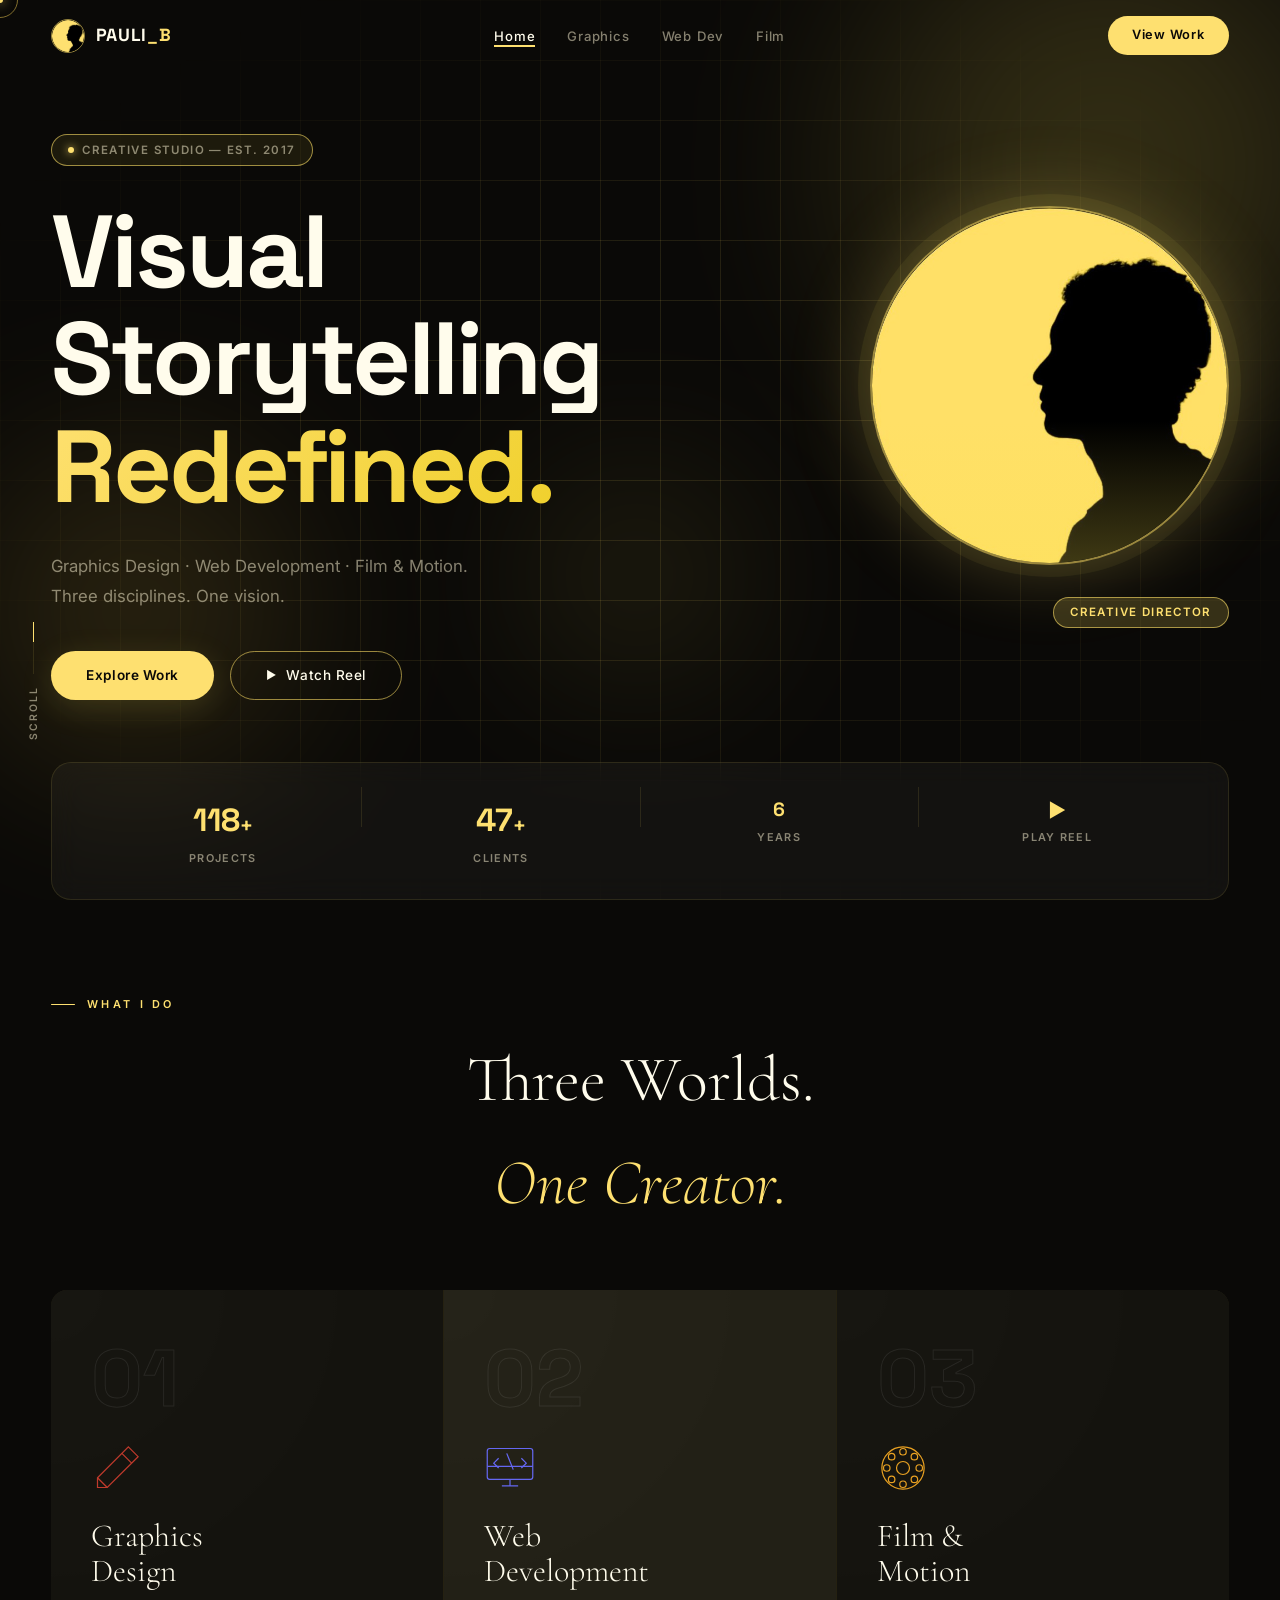
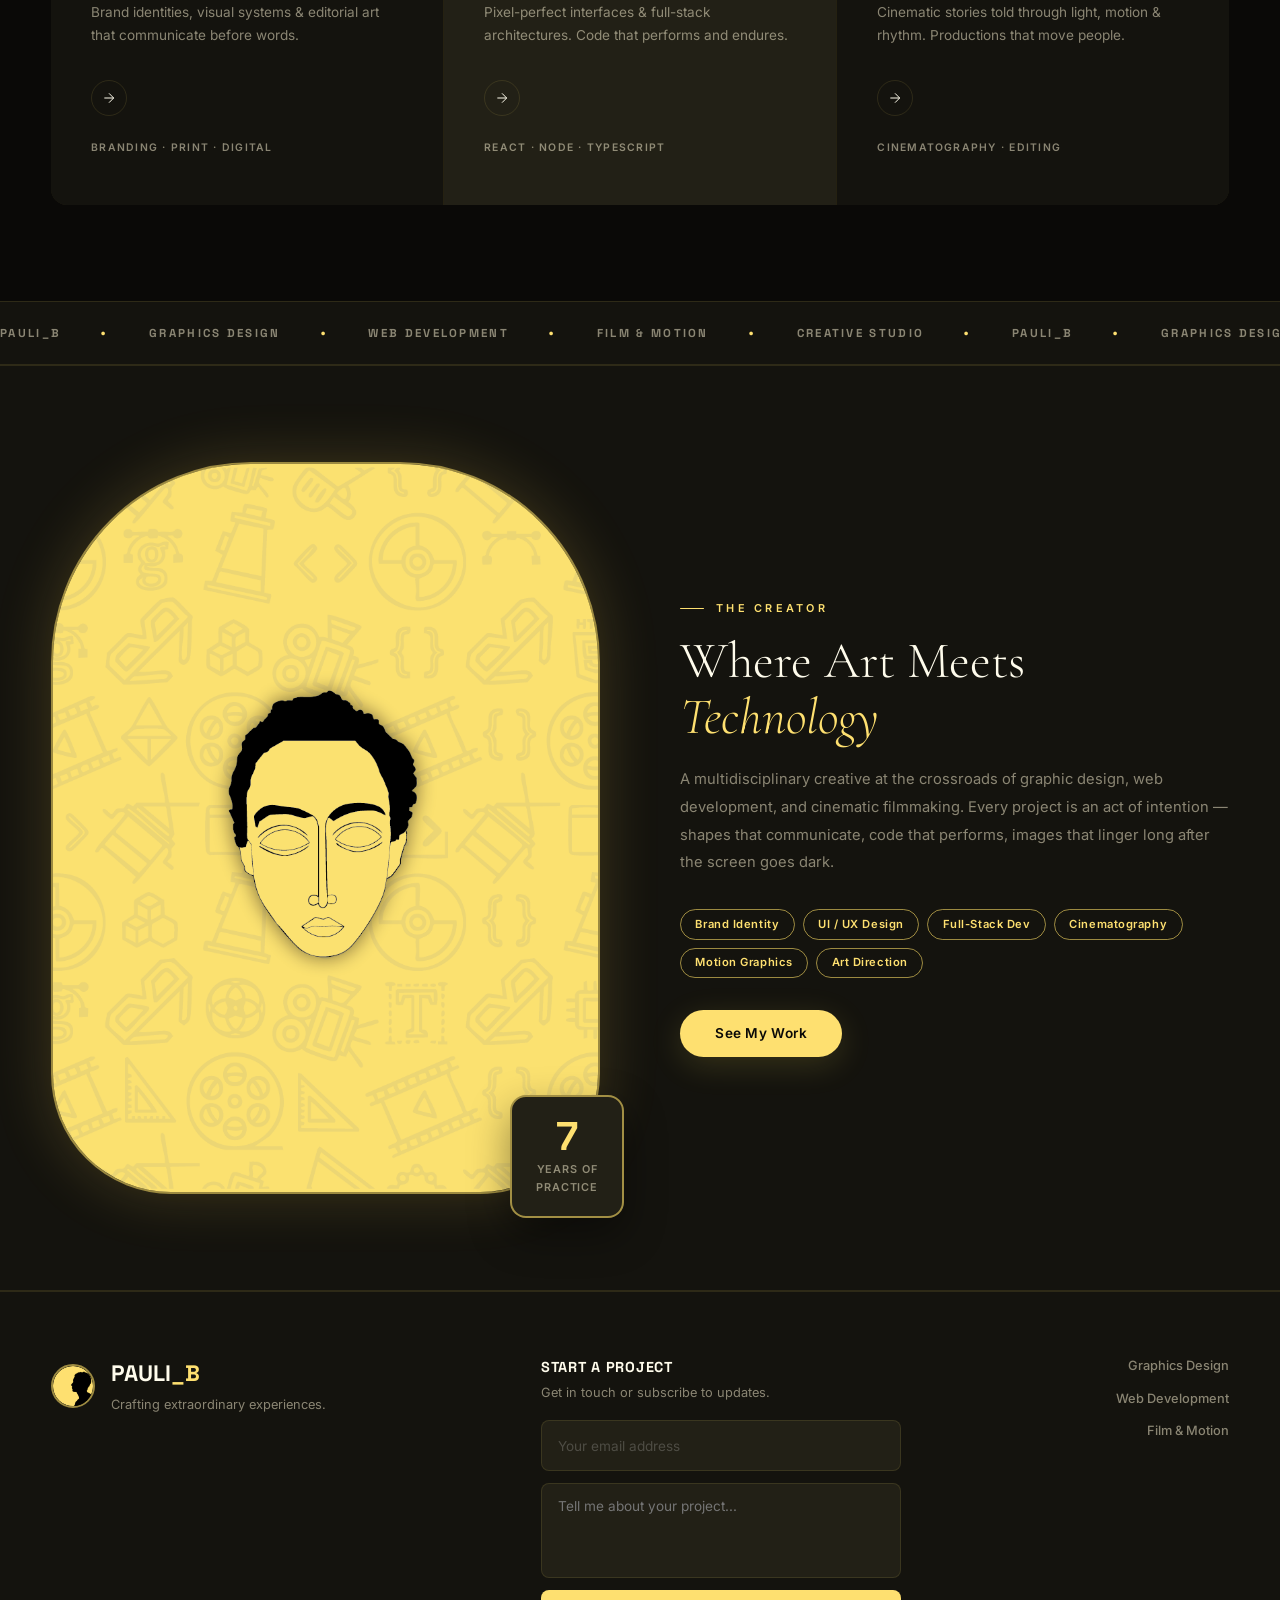
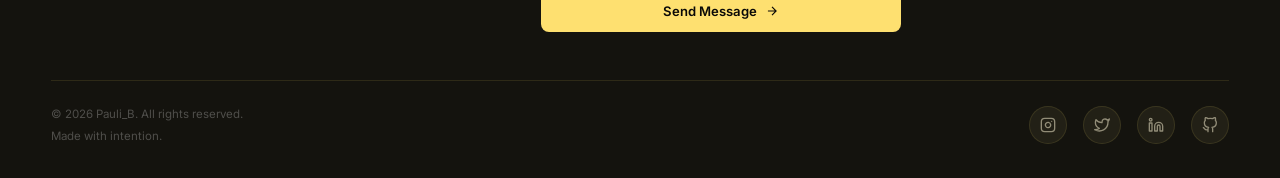
<file: index.html>
<!DOCTYPE html>
<html lang="en">
<head>
  <meta charset="UTF-8"/>
  <meta name="viewport" content="width=device-width, initial-scale=1.0"/>
  <title>PAULI_B — Creative Studio</title>
  <link rel="preconnect" href="https://fonts.googleapis.com"/>
  <link href="https://fonts.googleapis.com/css2?family=Inter:wght@300;400;500;600;700;900&family=Cormorant+Garamond:ital,wght@0,300;0,600;1,300;1,600&family=Space+Grotesk:wght@300;400;500;700&display=swap" rel="stylesheet"/>
  <link rel="stylesheet" href="css/global.css"/>
  <link rel="stylesheet" href="css/home.css"/>
</head>
<body class="page-home" data-cursor="default">

  <!-- Custom cursor -->
  <div class="cur" id="cur">
    <div class="cur-dot"></div>
    <div class="cur-ring"></div>
    <div class="cur-label" id="curLabel"></div>
  </div>

  <!-- NAV -->
  <nav class="nav" id="nav">
    <a href="index.html" class="nav-logo">
      <img src="assets/logo.jpg" alt="PB" class="nav-logo-img"/>
      <span class="nav-logo-text">PAULI<em>_B</em></span>
    </a>
    <ul class="nav-links">
      <li><a href="index.html" class="active">Home</a></li>
      <li><a href="pages/graphics.html">Graphics</a></li>
      <li><a href="pages/webdev.html">Web Dev</a></li>
      <li><a href="pages/film.html">Film</a></li>
    </ul>
    <a href="pages/graphics.html" class="nav-cta">View Work</a>
    <button class="nav-burger" id="burger" aria-label="Menu">
      <span></span><span></span>
    </button>
  </nav>

  <!-- Mobile menu -->
  <div class="mob-menu" id="mobMenu">
    <button class="mob-close" id="mobClose">&#x2715;</button>
    <nav class="mob-nav">
      <a href="index.html">Home</a>
      <a href="pages/graphics.html">Graphics</a>
      <a href="pages/webdev.html">Web Dev</a>
      <a href="pages/film.html">Film</a>
    </nav>
    <div class="mob-footer">
      <img src="assets/logo.jpg" alt="PB" class="mob-logo"/>
      <span>PAULI_B &copy; 2025</span>
    </div>
  </div>

  <!-- HERO -->
  <section class="hero">
    <div class="hero-bg">
      <div class="hero-orb orb1"></div>
      <div class="hero-orb orb2"></div>
      <div class="hero-orb orb3"></div>
      <div class="hero-grid"></div>
    </div>

    <div class="hero-content">
      <div class="hero-badge">
        <span class="badge-dot"></span>
        Creative Studio — Est. 2017
      </div>
      <h1 class="hero-title">
        <span class="ht-line">
          <span class="ht-word reveal-up">Visual</span>
        </span>
        <span class="ht-line">
          <span class="ht-word reveal-up delay-1">Storytelling</span>
        </span>
        <span class="ht-line accent-line">
          <span class="ht-word reveal-up delay-2">Redefined.</span>
        </span>
      </h1>
      <p class="hero-sub reveal-fade delay-3">
        Graphics Design · Web Development · Film &amp; Motion.<br/>
        Three disciplines. One vision.
      </p>
      <div class="hero-btns reveal-fade delay-4">
        <a href="pages/graphics.html" class="btn-primary">Explore Work</a>
        <a href="pages/film.html" class="btn-outline">
          <span class="btn-play">&#9654;</span> Watch Reel
        </a>
      </div>
    </div>

    <div class="hero-img-wrap">
      <div class="hero-img-frame">
        <img src="assets/logo.jpg" alt="Pauli_B" class="hero-img"/>
        <div class="hero-img-overlay"></div>
      </div>
      <div class="hero-img-tag">Creative Director</div>
    </div>

    <div class="hero-scroll">
      <div class="scroll-track"><div class="scroll-thumb"></div></div>
      <span>Scroll</span>
    </div>

    <!-- Stats bar -->
    <div class="hero-stats">
      <div class="hstat">
        <span class="hstat-num" data-count="120">0</span><span>+</span>
        <p>Projects</p>
      </div>
      <div class="hstat-sep"></div>
      <div class="hstat">
        <span class="hstat-num" data-count="48">0</span><span>+</span>
        <p>Clients</p>
      </div>
      <div class="hstat-sep"></div>
      <div class="hstat">
        <span class="hstat-num" data-count="7">0</span>
        <p>Years</p>
      </div>
      <div class="hstat-sep"></div>
      <div class="hstat play-trigger">
        <span class="play-icon">&#9654;</span>
        <p>Play Reel</p>
      </div>
    </div>
  </section>

  <!-- DISCIPLINES — 3 cards like the reference bottom bar -->
  <section class="disciplines">
    <div class="disc-header">
      <p class="overline">What I Do</p>
      <h2>Three Worlds.<br/><em>One Creator.</em></h2>
    </div>
    <div class="disc-grid">

      <a href="pages/graphics.html" class="disc-card" data-color="#c0392b" data-cursor="pencil">
        <div class="disc-card-bg"></div>
        <div class="disc-num">01</div>
        <div class="disc-icon">
          <!-- Pencil SVG -->
          <svg viewBox="0 0 64 64" fill="none" stroke="currentColor" stroke-width="1.5">
            <path d="M46 6L58 18L20 56H8V44L46 6Z"/>
            <path d="M38 14L50 26"/>
            <path d="M8 44L20 56"/>
          </svg>
        </div>
        <h3>Graphics<br/>Design</h3>
        <p>Brand identities, visual systems &amp; editorial art that communicate before words.</p>
        <div class="disc-arrow">
          <svg viewBox="0 0 24 24" fill="none" stroke="currentColor" stroke-width="1.5"><path d="M5 12h14M12 5l7 7-7 7"/></svg>
        </div>
        <div class="disc-tag">Branding · Print · Digital</div>
      </a>

      <a href="pages/webdev.html" class="disc-card featured" data-color="#1a1a2e" data-cursor="code">
        <div class="disc-card-bg"></div>
        <div class="disc-num">02</div>
        <div class="disc-icon">
          <!-- Monitor/Code SVG -->
          <svg viewBox="0 0 64 64" fill="none" stroke="currentColor" stroke-width="1.5">
            <rect x="4" y="8" width="56" height="38" rx="3"/>
            <path d="M4 30h56"/>
            <path d="M22 54h20M32 46v8"/>
            <path d="M18 20l-6 6 6 6M46 20l6 6-6 6M28 14l8 20"/>
          </svg>
        </div>
        <h3>Web<br/>Development</h3>
        <p>Pixel-perfect interfaces &amp; full-stack architectures. Code that performs and endures.</p>
        <div class="disc-arrow">
          <svg viewBox="0 0 24 24" fill="none" stroke="currentColor" stroke-width="1.5"><path d="M5 12h14M12 5l7 7-7 7"/></svg>
        </div>
        <div class="disc-tag">React · Node · TypeScript</div>
      </a>

      <a href="pages/film.html" class="disc-card" data-color="#0d0016" data-cursor="reel">
        <div class="disc-card-bg"></div>
        <div class="disc-num">03</div>
        <div class="disc-icon">
          <!-- Film reel SVG -->
          <svg viewBox="0 0 64 64" fill="none" stroke="currentColor" stroke-width="1.5">
            <circle cx="32" cy="32" r="26"/>
            <circle cx="32" cy="32" r="8"/>
            <circle cx="32" cy="12" r="4"/>
            <circle cx="32" cy="52" r="4"/>
            <circle cx="12" cy="32" r="4"/>
            <circle cx="52" cy="32" r="4"/>
            <circle cx="18" cy="18" r="4"/>
            <circle cx="46" cy="46" r="4"/>
            <circle cx="46" cy="18" r="4"/>
            <circle cx="18" cy="46" r="4"/>
          </svg>
        </div>
        <h3>Film &amp;<br/>Motion</h3>
        <p>Cinematic stories told through light, motion &amp; rhythm. Productions that move people.</p>
        <div class="disc-arrow">
          <svg viewBox="0 0 24 24" fill="none" stroke="currentColor" stroke-width="1.5"><path d="M5 12h14M12 5l7 7-7 7"/></svg>
        </div>
        <div class="disc-tag">Cinematography · Editing</div>
      </a>

    </div>
  </section>

  <!-- MARQUEE STRIP -->
  <div class="marquee-wrap">
    <div class="marquee-track">
      <span>PAULI_B</span><span class="mdot">·</span>
      <span>GRAPHICS DESIGN</span><span class="mdot">·</span>
      <span>WEB DEVELOPMENT</span><span class="mdot">·</span>
      <span>FILM &amp; MOTION</span><span class="mdot">·</span>
      <span>CREATIVE STUDIO</span><span class="mdot">·</span>
      <span>PAULI_B</span><span class="mdot">·</span>
      <span>GRAPHICS DESIGN</span><span class="mdot">·</span>
      <span>WEB DEVELOPMENT</span><span class="mdot">·</span>
      <span>FILM &amp; MOTION</span><span class="mdot">·</span>
      <span>CREATIVE STUDIO</span><span class="mdot">·</span>
    </div>
  </div>

  <!-- ABOUT TEASER -->
  <section class="about-teaser">
    <div class="at-img">
      <div class="at-img-frame">
        <img src="assets/me.png" alt="Pauli_B"/>
      </div>
      <div class="at-badge-float">
        <span>7</span>
        <p>Years of<br/>Practice</p>
      </div>
    </div>
    <div class="at-text">
      <p class="overline">The Creator</p>
      <h2>Where Art Meets<br/><em>Technology</em></h2>
      <p class="at-body">A multidisciplinary creative at the crossroads of graphic design, web development, and cinematic filmmaking. Every project is an act of intention — shapes that communicate, code that performs, images that linger long after the screen goes dark.</p>
      <div class="at-skills">
        <span>Brand Identity</span>
        <span>UI / UX Design</span>
        <span>Full-Stack Dev</span>
        <span>Cinematography</span>
        <span>Motion Graphics</span>
        <span>Art Direction</span>
      </div>
      <a href="pages/graphics.html" class="btn-primary" style="margin-top:2rem;display:inline-flex">See My Work</a>
    </div>
  </section>

  <!-- FOOTER -->
<footer class="footer">
    <div class="footer-inner">
      <div class="footer-top">
        <div class="footer-brand">
          <img src="assets/logo.jpg" alt="PB" class="footer-logo-img"/>
          <div>
            <div class="footer-logo-text">PAULI<em>_B</em></div>
            <p>Crafting extraordinary experiences.</p>
          </div>
        </div>
        
        <div class="footer-email-box">
          <h4>Start a Project</h4>
          <p>Get in touch or subscribe to updates.</p>
          
          <form class="footer-form stacked-form" id="contact-form" action="https://formspree.io/f/xeedlkgd" method="POST">
            <div class="form-group">
              <input type="email" name="email" placeholder="Your email address" required class="footer-input" />
            </div>
            <div class="form-group">
              <textarea name="message" placeholder="Tell me about your project..." required class="footer-textarea" rows="3"></textarea>
            </div>
            <button type="submit" class="footer-submit-btn" data-cursor="hover">
              <span>Send Message</span>
              <svg viewBox="0 0 24 24" fill="none" stroke="currentColor" stroke-width="2">
                <path d="M5 12h14M12 5l7 7-7 7"/>
              </svg>
            </button>
          </form>
          
          <p id="form-status" style="font-size: 0.75rem; margin-top: 0.5rem; display: none;"></p>
        </div>
        <nav class="footer-nav">
          <a href="pages/graphics.html" data-cursor="hover">Graphics Design</a>
          <a href="pages/webdev.html" data-cursor="hover">Web Development</a>
          <a href="pages/film.html" data-cursor="hover">Film &amp; Motion</a>
        </nav>
      </div>

      <div class="footer-bottom">
        <div class="footer-legal">
          <p>&copy; 2026 Pauli_B. All rights reserved.</p>
          <p class="footer-secret">Made with intention.</p>
        </div>

        <div class="footer-socials">
          <a href="https://instagram.com/um_pauli_b" target="_blank" rel="noopener" class="social-icon" data-cursor="hover" aria-label="Instagram">
            <svg viewBox="0 0 24 24" fill="none" stroke="currentColor" stroke-width="2" stroke-linecap="round" stroke-linejoin="round"><rect x="2" y="2" width="20" height="20" rx="5" ry="5"></rect><path d="M16 11.37A4 4 0 1 1 12.63 8 4 4 0 0 1 16 11.37z"></path><line x1="17.5" y1="6.5" x2="17.51" y2="6.5"></line></svg>
          </a>
          <a href="https://twitter.com" target="_blank" rel="noopener" class="social-icon" data-cursor="hover" aria-label="Twitter">
            <svg viewBox="0 0 24 24" fill="none" stroke="currentColor" stroke-width="2" stroke-linecap="round" stroke-linejoin="round"><path d="M23 3a10.9 10.9 0 0 1-3.14 1.53 4.48 4.48 0 0 0-7.86 3v1A10.66 10.66 0 0 1 3 4s-4 9 5 13a11.64 11.64 0 0 1-7 2c9 5 20 0 20-11.5a4.5 4.5 0 0 0-.08-.83A7.72 7.72 0 0 0 23 3z"></path></svg>
          </a>
          <a href="https://linkedin.com" target="_blank" rel="noopener" class="social-icon" data-cursor="hover" aria-label="LinkedIn">
            <svg viewBox="0 0 24 24" fill="none" stroke="currentColor" stroke-width="2" stroke-linecap="round" stroke-linejoin="round"><path d="M16 8a6 6 0 0 1 6 6v7h-4v-7a2 2 0 0 0-2-2 2 2 0 0 0-2 2v7h-4v-7a6 6 0 0 1 6-6z"></path><rect x="2" y="9" width="4" height="12"></rect><circle cx="4" cy="4" r="2"></circle></svg>
          </a>
          <a href="https://github.com/pauli-bt" target="_blank" rel="noopener" class="social-icon" data-cursor="hover" aria-label="GitHub">
            <svg viewBox="0 0 24 24" fill="none" stroke="currentColor" stroke-width="2" stroke-linecap="round" stroke-linejoin="round"><path d="M9 19c-5 1.5-5-2.5-7-3m14 6v-3.87a3.37 3.37 0 0 0-.94-2.61c3.14-.35 6.44-1.54 6.44-7A5.44 5.44 0 0 0 20 4.77 5.07 5.07 0 0 0 19.91 1S18.73.65 16 2.48a13.38 13.38 0 0 0-7 0C6.27.65 5.09 1 5.09 1A5.07 5.07 0 0 0 5 4.77a5.44 5.44 0 0 0-1.5 3.78c0 5.42 3.3 6.61 6.44 7A3.37 3.37 0 0 0 9 18.13V22"></path></svg>
          </a>
        </div>
      </div>
    </div>
  </footer>

  <script src="js/global.js"></script>
</body>
</html>
</file>
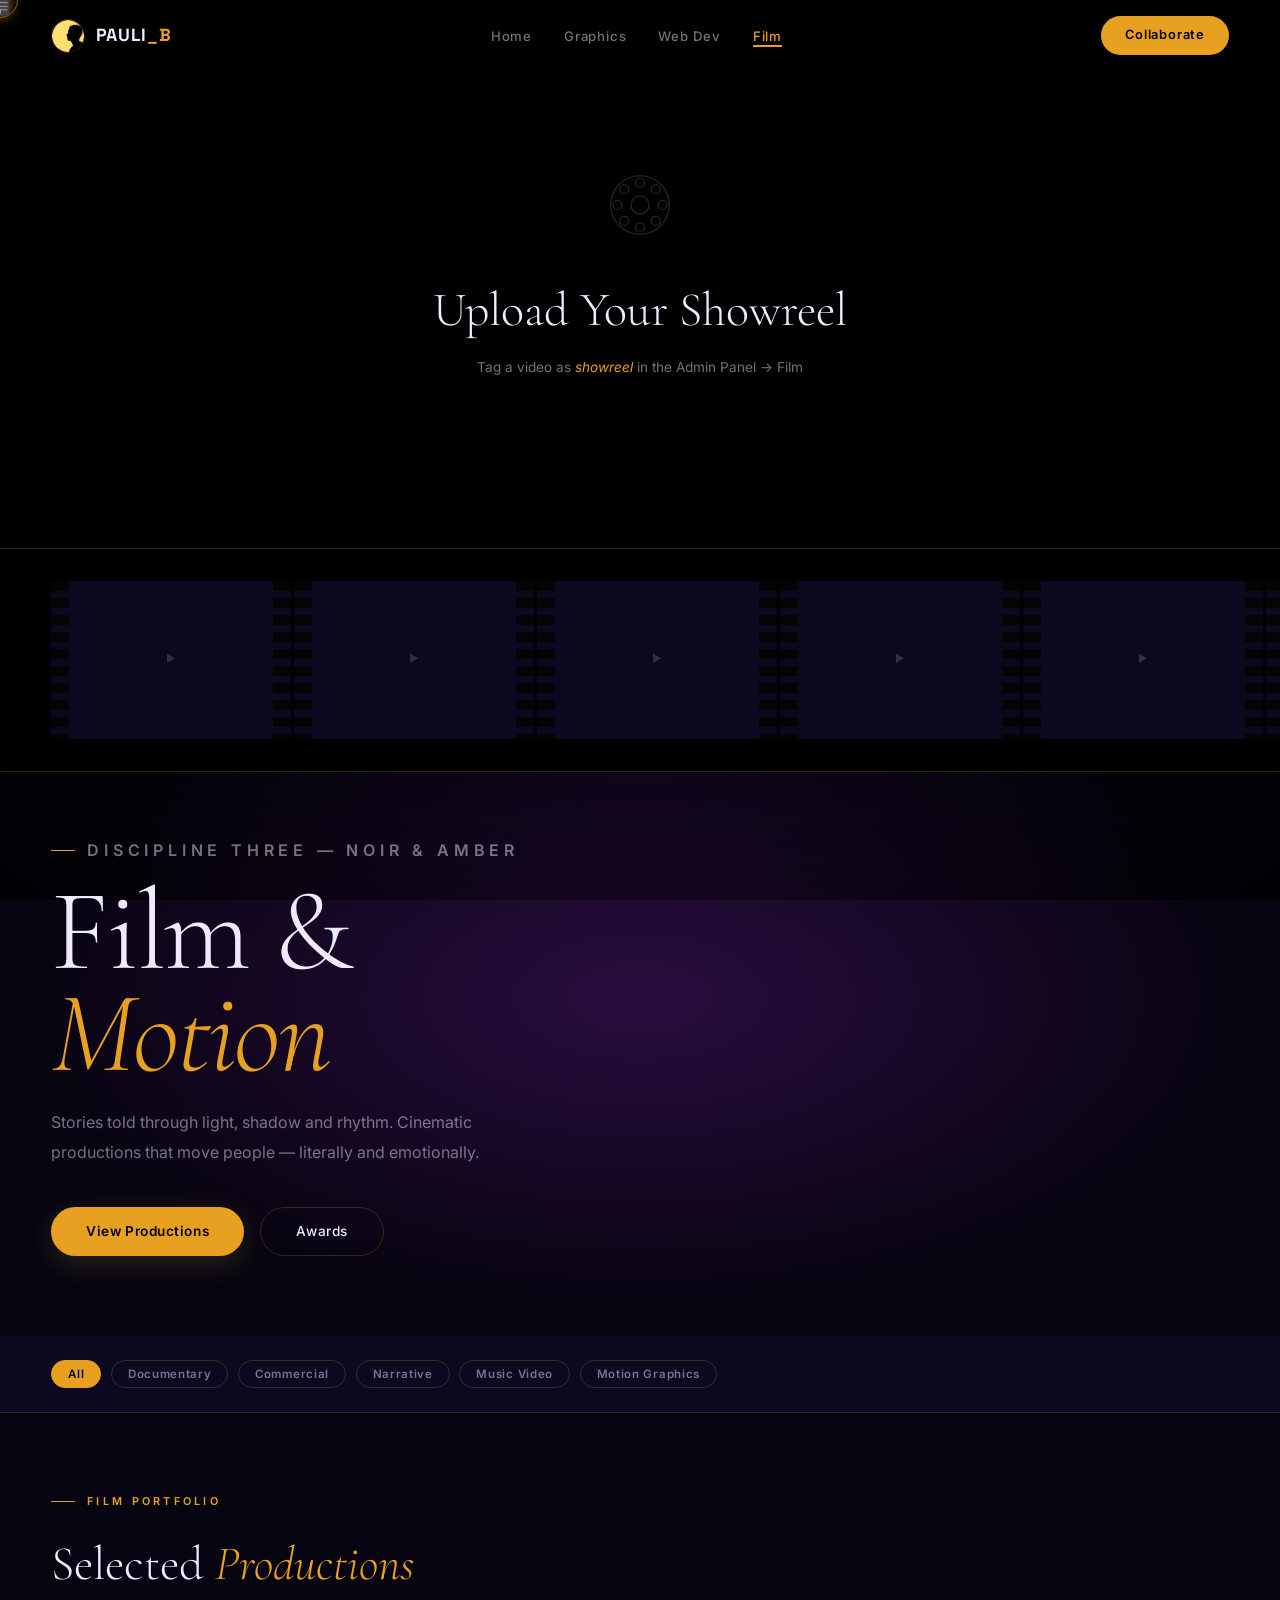
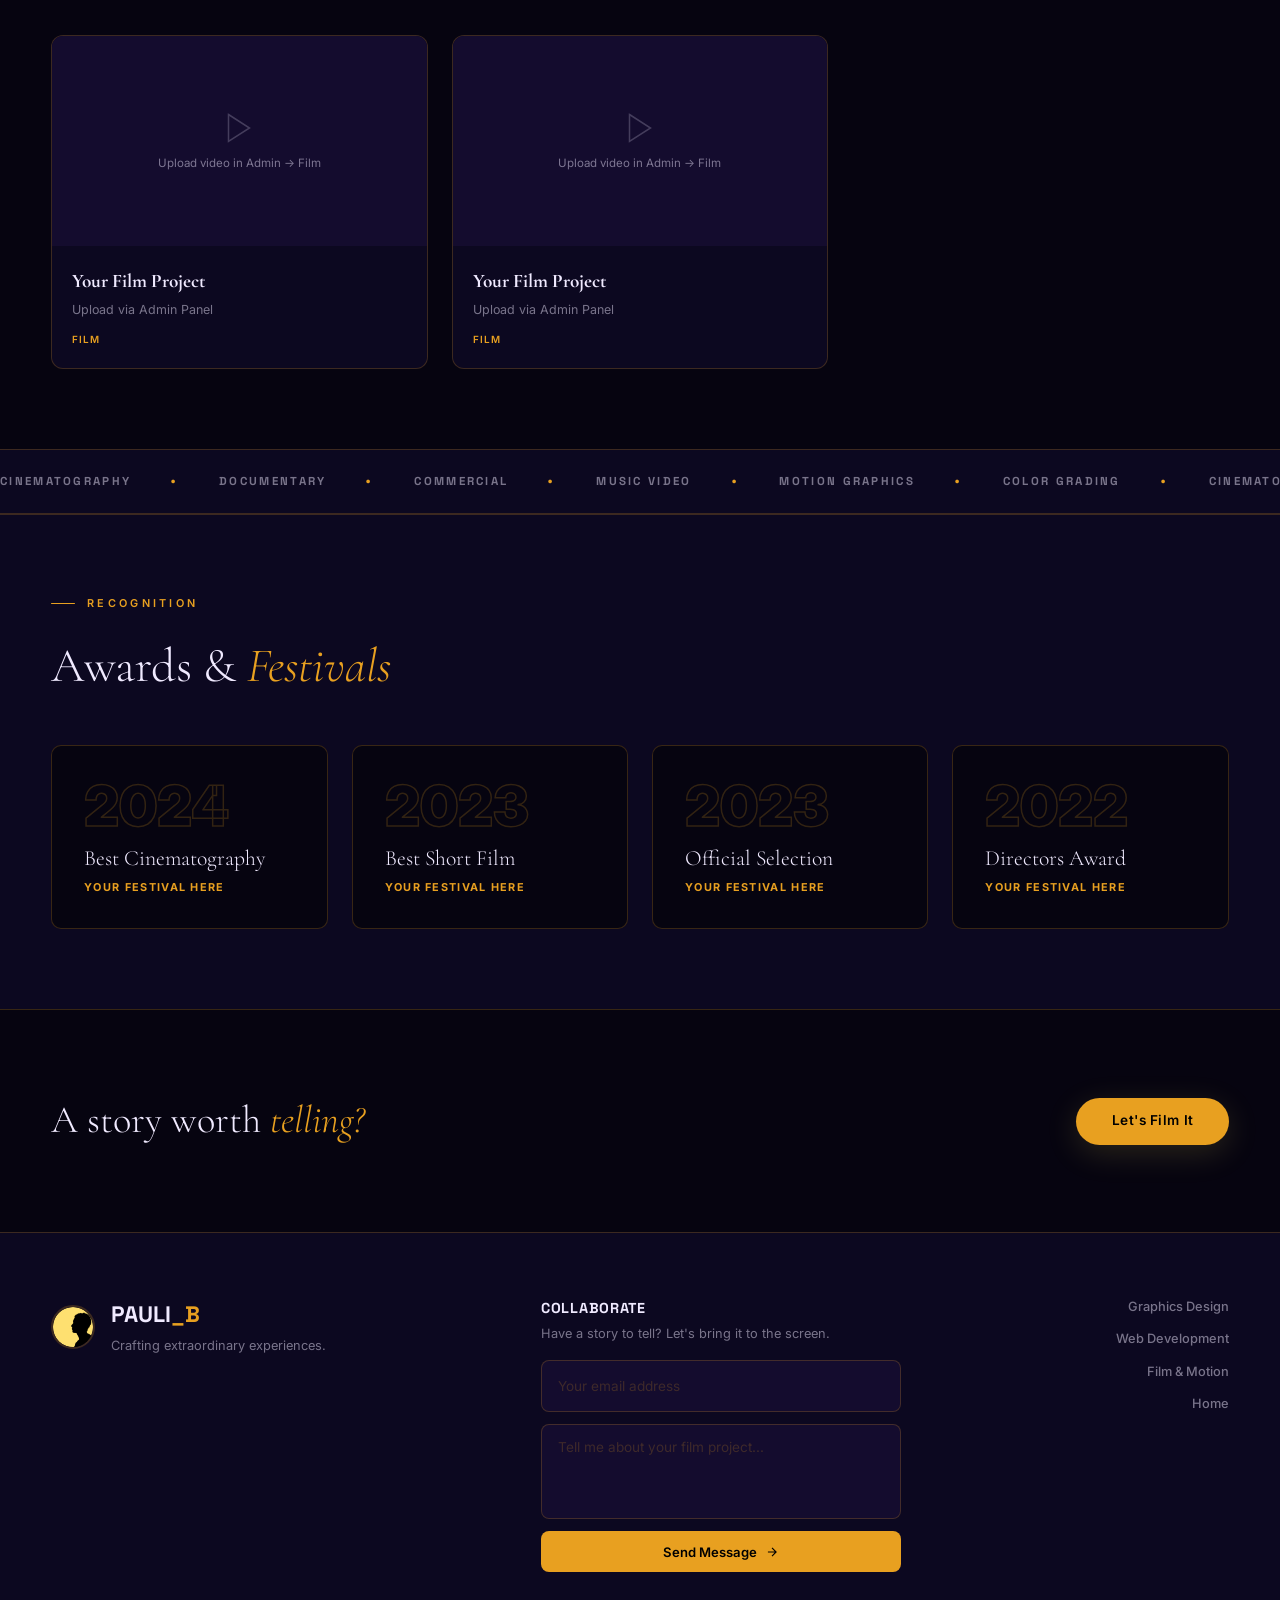
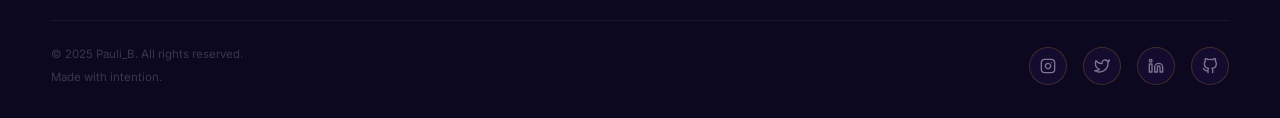
<file: pages/film.html>
<!DOCTYPE html>
<html lang="en" class="page-film">
<head>
  <meta charset="UTF-8"/>
  <meta name="viewport" content="width=device-width,initial-scale=1.0"/>
  <title>Film & Motion — PAULI_B</title>
  <link rel="preconnect" href="https://fonts.googleapis.com"/>
  <link href="https://fonts.googleapis.com/css2?family=Inter:wght@300;400;500;600;700;900&family=Cormorant+Garamond:ital,wght@0,300;0,400;0,600;1,300;1,400&family=Space+Grotesk:wght@300;400;500;700&display=swap" rel="stylesheet"/>
  <link rel="stylesheet" href="../css/global.css"/>
  <link rel="stylesheet" href="../css/pages.css"/>
  <style>
    .page-film {
      --bg:#060410; --bg2:#0c0820; --bg3:#140c2e;
      --text:#f0eaff; --dim:rgba(240,234,255,.48); --faint:rgba(240,234,255,.06);
      --accent:#e8a020; --acl:#f5c85a; --acd:rgba(232,160,32,.14); --acb:rgba(232,160,32,.22);
      background:var(--bg); color:var(--text);
    }
    /* Film grain */
    body::before { content:''; position:fixed; inset:0; z-index:0; pointer-events:none; opacity:.45;
      background-image:url("data:image/svg+xml,%3Csvg xmlns='http://www.w3.org/2000/svg' width='250' height='250'%3E%3Cfilter id='g'%3E%3CfeTurbulence type='fractalNoise' baseFrequency='.8' numOctaves='4' stitchTiles='stitch'/%3E%3C/filter%3E%3Crect width='250' height='250' filter='url(%23g)' opacity='.05'/%3E%3C/svg%3E"); }
    /* Vignette */
    body::after { content:''; position:fixed; inset:0; z-index:0; pointer-events:none; background:radial-gradient(ellipse at center,transparent 40%,rgba(0,0,0,.72) 100%); }

    .cur-dot { background:#e8a020 !important; box-shadow:0 0 14px rgba(232,160,32,.7) !important; }
    .cur-ring { border-color:rgba(232,160,32,.5) !important; }
    .overline { color:var(--accent); } .overline::before { background:var(--accent); }
    .nav-logo-text em { color:var(--accent); }
    .nav-links a.active { color:var(--accent); }
    .nav-links a::after { background:var(--accent); }
    .nav-cta { background:var(--accent); color:#000; }
    .nav-cta:hover { background:var(--acl); }
    .nav.scrolled { background:rgba(6,4,16,.93); border-bottom:1px solid var(--acb); }
    .btn-primary { background:var(--accent); color:#000; }
    .btn-primary:hover { background:var(--acl); box-shadow:0 12px 40px var(--acd); }
    .btn-outline { border-color:var(--acb); color:var(--text); }
    .btn-outline:hover { border-color:var(--accent); color:var(--accent); }
    .filt { border-color:var(--acb); color:var(--dim); }
    .filt.active,.filt:hover { background:var(--accent); color:#000; border-color:var(--accent); }
    .v-play { background:var(--accent); } .v-play svg { fill:#000; }
    .v-tag { color:var(--accent); }
    .v-card { background:var(--bg2); border-color:var(--acb); }
    .v-card:hover { border-color:var(--accent); }
    .marquee-wrap { background:var(--bg2); border-color:var(--acb); position:relative; z-index:2; }
    .marquee-track .mdot { color:var(--accent); }
    .footer { background:var(--bg2); border-color:var(--acb); position:relative; z-index:2; }
    .footer-logo-text em { color:var(--accent); }
    .footer-nav a:hover { color:var(--accent); }
    .footer-email-box h4 { color:var(--text); }
    .footer-form .form-group { background:var(--bg3); border-color:var(--acb); }
    .footer-form .form-group:focus-within { border-color:var(--accent); }
    .footer-input,.footer-textarea { color:var(--text); }
    .footer-input::placeholder,.footer-textarea::placeholder { color:rgba(232,160,32,.2); }
    .footer-submit-btn { background:var(--accent); color:#000; }
    .footer-submit-btn:hover { background:var(--acl); }
    .social-icon { background:var(--bg3); border-color:var(--acb); color:var(--dim); }
    .social-icon:hover { background:var(--accent); border-color:var(--accent); color:#000; box-shadow:0 8px 20px var(--acd); }
    .footer-bottom p { color:rgba(240,234,255,.2); }

    /* Showreel */
    .f-reel { width:100%; aspect-ratio:21/9; background:#000; position:relative; overflow:hidden; display:flex; align-items:center; justify-content:center; border-bottom:1px solid var(--acb); }
    @media(max-width:768px) { .f-reel { aspect-ratio:16/9; } }
    .f-reel video { width:100%; height:100%; object-fit:cover; }
    .f-reel-ph { text-align:center; position:relative; z-index:1; padding:2rem; }
    .f-reel-ph svg { width:72px; height:72px; margin:0 auto 1.5rem; opacity:.18; }
    .f-reel-ph h3 { font-family:var(--serif); font-size:clamp(1.8rem,4vw,3rem); font-weight:300; color:var(--text); margin-bottom:.5rem; }
    .f-reel-ph p { font-size:.85rem; color:var(--dim); }
    .f-reel-ph em { color:var(--accent); font-style:italic; }

    /* Film strip */
    .f-strip-wrap { background:#000; border-bottom:1px solid var(--acb); overflow:hidden; position:relative; z-index:2; }
    .f-strip { display:flex; gap:3px; overflow-x:auto; padding:2rem clamp(1.25rem,4vw,4rem); scrollbar-width:none; cursor:grab; }
    .f-strip:active { cursor:grabbing; }
    .f-strip::-webkit-scrollbar { display:none; }
    .f-frame { flex-shrink:0; width:clamp(180px,20vw,240px); height:clamp(118px,13vw,158px); background:var(--bg2); position:relative; overflow:hidden; }
    .f-frame::before,.f-frame::after { content:''; position:absolute; top:0; bottom:0; width:18px; background:repeating-linear-gradient(to bottom,#040404 0,#040404 10px,transparent 10px,transparent 17px); z-index:2; }
    .f-frame::before { left:0; } .f-frame::after { right:0; }
    .f-frame img { width:calc(100% - 36px); height:100%; object-fit:cover; margin:0 18px; }
    .f-frame-ph { width:100%; height:100%; display:flex; align-items:center; justify-content:center; color:var(--dim); font-size:.65rem; opacity:.35; }

    /* Hero */
    .f-hero { min-height:48vh; display:flex; align-items:flex-end; padding:4rem clamp(1.25rem,4vw,4rem) 5rem; position:relative; overflow:hidden; }
    .f-hero-bg { position:absolute; inset:0; background:radial-gradient(ellipse 70% 80% at 50% 40%,rgba(70,20,100,.55),transparent 70%),var(--bg); }
    .f-hero-content { position:relative; z-index:2; }
    .f-hero h1 { font-family:var(--serif); font-size:clamp(3.5rem,9vw,8rem); font-weight:300; line-height:.88; letter-spacing:-.02em; margin-bottom:1.5rem; }
    .f-hero h1 em { font-style:italic; color:var(--accent); }
    .f-hero p { font-size:clamp(.85rem,1.4vw,1rem); color:var(--dim); max-width:480px; line-height:1.85; }
    .f-hero-btns { margin-top:2.5rem; display:flex; gap:1rem; flex-wrap:wrap; }

    /* Genre filter */
    .f-genres { padding:1.5rem clamp(1.25rem,4vw,4rem); display:flex; gap:.6rem; flex-wrap:wrap; border-bottom:1px solid var(--acb); background:var(--bg2); position:relative; z-index:2; }

    /* Video section */
    .f-videos { padding:5rem clamp(1.25rem,4vw,4rem); position:relative; z-index:2; }

    /* Awards */
    .f-awards { padding:5rem clamp(1.25rem,4vw,4rem); background:var(--bg2); border-top:1px solid var(--acb); position:relative; z-index:2; }
    .f-awards-grid { display:grid; grid-template-columns:repeat(auto-fill,minmax(220px,1fr)); gap:1.5rem; margin-top:2.5rem; }
    .f-award-card { background:var(--bg); border:1px solid var(--acb); padding:2rem; border-radius:10px; transition:border-color .3s,transform .3s; position:relative; overflow:hidden; }
    .f-award-card::before { content:''; position:absolute; top:0; left:0; right:0; height:2px; background:linear-gradient(to right,var(--accent),transparent); transform:scaleX(0); transform-origin:left; transition:transform .4s; }
    .f-award-card:hover { border-color:var(--accent); transform:translateY(-4px); }
    .f-award-card:hover::before { transform:scaleX(1); }
    .f-award-year { font-family:'Inter',sans-serif; font-size:3.5rem; font-weight:900; color:transparent; -webkit-text-stroke:1.5px rgba(232,160,32,.2); line-height:1; margin-bottom:.4rem; }
    .f-award-title { font-family:var(--serif); font-size:1.35rem; font-weight:300; margin:.25rem 0; }
    .f-award-evt { font-size:.68rem; font-weight:700; color:var(--accent); letter-spacing:.12em; text-transform:uppercase; }

    /* CTA band */
    .f-cta { padding:5rem clamp(1.25rem,4vw,4rem); position:relative; z-index:2; display:flex; align-items:center; justify-content:space-between; gap:2rem; flex-wrap:wrap; border-top:1px solid var(--acb); }
    .f-cta h3 { font-family:var(--serif); font-size:clamp(1.8rem,3vw,2.8rem); font-weight:300; }
    .f-cta h3 em { font-style:italic; color:var(--accent); }

    /* Spinning reel on cursor */
    .reel-icon { position:absolute; top:-20px; left:-20px; font-size:26px; pointer-events:none; animation:spinReel 2s linear infinite; filter:drop-shadow(0 0 7px rgba(232,160,32,.6)); }
    @keyframes spinReel { to { transform:rotate(360deg); } }
  </style>
</head>
<body data-cursor="reel">

  <div class="cur" id="cur">
    <div class="cur-dot"></div>
    <div class="cur-ring"></div>
    <div class="reel-icon">🎬</div>
  </div>

  <nav class="nav" id="nav">
    <a href="../index.html" class="nav-logo"><img src="../assets/logo.jpg" alt="PB" class="nav-logo-img"/><span class="nav-logo-text">PAULI<em>_B</em></span></a>
    <ul class="nav-links">
      <li><a href="../index.html">Home</a></li><li><a href="graphics.html">Graphics</a></li><li><a href="webdev.html">Web Dev</a></li><li><a href="film.html" class="active">Film</a></li>
    </ul>
    <a href="#contact" class="nav-cta">Collaborate</a>
    <button class="nav-burger" id="burger"><span></span><span></span></button>
  </nav>
  <div class="mob-menu" id="mobMenu">
    <button class="mob-close" id="mobClose">✕</button>
    <nav class="mob-nav"><a href="../index.html">Home</a><a href="graphics.html">Graphics</a><a href="webdev.html">Web Dev</a><a href="film.html">Film</a><a href="#contact">Collaborate</a></nav>
    <div class="mob-footer"><img src="../assets/logo.jpg" alt="PB" class="mob-logo"/><span>PAULI_B © 2025</span></div>
  </div>

  <!-- SHOWREEL — full cinematic width -->
  <div class="f-reel" id="fReel" style="position:relative;z-index:2">
    <div id="fReelPh" class="f-reel-ph">
      <svg viewBox="0 0 64 64" fill="none" stroke="currentColor" stroke-width="1">
        <circle cx="32" cy="32" r="26"/>
        <circle cx="32" cy="32" r="8"/>
        <circle cx="32" cy="12" r="4"/><circle cx="32" cy="52" r="4"/>
        <circle cx="12" cy="32" r="4"/><circle cx="52" cy="32" r="4"/>
        <circle cx="18" cy="18" r="4"/><circle cx="46" cy="46" r="4"/>
        <circle cx="46" cy="18" r="4"/><circle cx="18" cy="46" r="4"/>
      </svg>
      <h3>Upload Your Showreel</h3>
      <p>Tag a video as <em>showreel</em> in the Admin Panel → Film</p>
    </div>
  </div>

  <!-- FILM STRIP -->
  <div class="f-strip-wrap">
    <div class="f-strip" id="fStrip">
      <div class="f-frame"><div class="f-frame-ph">▶</div></div>
      <div class="f-frame"><div class="f-frame-ph">▶</div></div>
      <div class="f-frame"><div class="f-frame-ph">▶</div></div>
      <div class="f-frame"><div class="f-frame-ph">▶</div></div>
      <div class="f-frame"><div class="f-frame-ph">▶</div></div>
      <div class="f-frame"><div class="f-frame-ph">▶</div></div>
      <div class="f-frame"><div class="f-frame-ph">▶</div></div>
      <div class="f-frame"><div class="f-frame-ph">▶</div></div>
    </div>
  </div>

  <!-- HERO TEXT -->
  <section class="f-hero">
    <div class="f-hero-bg"></div>
    <div class="f-hero-content reveal-up">
      <p class="overline">Discipline Three — Noir &amp; Amber</p>
      <h1>Film &amp;<br/><em>Motion</em></h1>
      <p>Stories told through light, shadow and rhythm. Cinematic productions that move people — literally and emotionally.</p>
      <div class="f-hero-btns">
        <a href="#productions" class="btn-primary">View Productions</a>
        <a href="#awards" class="btn-outline">Awards</a>
      </div>
    </div>
  </section>

  <!-- GENRE FILTER -->
  <div class="f-genres">
    <button class="filt active" data-filter="all">All</button>
    <button class="filt" data-filter="documentary">Documentary</button>
    <button class="filt" data-filter="commercial">Commercial</button>
    <button class="filt" data-filter="narrative">Narrative</button>
    <button class="filt" data-filter="music-video">Music Video</button>
    <button class="filt" data-filter="motion">Motion Graphics</button>
  </div>

  <!-- VIDEO GRID -->
  <section class="f-videos" id="productions">
    <p class="overline">Film Portfolio</p>
    <h2 style="font-family:var(--serif);font-size:clamp(2rem,4vw,3rem);font-weight:300;margin-bottom:2rem">Selected <em style="font-style:italic;color:var(--accent)">Productions</em></h2>
    <div class="video-grid" id="fVideos">
      <div class="v-card"><div class="v-thumb" style="padding:2.5rem;flex-direction:column;gap:.5rem"><svg width="36" height="36" viewBox="0 0 24 24" fill="none" stroke="currentColor" stroke-width="1" style="margin:0 auto;opacity:.22"><polygon points="5 3 19 12 5 21 5 3"/></svg><p style="font-size:.72rem;color:var(--dim);text-align:center">Upload video in Admin → Film</p></div><div class="v-info"><h4 style="font-family:var(--serif)">Your Film Project</h4><p>Upload via Admin Panel</p><div class="v-meta"><span class="v-tag">Film</span></div></div></div>
      <div class="v-card"><div class="v-thumb" style="padding:2.5rem;flex-direction:column;gap:.5rem"><svg width="36" height="36" viewBox="0 0 24 24" fill="none" stroke="currentColor" stroke-width="1" style="margin:0 auto;opacity:.22"><polygon points="5 3 19 12 5 21 5 3"/></svg><p style="font-size:.72rem;color:var(--dim);text-align:center">Upload video in Admin → Film</p></div><div class="v-info"><h4 style="font-family:var(--serif)">Your Film Project</h4><p>Upload via Admin Panel</p><div class="v-meta"><span class="v-tag">Film</span></div></div></div>
    </div>
  </section>

  <!-- MARQUEE -->
  <div class="marquee-wrap">
    <div class="marquee-track">
      <span>CINEMATOGRAPHY</span><span class="mdot">·</span><span>DOCUMENTARY</span><span class="mdot">·</span><span>COMMERCIAL</span><span class="mdot">·</span><span>MUSIC VIDEO</span><span class="mdot">·</span><span>MOTION GRAPHICS</span><span class="mdot">·</span><span>COLOR GRADING</span><span class="mdot">·</span><span>CINEMATOGRAPHY</span><span class="mdot">·</span><span>DOCUMENTARY</span><span class="mdot">·</span><span>COMMERCIAL</span><span class="mdot">·</span><span>MUSIC VIDEO</span><span class="mdot">·</span><span>MOTION GRAPHICS</span><span class="mdot">·</span><span>COLOR GRADING</span><span class="mdot">·</span>
    </div>
  </div>

  <!-- AWARDS -->
  <section class="f-awards" id="awards">
    <p class="overline">Recognition</p>
    <h2 style="font-family:var(--serif);font-size:clamp(2rem,4vw,3rem);font-weight:300">Awards &amp; <em style="font-style:italic;color:var(--accent)">Festivals</em></h2>
    <div class="f-awards-grid">
      <div class="f-award-card reveal-up"><div class="f-award-year">2024</div><h3 class="f-award-title">Best Cinematography</h3><p class="f-award-evt">Your Festival Here</p></div>
      <div class="f-award-card reveal-up delay-1"><div class="f-award-year">2023</div><h3 class="f-award-title">Best Short Film</h3><p class="f-award-evt">Your Festival Here</p></div>
      <div class="f-award-card reveal-up delay-2"><div class="f-award-year">2023</div><h3 class="f-award-title">Official Selection</h3><p class="f-award-evt">Your Festival Here</p></div>
      <div class="f-award-card reveal-up delay-3"><div class="f-award-year">2022</div><h3 class="f-award-title">Directors Award</h3><p class="f-award-evt">Your Festival Here</p></div>
    </div>
  </section>

  <!-- CTA BAND -->
  <div class="f-cta">
    <h3>A story worth <em>telling?</em></h3>
    <a href="#contact" class="btn-primary">Let's Film It</a>
  </div>

  <!-- VIDEO MODAL -->
  <div class="v-modal" id="vModal"><div class="v-modal-inner"><button class="v-modal-close">✕</button><video id="vModalVid" controls></video></div></div>

  <!-- FOOTER -->
  <footer class="footer" id="contact">
    <div class="footer-inner">
      <div class="footer-top">
        <div class="footer-brand"><img src="../assets/logo.jpg" alt="PB" class="footer-logo-img"/><div><div class="footer-logo-text">PAULI<em>_B</em></div><p>Crafting extraordinary experiences.</p></div></div>
        <div class="footer-email-box">
          <h4>Collaborate</h4>
          <p>Have a story to tell? Let's bring it to the screen.</p>
          <form class="footer-form stacked-form" id="contact-form" action="https://formspree.io/f/xeedlkgd" method="POST">
            <div class="form-group"><input type="email" name="email" placeholder="Your email address" required class="footer-input"/></div>
            <div class="form-group"><textarea name="message" placeholder="Tell me about your film project..." required class="footer-textarea" rows="3"></textarea></div>
            <button type="submit" class="footer-submit-btn"><span>Send Message</span><svg viewBox="0 0 24 24" fill="none" stroke="currentColor" stroke-width="2"><path d="M5 12h14M12 5l7 7-7 7"/></svg></button>
          </form>
          <p id="form-status" style="font-size:.75rem;margin-top:.5rem;display:none;color:var(--accent)"></p>
        </div>
        <nav class="footer-nav"><a href="graphics.html">Graphics Design</a><a href="webdev.html">Web Development</a><a href="film.html">Film &amp; Motion</a><a href="../index.html">Home</a></nav>
      </div>
      <div class="footer-bottom">
        <div class="footer-legal"><p>© 2025 Pauli_B. All rights reserved.</p><p class="footer-secret">Made with intention.</p></div>
        <div class="footer-socials">
          <a href="https://instagram.com/um_pauli_b" target="_blank" rel="noopener" class="social-icon" aria-label="Instagram"><svg viewBox="0 0 24 24" fill="none" stroke="currentColor" stroke-width="2" stroke-linecap="round" stroke-linejoin="round"><rect x="2" y="2" width="20" height="20" rx="5" ry="5"/><path d="M16 11.37A4 4 0 1 1 12.63 8 4 4 0 0 1 16 11.37z"/><line x1="17.5" y1="6.5" x2="17.51" y2="6.5"/></svg></a>
          <a href="https://twitter.com" target="_blank" rel="noopener" class="social-icon" aria-label="Twitter/X"><svg viewBox="0 0 24 24" fill="none" stroke="currentColor" stroke-width="2" stroke-linecap="round" stroke-linejoin="round"><path d="M23 3a10.9 10.9 0 0 1-3.14 1.53 4.48 4.48 0 0 0-7.86 3v1A10.66 10.66 0 0 1 3 4s-4 9 5 13a11.64 11.64 0 0 1-7 2c9 5 20 0 20-11.5a4.5 4.5 0 0 0-.08-.83A7.72 7.72 0 0 0 23 3z"/></svg></a>
          <a href="https://linkedin.com" target="_blank" rel="noopener" class="social-icon" aria-label="LinkedIn"><svg viewBox="0 0 24 24" fill="none" stroke="currentColor" stroke-width="2" stroke-linecap="round" stroke-linejoin="round"><path d="M16 8a6 6 0 0 1 6 6v7h-4v-7a2 2 0 0 0-2-2 2 2 0 0 0-2 2v7h-4v-7a6 6 0 0 1 6-6z"/><rect x="2" y="9" width="4" height="12"/><circle cx="4" cy="4" r="2"/></svg></a>
          <a href="https://github.com/pauli-bt" target="_blank" rel="noopener" class="social-icon" aria-label="GitHub"><svg viewBox="0 0 24 24" fill="none" stroke="currentColor" stroke-width="2" stroke-linecap="round" stroke-linejoin="round"><path d="M9 19c-5 1.5-5-2.5-7-3m14 6v-3.87a3.37 3.37 0 0 0-.94-2.61c3.14-.35 6.44-1.54 6.44-7A5.44 5.44 0 0 0 20 4.77 5.07 5.07 0 0 0 19.91 1S18.73.65 16 2.48a13.38 13.38 0 0 0-7 0C6.27.65 5.09 1 5.09 1A5.07 5.07 0 0 0 5 4.77a5.44 5.44 0 0 0-1.5 3.78c0 5.42 3.3 6.61 6.44 7A3.37 3.37 0 0 0 9 18.13V22"/></svg></a>
        </div>
      </div>
    </div>
  </footer>

  <script src="../js/storage.js"></script>
  <script src="../js/gallery-loader.js"></script>
  <script src="../js/global.js"></script>
  <script>
    document.addEventListener('DOMContentLoaded', () =>
      loadPageFiles('film', { videos:'fVideos', filmStrip:'fStrip', reel:'fReel', reelPh:'fReelPh' })
    );
    const form = document.getElementById('contact-form'), status = document.getElementById('form-status');
    if (form) form.addEventListener('submit', async e => {
      e.preventDefault(); const btn = form.querySelector('button[type=submit]');
      btn.textContent = 'Sending…'; btn.disabled = true;
      const res = await fetch(form.action, { method:'POST', body:new FormData(form), headers:{Accept:'application/json'} });
      status.style.display = 'block';
      if (res.ok) { status.textContent = '✓ Message sent! I\'ll be in touch soon.'; form.reset(); }
      else { status.textContent = '✗ Something went wrong. Please try again.'; status.style.color='#ef4444'; }
      btn.textContent = 'Send Message'; btn.disabled = false;
    });
  </script>
</body>
</html>
</file>
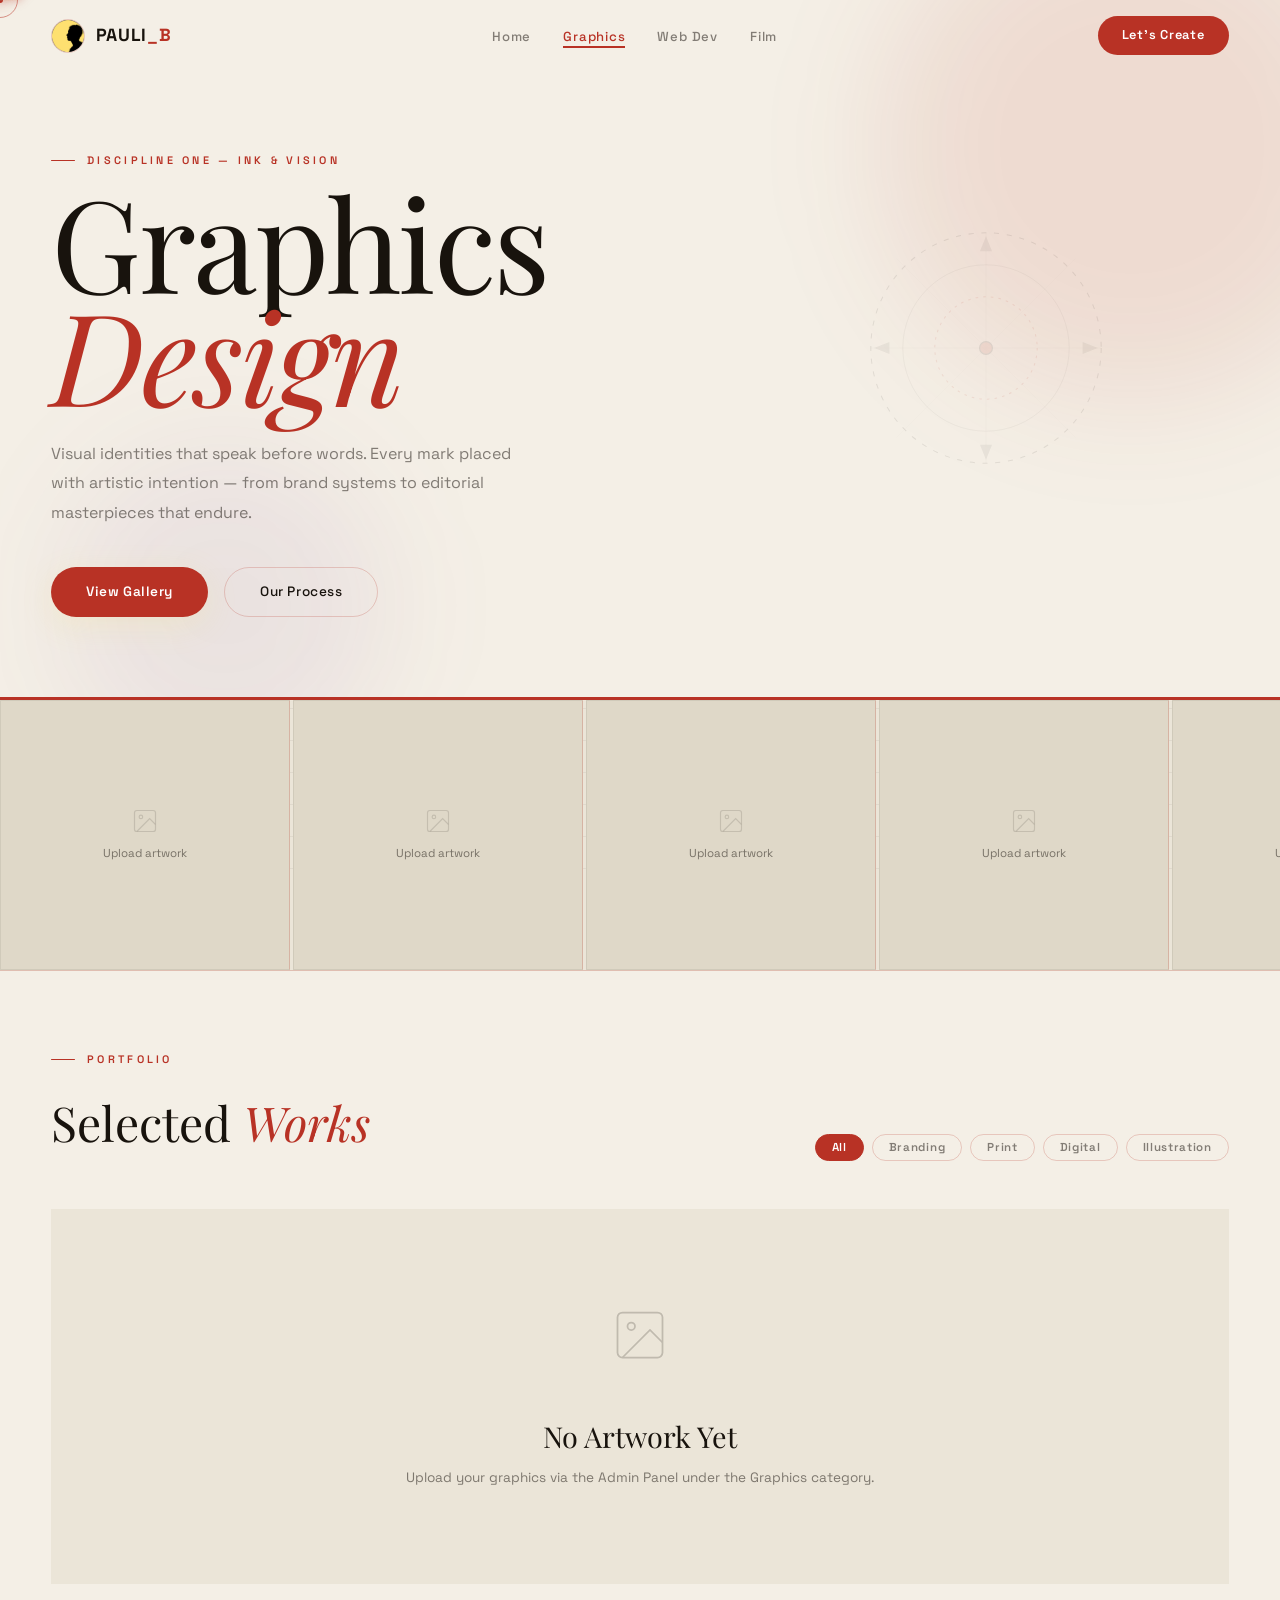
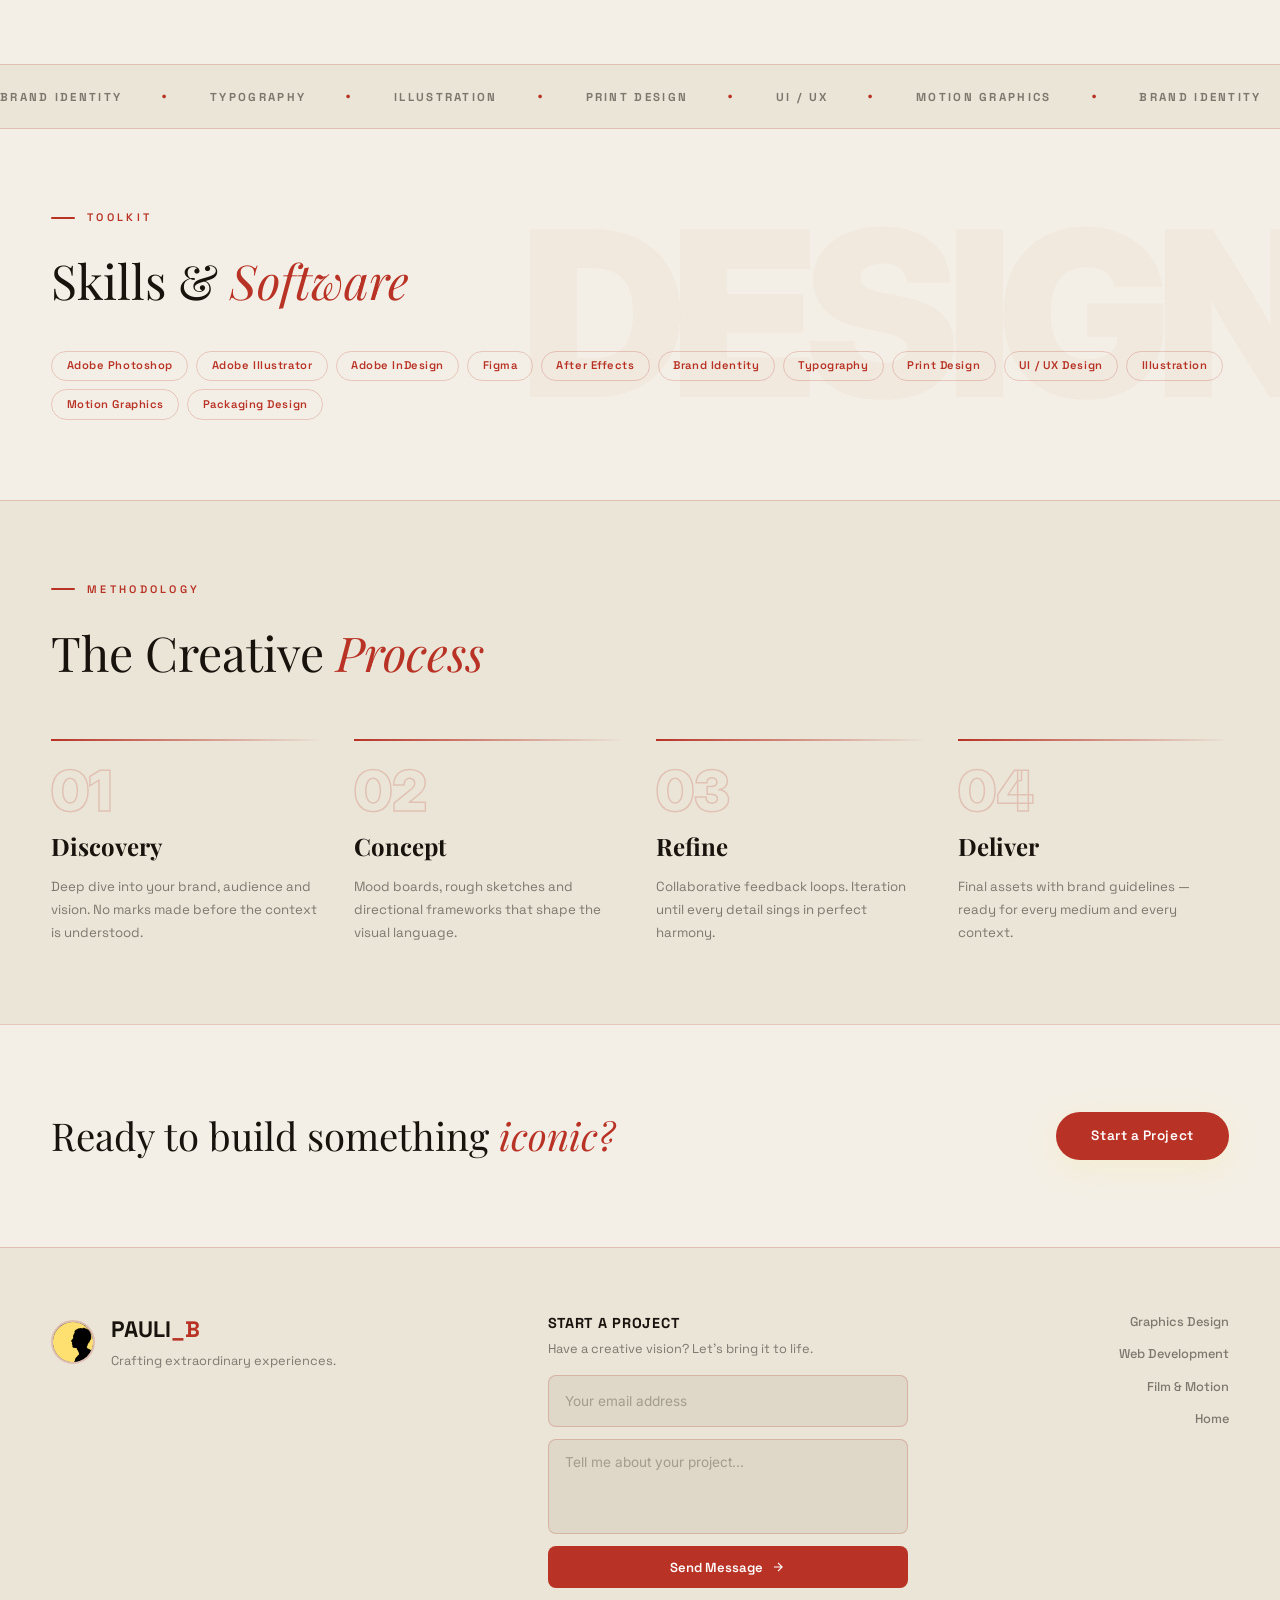
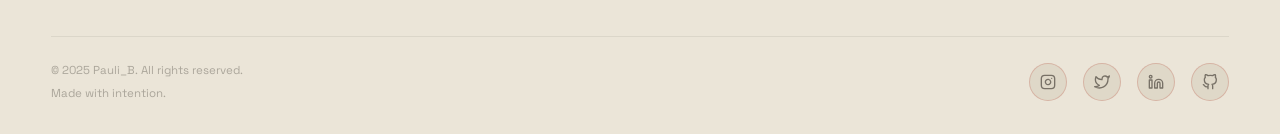
<file: pages/graphics.html>
<!DOCTYPE html>
<html lang="en" class="page-graphics">
<head>
  <meta charset="UTF-8"/>
  <meta name="viewport" content="width=device-width,initial-scale=1.0"/>
  <title>Graphics Design — PAULI_B</title>
  <link rel="preconnect" href="https://fonts.googleapis.com"/>
  <link href="https://fonts.googleapis.com/css2?family=Inter:wght@300;400;500;600;700;900&family=Cormorant+Garamond:ital,wght@0,300;0,400;0,600;1,300;1,400&family=Playfair+Display:ital,wght@0,400;0,700;1,400&family=Space+Grotesk:wght@300;400;500;700&display=swap" rel="stylesheet"/>
  <link rel="stylesheet" href="../css/global.css"/>
  <link rel="stylesheet" href="../css/pages.css"/>
  <style>
    /* ── Graphics page token overrides ── */
    .page-graphics {
      --bg:#f4efe6; --bg2:#ebe5d8; --bg3:#dfd8c8;
      --text:#18130d; --dim:rgba(24,19,13,.52); --faint:rgba(24,19,13,.07);
      --accent:#b83225; --acl:#d9534f; --acd:rgba(184,50,37,.12); --acb:rgba(184,50,37,.22);
      background:var(--bg); color:var(--text);
    }
    /* Ruled-paper texture */
    body::before { content:''; position:fixed; inset:0; z-index:0; pointer-events:none;
      background-image: repeating-linear-gradient(0deg, transparent, transparent 31px, rgba(24,19,13,.055) 31px, rgba(24,19,13,.055) 32px); }
    /* Cursor */
    .cur-dot { background:#b83225 !important; box-shadow:0 0 14px rgba(184,50,37,.7) !important; }
    .cur-ring { border-color:rgba(184,50,37,.5) !important; }
    /* Nav on light bg */
    .nav { color:var(--text); }
    .nav-logo-text { color:var(--text); }
    .nav-logo-text em { color:var(--accent); }
    .nav-logo-img { border-color:var(--acb); }
    .nav-links a { color:var(--dim); }
    .nav-links a:hover, .nav-links a.active { color:var(--text); }
    .nav-links a::after { background:var(--accent); }
    .nav-links a.active { color:var(--accent); }
    .nav-burger span { background:var(--text); }
    .nav-cta { background:var(--accent); color:#fff; }
    .nav-cta:hover { background:var(--acl); }
    .nav.scrolled { background:rgba(244,239,230,.93); border-bottom:1px solid var(--acb); }
    /* Overline */
    .overline { color:var(--accent); }
    .overline::before { background:var(--accent); }
    /* Buttons */
    .btn-primary { background:var(--accent); color:#fff; }
    .btn-primary:hover { background:var(--acl); box-shadow:0 12px 40px var(--acd); }
    .btn-outline { border-color:var(--acb); color:var(--text); }
    .btn-outline:hover { border-color:var(--accent); color:var(--accent); }
    /* Filter pills */
    .filt { border-color:var(--acb); color:var(--dim); }
    .filt.active,.filt:hover { background:var(--accent); color:#fff; border-color:var(--accent); }
    /* Gallery */
    .g-item { background:var(--bg3); border:1px solid rgba(184,50,37,.12); }
    .gallery-empty { background:var(--bg2); }
    .gallery-empty h4 { color:var(--text); }
    /* Marquee */
    .marquee-wrap { background:var(--bg2); border-color:var(--acb); }
    .marquee-track span { color:var(--dim); }
    .marquee-track .mdot { color:var(--accent); }
    /* Footer on cream */
    .footer { background:var(--bg2); border-color:var(--acb); }
    .footer-logo-text em { color:var(--accent); }
    .footer-brand p { color:var(--dim); }
    .footer-nav a { color:var(--dim); }
    .footer-nav a:hover { color:var(--accent); }
    .footer-bottom p { color:rgba(24,19,13,.3); }
    .footer-email-box h4 { color:var(--text); }
    .footer-email-box p { color:var(--dim); }
    .footer-input,.footer-textarea { color:var(--text); }
    .footer-input::placeholder,.footer-textarea::placeholder { color:rgba(24,19,13,.3); }
    .footer-form .form-group { background:var(--bg3); border-color:var(--acb); }
    .footer-submit-btn { background:var(--accent); color:#fff; }
    .footer-submit-btn:hover { background:var(--acl); }
    .social-icon { background:var(--bg3); border-color:var(--acb); color:var(--dim); }
    .social-icon:hover { background:var(--accent); border-color:var(--accent); color:#fff; box-shadow:0 8px 20px var(--acd); }
    /* Process items */
    .g-process-item::before { background:linear-gradient(to right,var(--accent),transparent); }
    .g-step-num { -webkit-text-stroke-color:rgba(184,50,37,.2); }

    /* ── HERO ── */
    .g-hero { min-height:65vh; display:flex; align-items:flex-end; padding:calc(var(--nav-h) + 5rem) clamp(1.25rem,4vw,4rem) 5rem; position:relative; overflow:hidden; background:var(--bg); }
    .g-hero-blobs { position:absolute; inset:0; pointer-events:none; }
    .g-blob { position:absolute; border-radius:50%; filter:blur(60px); }
    .g-blob1 { width:500px; height:500px; background:rgba(184,50,37,.1); top:-15%; right:-8%; }
    .g-blob2 { width:320px; height:320px; background:rgba(120,60,160,.07); bottom:-10%; left:5%; }
    /* Compass SVG decoration */
    .g-compass { position:absolute; right:clamp(5rem,13vw,14rem); top:50%; transform:translateY(-50%); width:clamp(160px,20vw,280px); opacity:.12; pointer-events:none; animation:compSpin 70s linear infinite; }
    @keyframes compSpin { to { transform:translateY(-50%) rotate(360deg); } }
    .g-hero-content { position:relative; z-index:2; }
    .g-hero-title { font-family:'Playfair Display',serif; font-size:clamp(4rem,10vw,9rem); font-weight:400; line-height:.88; letter-spacing:-.02em; margin-bottom:1.75rem; }
    .g-hero-title em { font-style:italic; color:var(--accent); }
    .g-hero-sub { font-size:clamp(.85rem,1.4vw,1rem); color:var(--dim); max-width:480px; line-height:1.85; }
    .g-hero-btns { margin-top:2.5rem; display:flex; gap:1rem; flex-wrap:wrap; }

    /* ── SCROLLING STRIP ── */
    .g-strip-wrap { background:var(--bg2); border-top:3px solid var(--accent); border-bottom:1px solid var(--acb); overflow:hidden; }
    .g-strip { display:flex; gap:3px; overflow-x:auto; scrollbar-width:thin; }
    .g-strip::-webkit-scrollbar { display:none; }
    .g-strip-item { flex-shrink:0; width:clamp(200px,22vw,270px); height:clamp(200px,22vw,270px); background:var(--bg3); overflow:hidden; position:relative; border-right:1px solid var(--acb); transition:transform .4s; }
    .g-strip-item:hover { transform:scaleY(1.02); z-index:2; }
    .g-strip-item img { width:100%; height:100%; object-fit:cover; transition:transform .5s; }
    .g-strip-item:hover img { transform:scale(1.05); }
    .g-strip-ph { width:100%; height:100%; display:flex; flex-direction:column; align-items:center; justify-content:center; gap:.6rem; color:var(--dim); font-size:.72rem; }
    .g-strip-ph svg { width:28px; height:28px; opacity:.25; }

    /* ── GALLERY ── */
    .gallery-section { padding:5rem clamp(1.25rem,4vw,4rem); background:var(--bg); }

    /* ── SKILLS ── */
    .g-skills { padding:5rem clamp(1.25rem,4vw,4rem); background:var(--bg); position:relative; overflow:hidden; }
    .g-skills::before { content:'DESIGN'; font-family:'Inter',sans-serif; font-weight:900; font-size:clamp(5rem,18vw,18rem); color:rgba(184,50,37,.035); position:absolute; right:-2rem; top:50%; transform:translateY(-50%); pointer-events:none; letter-spacing:-.06em; line-height:1; }
    .skills-cloud { display:flex; flex-wrap:wrap; gap:.5rem; margin-top:2rem; }
    .skill-pill { padding:.32rem .9rem; border-radius:100px; border:1.5px solid var(--acb); color:var(--accent); font-size:.7rem; font-weight:600; letter-spacing:.05em; transition:all .2s; cursor:none; }
    .skill-pill:hover { background:var(--accent); color:#fff; border-color:var(--accent); }

    /* ── PROCESS ── */
    .g-process { padding:5rem clamp(1.25rem,4vw,4rem); background:var(--bg2); border-top:1px solid var(--acb); }
    .g-process-grid { display:grid; grid-template-columns:repeat(auto-fill,minmax(220px,1fr)); gap:2rem; margin-top:3rem; }
    .g-process-item { padding-top:1.5rem; position:relative; }
    .g-process-item::before { content:''; position:absolute; top:0; left:0; right:0; height:2px; background:linear-gradient(to right,var(--accent),transparent); }
    .g-step-num { font-family:'Inter',sans-serif; font-size:3.5rem; font-weight:900; color:transparent; -webkit-text-stroke:1.5px rgba(184,50,37,.2); line-height:1; margin-bottom:.5rem; }
    .g-step-title { font-family:'Playfair Display',serif; font-size:1.5rem; margin:.4rem 0 .6rem; }
    .g-step-desc { font-size:.83rem; color:var(--dim); line-height:1.75; }

    /* ── CTA BAND ── */
    .g-cta-band { padding:5rem clamp(1.25rem,4vw,4rem); background:var(--bg); border-top:1px solid var(--acb); display:flex; align-items:center; justify-content:space-between; gap:2rem; flex-wrap:wrap; }
    .g-cta-band h3 { font-family:'Playfair Display',serif; font-size:clamp(1.8rem,3vw,2.8rem); font-weight:400; }
    .g-cta-band h3 em { font-style:italic; color:var(--accent); }

    /* Responsive */
    @media(max-width:768px) { .g-hero { padding-top:calc(var(--nav-h)+3rem); padding-bottom:3rem; } .g-compass { display:none; } }
  </style>
</head>
<body data-cursor="pencil">

  <!-- Cursor with pencil icon -->
  <div class="cur" id="cur">
    <div class="cur-dot"></div>
    <div class="cur-ring"></div>
    <div style="position:absolute;top:-20px;left:-4px;pointer-events:none;font-size:20px;transform:rotate(-45deg);filter:drop-shadow(0 0 5px rgba(184,50,37,.5))">✏️</div>
  </div>

  <nav class="nav" id="nav">
    <a href="../index.html" class="nav-logo">
      <img src="../assets/logo.jpg" alt="PB" class="nav-logo-img"/>
      <span class="nav-logo-text">PAULI<em>_B</em></span>
    </a>
    <ul class="nav-links">
      <li><a href="../index.html">Home</a></li>
      <li><a href="graphics.html" class="active">Graphics</a></li>
      <li><a href="webdev.html">Web Dev</a></li>
      <li><a href="film.html">Film</a></li>
    </ul>
    <a href="#contact" class="nav-cta">Let's Create</a>
    <button class="nav-burger" id="burger"><span></span><span></span></button>
  </nav>

  <div class="mob-menu" id="mobMenu">
    <button class="mob-close" id="mobClose">✕</button>
    <nav class="mob-nav">
      <a href="../index.html">Home</a><a href="graphics.html">Graphics</a><a href="webdev.html">Web Dev</a><a href="film.html">Film</a><a href="#contact">Let's Create</a>
    </nav>
    <div class="mob-footer"><img src="../assets/logo.jpg" alt="PB" class="mob-logo"/><span>PAULI_B © 2025</span></div>
  </div>

  <!-- HERO -->
  <section class="g-hero">
    <div class="g-hero-blobs">
      <div class="g-blob g-blob1"></div>
      <div class="g-blob g-blob2"></div>
    </div>
    <!-- Rotating compass decoration -->
    <svg class="g-compass" viewBox="0 0 200 200" fill="none" stroke="#18130d">
      <circle cx="100" cy="100" r="90" stroke-width=".8" stroke-dasharray="4 6" opacity=".7"/>
      <circle cx="100" cy="100" r="65" stroke-width=".5" opacity=".5"/>
      <circle cx="100" cy="100" r="40" stroke="#b83225" stroke-width=".8" stroke-dasharray="2 4" opacity=".8"/>
      <line x1="100" y1="10" x2="100" y2="190" stroke-width=".4" opacity=".35"/>
      <line x1="10" y1="100" x2="190" y2="100" stroke-width=".4" opacity=".35"/>
      <line x1="30" y1="30" x2="170" y2="170" stroke-width=".3" opacity=".18"/>
      <line x1="170" y1="30" x2="30" y2="170" stroke-width=".3" opacity=".18"/>
      <circle cx="100" cy="100" r="5" fill="#b83225" opacity=".75"/>
      <polygon points="100,14 104,24 96,24" fill="#18130d" opacity=".45"/>
      <polygon points="186,100 176,104 176,96" fill="#18130d" opacity=".45"/>
      <polygon points="100,186 104,176 96,176" fill="#18130d" opacity=".45"/>
      <polygon points="14,100 24,104 24,96" fill="#18130d" opacity=".45"/>
    </svg>
    <div class="g-hero-content reveal-up">
      <p class="overline">Discipline One — Ink &amp; Vision</p>
      <h1 class="g-hero-title">Graphics<br/><em>Design</em></h1>
      <p class="g-hero-sub">Visual identities that speak before words. Every mark placed with artistic intention — from brand systems to editorial masterpieces that endure.</p>
      <div class="g-hero-btns">
        <a href="#gallery" class="btn-primary">View Gallery</a>
        <a href="#process" class="btn-outline">Our Process</a>
      </div>
    </div>
  </section>

  <!-- SHOWCASE STRIP -->
  <div class="g-strip-wrap">
    <div class="g-strip" id="gStrip">
      <div class="g-strip-item"><div class="g-strip-ph"><svg viewBox="0 0 24 24" fill="none" stroke="currentColor" stroke-width="1"><rect x="3" y="3" width="18" height="18" rx="2"/><circle cx="8.5" cy="8.5" r="1.5"/><polyline points="21 15 16 10 5 21"/></svg><span>Upload artwork</span></div></div>
      <div class="g-strip-item"><div class="g-strip-ph"><svg viewBox="0 0 24 24" fill="none" stroke="currentColor" stroke-width="1"><rect x="3" y="3" width="18" height="18" rx="2"/><circle cx="8.5" cy="8.5" r="1.5"/><polyline points="21 15 16 10 5 21"/></svg><span>Upload artwork</span></div></div>
      <div class="g-strip-item"><div class="g-strip-ph"><svg viewBox="0 0 24 24" fill="none" stroke="currentColor" stroke-width="1"><rect x="3" y="3" width="18" height="18" rx="2"/><circle cx="8.5" cy="8.5" r="1.5"/><polyline points="21 15 16 10 5 21"/></svg><span>Upload artwork</span></div></div>
      <div class="g-strip-item"><div class="g-strip-ph"><svg viewBox="0 0 24 24" fill="none" stroke="currentColor" stroke-width="1"><rect x="3" y="3" width="18" height="18" rx="2"/><circle cx="8.5" cy="8.5" r="1.5"/><polyline points="21 15 16 10 5 21"/></svg><span>Upload artwork</span></div></div>
      <div class="g-strip-item"><div class="g-strip-ph"><svg viewBox="0 0 24 24" fill="none" stroke="currentColor" stroke-width="1"><rect x="3" y="3" width="18" height="18" rx="2"/><circle cx="8.5" cy="8.5" r="1.5"/><polyline points="21 15 16 10 5 21"/></svg><span>Upload artwork</span></div></div>
    </div>
  </div>

  <!-- GALLERY -->
  <section class="gallery-section" id="gallery">
    <div style="display:flex;justify-content:space-between;align-items:flex-end;flex-wrap:wrap;gap:1.5rem;margin-bottom:2.5rem">
      <div>
        <p class="overline">Portfolio</p>
        <h2 style="font-family:'Playfair Display',serif;font-size:clamp(2rem,4vw,3rem);font-weight:400">Selected <em style="font-style:italic;color:var(--accent)">Works</em></h2>
      </div>
      <div class="filter-row">
        <button class="filt active" data-filter="all">All</button>
        <button class="filt" data-filter="branding">Branding</button>
        <button class="filt" data-filter="print">Print</button>
        <button class="filt" data-filter="digital">Digital</button>
        <button class="filt" data-filter="illustration">Illustration</button>
      </div>
    </div>
    <div class="gallery-grid" id="gGallery">
      <div class="gallery-empty" style="grid-column:1/-1;text-align:center;padding:6rem 2rem;background:var(--bg2)">
        <svg width="60" height="60" viewBox="0 0 24 24" fill="none" stroke="currentColor" stroke-width=".7" style="margin:0 auto 1.5rem;opacity:.2"><rect x="3" y="3" width="18" height="18" rx="2"/><circle cx="8.5" cy="8.5" r="1.5"/><polyline points="21 15 16 10 5 21"/></svg>
        <h4 style="font-family:'Playfair Display',serif;font-size:1.8rem;font-weight:400;margin-bottom:.5rem;color:var(--text)">No Artwork Yet</h4>
        <p style="font-size:.85rem;color:var(--dim)">Upload your graphics via the Admin Panel under the Graphics category.</p>
      </div>
    </div>
  </section>

  <!-- MARQUEE -->
  <div class="marquee-wrap">
    <div class="marquee-track">
      <span>BRAND IDENTITY</span><span class="mdot">·</span><span>TYPOGRAPHY</span><span class="mdot">·</span><span>ILLUSTRATION</span><span class="mdot">·</span><span>PRINT DESIGN</span><span class="mdot">·</span><span>UI / UX</span><span class="mdot">·</span><span>MOTION GRAPHICS</span><span class="mdot">·</span><span>BRAND IDENTITY</span><span class="mdot">·</span><span>TYPOGRAPHY</span><span class="mdot">·</span><span>ILLUSTRATION</span><span class="mdot">·</span><span>PRINT DESIGN</span><span class="mdot">·</span><span>UI / UX</span><span class="mdot">·</span><span>MOTION GRAPHICS</span><span class="mdot">·</span>
    </div>
  </div>

  <!-- SKILLS -->
  <section class="g-skills">
    <p class="overline">Toolkit</p>
    <h2 style="font-family:'Playfair Display',serif;font-size:clamp(2rem,4vw,3rem);font-weight:400;margin-bottom:.5rem">Skills &amp; <em style="font-style:italic;color:var(--accent)">Software</em></h2>
    <div class="skills-cloud">
      <span class="skill-pill reveal-fade">Adobe Photoshop</span><span class="skill-pill reveal-fade">Adobe Illustrator</span><span class="skill-pill reveal-fade">Adobe InDesign</span><span class="skill-pill reveal-fade">Figma</span><span class="skill-pill reveal-fade">After Effects</span><span class="skill-pill reveal-fade">Brand Identity</span><span class="skill-pill reveal-fade">Typography</span><span class="skill-pill reveal-fade">Print Design</span><span class="skill-pill reveal-fade">UI / UX Design</span><span class="skill-pill reveal-fade">Illustration</span><span class="skill-pill reveal-fade">Motion Graphics</span><span class="skill-pill reveal-fade">Packaging Design</span>
    </div>
  </section>

  <!-- PROCESS -->
  <section class="g-process" id="process">
    <p class="overline">Methodology</p>
    <h2 style="font-family:'Playfair Display',serif;font-size:clamp(2rem,4vw,3rem);font-weight:400">The Creative <em style="font-style:italic;color:var(--accent)">Process</em></h2>
    <div class="g-process-grid">
      <div class="g-process-item reveal-up"><div class="g-step-num">01</div><h3 class="g-step-title">Discovery</h3><p class="g-step-desc">Deep dive into your brand, audience and vision. No marks made before the context is understood.</p></div>
      <div class="g-process-item reveal-up delay-1"><div class="g-step-num">02</div><h3 class="g-step-title">Concept</h3><p class="g-step-desc">Mood boards, rough sketches and directional frameworks that shape the visual language.</p></div>
      <div class="g-process-item reveal-up delay-2"><div class="g-step-num">03</div><h3 class="g-step-title">Refine</h3><p class="g-step-desc">Collaborative feedback loops. Iteration until every detail sings in perfect harmony.</p></div>
      <div class="g-process-item reveal-up delay-3"><div class="g-step-num">04</div><h3 class="g-step-title">Deliver</h3><p class="g-step-desc">Final assets with brand guidelines — ready for every medium and every context.</p></div>
    </div>
  </section>

  <!-- CTA BAND -->
  <div class="g-cta-band">
    <h3>Ready to build something <em>iconic?</em></h3>
    <a href="#contact" class="btn-primary">Start a Project</a>
  </div>

  <!-- FOOTER with email form + socials (same as home) -->
  <footer class="footer" id="contact">
    <div class="footer-inner">
      <div class="footer-top">
        <div class="footer-brand">
          <img src="../assets/logo.jpg" alt="PB" class="footer-logo-img"/>
          <div>
            <div class="footer-logo-text">PAULI<em>_B</em></div>
            <p>Crafting extraordinary experiences.</p>
          </div>
        </div>

        <div class="footer-email-box">
          <h4>Start a Project</h4>
          <p>Have a creative vision? Let's bring it to life.</p>
          <form class="footer-form stacked-form" id="contact-form" action="https://formspree.io/f/xeedlkgd" method="POST">
            <div class="form-group"><input type="email" name="email" placeholder="Your email address" required class="footer-input"/></div>
            <div class="form-group"><textarea name="message" placeholder="Tell me about your project..." required class="footer-textarea" rows="3"></textarea></div>
            <button type="submit" class="footer-submit-btn">
              <span>Send Message</span>
              <svg viewBox="0 0 24 24" fill="none" stroke="currentColor" stroke-width="2"><path d="M5 12h14M12 5l7 7-7 7"/></svg>
            </button>
          </form>
          <p id="form-status" style="font-size:.75rem;margin-top:.5rem;display:none;color:var(--accent)"></p>
        </div>

        <nav class="footer-nav">
          <a href="graphics.html">Graphics Design</a>
          <a href="webdev.html">Web Development</a>
          <a href="film.html">Film &amp; Motion</a>
          <a href="../index.html">Home</a>
        </nav>
      </div>

      <div class="footer-bottom">
        <div class="footer-legal">
          <p>© 2025 Pauli_B. All rights reserved.</p>
          <p class="footer-secret">Made with intention.</p>
        </div>
        <div class="footer-socials">
          <a href="https://instagram.com/um_pauli_b" target="_blank" rel="noopener" class="social-icon" aria-label="Instagram">
            <svg viewBox="0 0 24 24" fill="none" stroke="currentColor" stroke-width="2" stroke-linecap="round" stroke-linejoin="round"><rect x="2" y="2" width="20" height="20" rx="5" ry="5"/><path d="M16 11.37A4 4 0 1 1 12.63 8 4 4 0 0 1 16 11.37z"/><line x1="17.5" y1="6.5" x2="17.51" y2="6.5"/></svg>
          </a>
          <a href="https://twitter.com" target="_blank" rel="noopener" class="social-icon" aria-label="Twitter/X">
            <svg viewBox="0 0 24 24" fill="none" stroke="currentColor" stroke-width="2" stroke-linecap="round" stroke-linejoin="round"><path d="M23 3a10.9 10.9 0 0 1-3.14 1.53 4.48 4.48 0 0 0-7.86 3v1A10.66 10.66 0 0 1 3 4s-4 9 5 13a11.64 11.64 0 0 1-7 2c9 5 20 0 20-11.5a4.5 4.5 0 0 0-.08-.83A7.72 7.72 0 0 0 23 3z"/></svg>
          </a>
          <a href="https://linkedin.com" target="_blank" rel="noopener" class="social-icon" aria-label="LinkedIn">
            <svg viewBox="0 0 24 24" fill="none" stroke="currentColor" stroke-width="2" stroke-linecap="round" stroke-linejoin="round"><path d="M16 8a6 6 0 0 1 6 6v7h-4v-7a2 2 0 0 0-2-2 2 2 0 0 0-2 2v7h-4v-7a6 6 0 0 1 6-6z"/><rect x="2" y="9" width="4" height="12"/><circle cx="4" cy="4" r="2"/></svg>
          </a>
          <a href="https://github.com/pauli-bt" target="_blank" rel="noopener" class="social-icon" aria-label="GitHub">
            <svg viewBox="0 0 24 24" fill="none" stroke="currentColor" stroke-width="2" stroke-linecap="round" stroke-linejoin="round"><path d="M9 19c-5 1.5-5-2.5-7-3m14 6v-3.87a3.37 3.37 0 0 0-.94-2.61c3.14-.35 6.44-1.54 6.44-7A5.44 5.44 0 0 0 20 4.77 5.07 5.07 0 0 0 19.91 1S18.73.65 16 2.48a13.38 13.38 0 0 0-7 0C6.27.65 5.09 1 5.09 1A5.07 5.07 0 0 0 5 4.77a5.44 5.44 0 0 0-1.5 3.78c0 5.42 3.3 6.61 6.44 7A3.37 3.37 0 0 0 9 18.13V22"/></svg>
          </a>
        </div>
      </div>
    </div>
  </footer>

  <script src="../js/storage.js"></script>
  <script src="../js/gallery-loader.js"></script>
  <script src="../js/global.js"></script>
  <script>
    document.addEventListener('DOMContentLoaded', () =>
      loadPageFiles('graphics', { gallery:'gGallery', strip:'gStrip' })
    );
    // Formspree handler
    const form = document.getElementById('contact-form');
    const status = document.getElementById('form-status');
    if (form) form.addEventListener('submit', async e => {
      e.preventDefault();
      const btn = form.querySelector('button[type=submit]');
      btn.textContent = 'Sending…'; btn.disabled = true;
      const res = await fetch(form.action, { method:'POST', body:new FormData(form), headers:{Accept:'application/json'} });
      status.style.display = 'block';
      if (res.ok) { status.textContent = '✓ Message sent! I\'ll get back to you soon.'; form.reset(); }
      else { status.textContent = '✗ Something went wrong. Try again.'; status.style.color='#e74c3c'; }
      btn.textContent = 'Send Message'; btn.disabled = false;
    });
  </script>
</body>
</html>
</file>
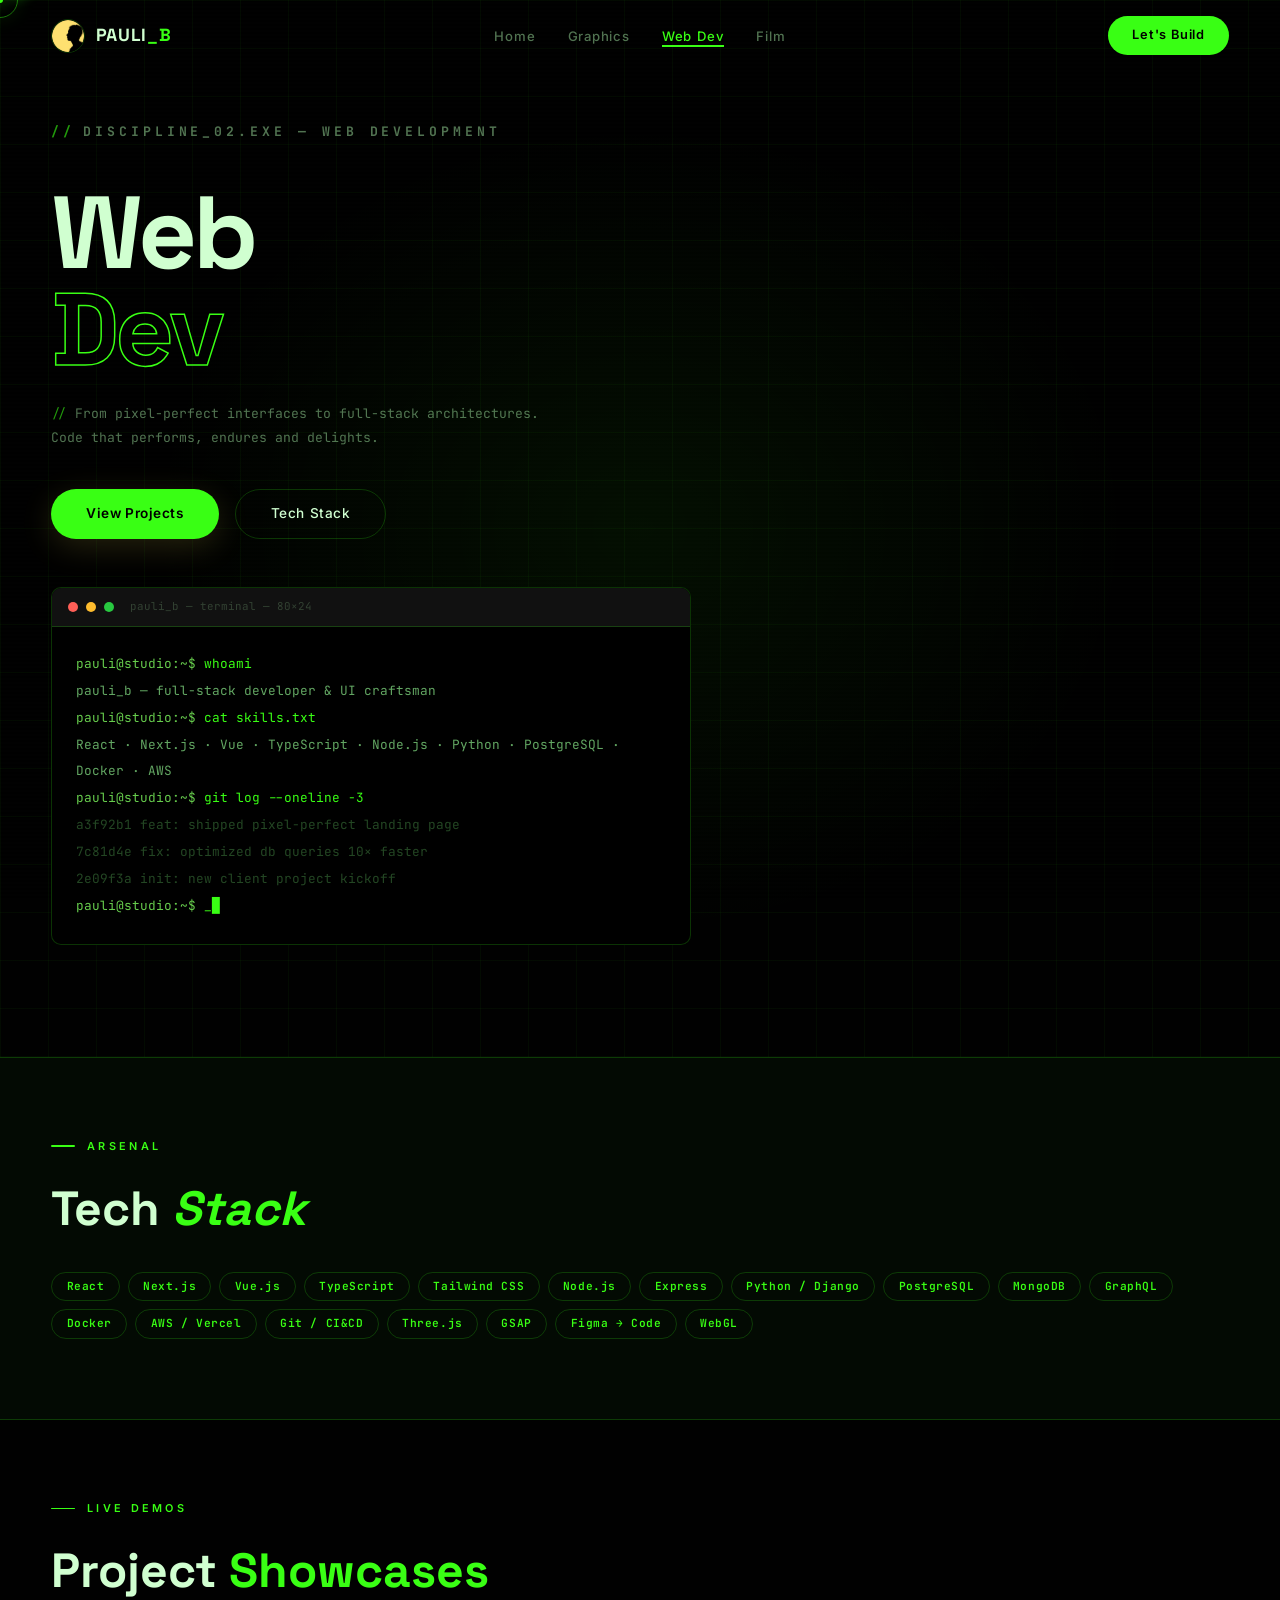
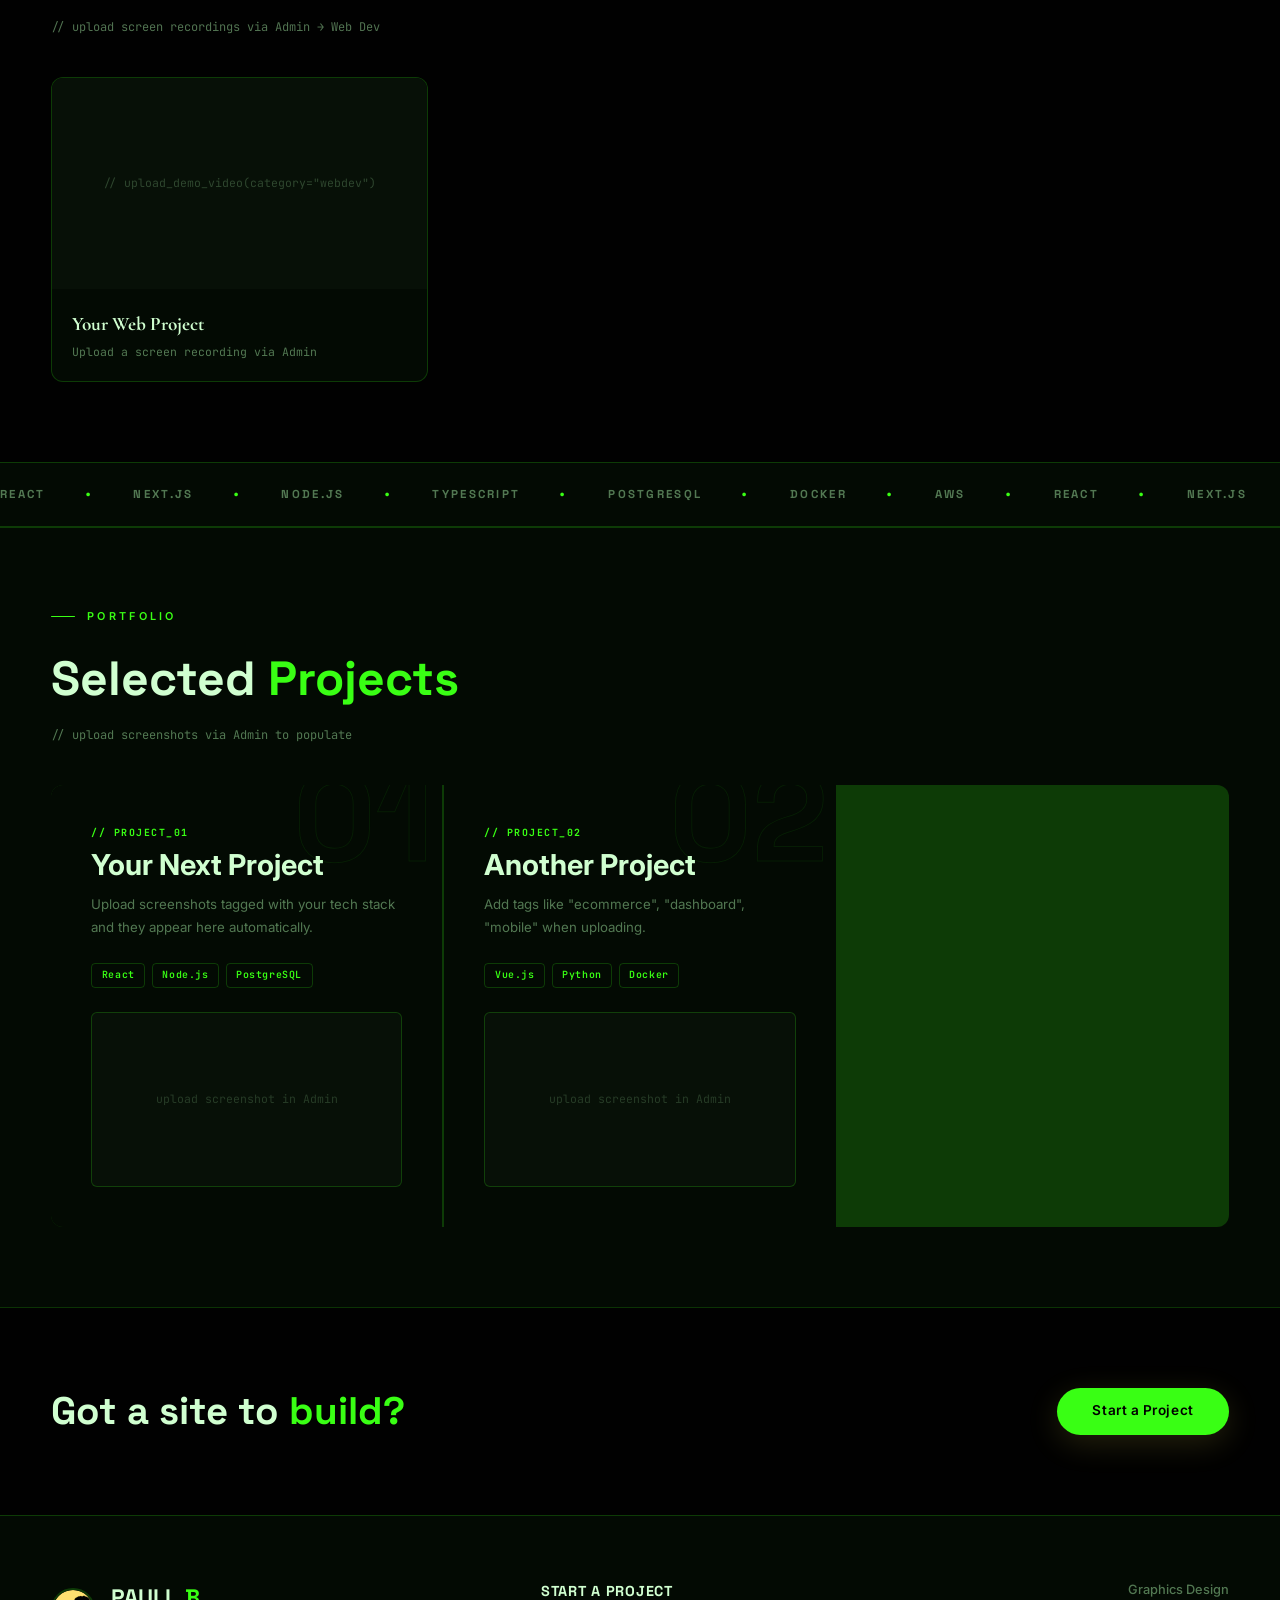
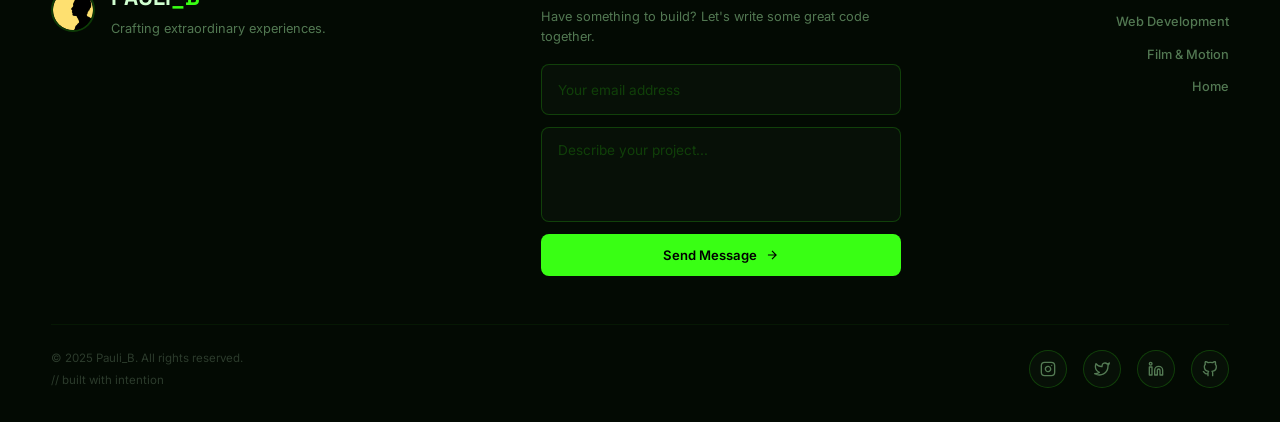
<file: pages/webdev.html>
<!DOCTYPE html>
<html lang="en" class="page-webdev">
<head>
  <meta charset="UTF-8"/>
  <meta name="viewport" content="width=device-width,initial-scale=1.0"/>
  <title>Web Development — PAULI_B</title>
  <link rel="preconnect" href="https://fonts.googleapis.com"/>
  <link href="https://fonts.googleapis.com/css2?family=Inter:wght@300;400;500;600;700;900&family=Cormorant+Garamond:ital,wght@0,300;1,300&family=Space+Grotesk:wght@300;400;500;700&family=JetBrains+Mono:wght@300;400&display=swap" rel="stylesheet"/>
  <link rel="stylesheet" href="../css/global.css"/>
  <link rel="stylesheet" href="../css/pages.css"/>
  <style>
    .page-webdev {
      --bg:#010101; --bg2:#030a03; --bg3:#071007;
      --text:#d0ffd0; --dim:rgba(180,255,180,.45); --faint:rgba(57,255,20,.06);
      --accent:#39ff14; --acl:#80ff60; --acd:rgba(57,255,20,.12); --acb:rgba(57,255,20,.2);
      background:var(--bg); color:var(--text); font-family:'Space Grotesk',sans-serif;
    }
    body::after { content:''; position:fixed; inset:0; z-index:1; pointer-events:none; background:repeating-linear-gradient(0deg,transparent,transparent 2px,rgba(0,0,0,.04) 2px,rgba(0,0,0,.04) 4px); }
    .cur-dot { background:#39ff14 !important; box-shadow:0 0 14px #39ff14 !important; }
    .cur-ring { border-color:rgba(57,255,20,.45) !important; box-shadow:0 0 20px rgba(57,255,20,.1) !important; }
    .overline { color:var(--accent); } .overline::before { background:var(--accent); }
    .nav-logo-text em { color:var(--accent); }
    .nav-links a.active { color:var(--accent); }
    .nav-links a::after { background:var(--accent); }
    .nav-cta { background:var(--accent); color:#000; }
    .nav-cta:hover { background:var(--acl); }
    .nav.scrolled { background:rgba(1,1,1,.93); border-bottom:1px solid var(--acb); }
    .btn-primary { background:var(--accent); color:#000; }
    .btn-primary:hover { background:var(--acl); box-shadow:0 12px 40px var(--acd); }
    .btn-outline { border-color:var(--acb); color:var(--text); }
    .btn-outline:hover { border-color:var(--accent); color:var(--accent); }
    .filt { border-color:var(--acb); color:var(--dim); }
    .filt.active,.filt:hover { background:var(--accent); color:#000; border-color:var(--accent); }
    .v-play { background:var(--accent); } .v-play svg { fill:#000; }
    .v-tag,.v-card h4 { color:var(--text); }
    .v-card { background:var(--bg2); border-color:var(--acb); }
    .v-card:hover { border-color:var(--accent); }
    .v-info p { color:var(--dim); }
    .marquee-wrap { background:var(--bg2); border-color:var(--acb); }
    .marquee-track .mdot { color:var(--accent); }
    .footer { background:var(--bg2); border-color:var(--acb); }
    .footer-logo-text em { color:var(--accent); }
    .footer-nav a:hover { color:var(--accent); }
    .footer-email-box h4 { color:var(--text); }
    .footer-form .form-group { background:var(--bg3); border-color:var(--acb); }
    .footer-form .form-group:focus-within { border-color:var(--accent); }
    .footer-input,.footer-textarea { color:var(--text); }
    .footer-input::placeholder,.footer-textarea::placeholder { color:rgba(57,255,20,.2); }
    .footer-submit-btn { background:var(--accent); color:#000; }
    .footer-submit-btn:hover { background:var(--acl); }
    .social-icon { background:var(--bg3); border-color:var(--acb); color:var(--dim); }
    .social-icon:hover { background:var(--accent); border-color:var(--accent); color:#000; box-shadow:0 8px 20px var(--acd); }
    .footer-bottom p { color:rgba(208,255,208,.2); }

    /* Hero */
    .w-hero { min-height:100vh; display:flex; flex-direction:column; justify-content:center; padding: calc(var(--nav-h) + 3rem) clamp(1.25rem,4vw,4rem) 4rem; position:relative; overflow:hidden; }
    .w-grid-bg { position:absolute; inset:0; background-image:linear-gradient(rgba(57,255,20,.04) 1px,transparent 1px),linear-gradient(90deg,rgba(57,255,20,.04) 1px,transparent 1px); background-size:48px 48px; z-index:0; }
    .w-glow { position:absolute; inset:0; background:radial-gradient(ellipse 55% 55% at 50% 50%,rgba(57,255,20,.06),transparent 70%); z-index:0; pointer-events:none; }
    .w-hero-label { font-size:.68rem; font-weight:700; letter-spacing:.3em; text-transform:uppercase; color:var(--accent); margin-bottom:1.5rem; display:flex; align-items:center; gap:.5rem; position:relative; z-index:2; font-family:'JetBrains Mono',monospace; }
    .w-hero-label::before { content:'> '; opacity:.6; }
    .w-hero h1 { font-family:'Space Grotesk',sans-serif; font-size:clamp(3rem,8vw,7rem); font-weight:700; line-height:.95; letter-spacing:-.04em; margin-bottom:1.5rem; position:relative; z-index:2; }
    .w-stroke { -webkit-text-stroke:1.5px var(--accent); color:transparent; }
    .w-hero p { font-size:clamp(.82rem,1.4vw,.95rem); color:var(--dim); max-width:500px; line-height:1.8; margin-bottom:2.5rem; position:relative; z-index:2; font-family:'JetBrains Mono',monospace; font-size:.82rem; }
    .w-hero p::before { content:'// '; color:var(--accent); opacity:.6; }
    .w-hero-btns { display:flex; gap:1rem; flex-wrap:wrap; position:relative; z-index:2; }

    /* Terminal */
    .w-terminal { background:#000; border:1px solid var(--acb); border-radius:10px; overflow:hidden; max-width:640px; position:relative; z-index:2; margin:3rem 0; }
    .w-terminal-bar { background:#111; padding:.65rem 1rem; display:flex; align-items:center; gap:.5rem; border-bottom:1px solid var(--acb); }
    .w-t-dot { width:10px; height:10px; border-radius:50%; }
    .w-terminal-bar span { margin-left:.5rem; font-size:.68rem; color:var(--dim); opacity:.45; font-family:'JetBrains Mono',monospace; }
    .w-terminal-body { padding:1.5rem; font-family:'JetBrains Mono',monospace; font-size:.8rem; color:var(--accent); line-height:2.1; }
    .w-t-prompt::before { content:'pauli@studio:~$ '; color:var(--acl); opacity:.8; }
    .w-t-out { color:rgba(150,255,150,.65); }
    .w-t-comment { color:rgba(100,200,100,.35); }
    .blink { animation:blink 1.1s step-end infinite; }
    @keyframes blink{0%,100%{opacity:1}50%{opacity:0}}

    /* Tech stack */
    .tech-section { padding:5rem clamp(1.25rem,4vw,4rem); background:var(--bg2); border-top:1px solid var(--acb); border-bottom:1px solid var(--acb); position:relative; z-index:2; }
    .tech-cloud { display:flex; flex-wrap:wrap; gap:.5rem; margin-top:1.5rem; }
    .tech-pill { padding:.3rem .9rem; border-radius:100px; border:1.5px solid var(--acb); color:var(--accent); font-size:.7rem; font-weight:600; letter-spacing:.05em; transition:all .2s; cursor:none; font-family:'JetBrains Mono',monospace; }
    .tech-pill:hover { background:var(--accent); color:#000; }

    /* Video demos */
    .w-demos { padding:5rem clamp(1.25rem,4vw,4rem); position:relative; z-index:2; }
    .w-demos h2 { font-family:'Space Grotesk',sans-serif; font-size:clamp(2rem,4vw,3rem); font-weight:700; margin-bottom:.5rem; }
    .w-demos h2 em { font-style:normal; color:var(--accent); }

    /* Projects grid */
    .w-projects { padding:5rem clamp(1.25rem,4vw,4rem); background:var(--bg2); border-top:1px solid var(--acb); position:relative; z-index:2; }
    .w-projects h2 { font-family:'Space Grotesk',sans-serif; font-size:clamp(2rem,4vw,3rem); font-weight:700; margin-bottom:.5rem; }
    .w-projects h2 em { font-style:normal; color:var(--accent); }
    .w-proj-grid { display:grid; grid-template-columns:repeat(auto-fill,minmax(300px,1fr)); gap:2px; background:var(--acb); border-radius:12px; overflow:hidden; margin-top:2.5rem; }
    .w-proj-card { background:var(--bg2); padding:2.5rem; position:relative; overflow:hidden; transition:background .3s; }
    .w-proj-card:hover { background:var(--bg3); }
    .w-proj-card::before { content:attr(data-num); position:absolute; top:-2rem; right:.5rem; font-family:'Space Grotesk',sans-serif; font-size:8rem; font-weight:900; color:transparent; -webkit-text-stroke:1px rgba(57,255,20,.08); line-height:1; pointer-events:none; }
    .w-proj-url { font-size:.62rem; font-weight:700; letter-spacing:.15em; color:var(--accent); text-transform:uppercase; margin-bottom:.5rem; font-family:'JetBrains Mono',monospace; }
    .w-proj-name { font-size:1.8rem; font-weight:700; margin-bottom:.75rem; line-height:1.1; }
    .w-proj-desc { font-size:.83rem; color:var(--dim); line-height:1.75; margin-bottom:1.5rem; }
    .w-proj-tags { display:flex; flex-wrap:wrap; gap:.4rem; }
    .w-proj-tag { padding:.2rem .6rem; font-size:.62rem; font-weight:600; letter-spacing:.06em; border:1px solid var(--acb); color:var(--accent); border-radius:4px; font-family:'JetBrains Mono',monospace; }
    .w-proj-screen { aspect-ratio:16/9; background:var(--bg3); overflow:hidden; margin-top:1.5rem; border:1px solid var(--acb); border-radius:6px; display:flex; align-items:center; justify-content:center; }
    .w-proj-screen img { width:100%; height:100%; object-fit:cover; }
    .w-proj-ph { color:var(--dim); font-size:.72rem; font-family:'JetBrains Mono',monospace; opacity:.4; }

    /* CTA band */
    .w-cta { padding:5rem clamp(1.25rem,4vw,4rem); position:relative; z-index:2; display:flex; align-items:center; justify-content:space-between; gap:2rem; flex-wrap:wrap; border-top:1px solid var(--acb); }
    .w-cta h3 { font-family:'Space Grotesk',sans-serif; font-size:clamp(1.8rem,3vw,2.8rem); font-weight:700; line-height:1.1; }
    .w-cta h3 em { font-style:normal; color:var(--accent); }
  </style>
</head>
<body data-cursor="code">

  <div class="cur" id="cur">
    <div class="cur-dot"></div>
    <div class="cur-ring"></div>
    <div style="position:absolute;top:-16px;left:6px;font-family:'JetBrains Mono',monospace;font-size:13px;color:#39ff14;pointer-events:none;filter:drop-shadow(0 0 6px #39ff14)">&lt;/&gt;</div>
  </div>

  <nav class="nav" id="nav">
    <a href="../index.html" class="nav-logo"><img src="../assets/logo.jpg" alt="PB" class="nav-logo-img"/><span class="nav-logo-text">PAULI<em>_B</em></span></a>
    <ul class="nav-links">
      <li><a href="../index.html">Home</a></li><li><a href="graphics.html">Graphics</a></li><li><a href="webdev.html" class="active">Web Dev</a></li><li><a href="film.html">Film</a></li>
    </ul>
    <a href="#contact" class="nav-cta">Let's Build</a>
    <button class="nav-burger" id="burger"><span></span><span></span></button>
  </nav>
  <div class="mob-menu" id="mobMenu">
    <button class="mob-close" id="mobClose">✕</button>
    <nav class="mob-nav"><a href="../index.html">Home</a><a href="graphics.html">Graphics</a><a href="webdev.html">Web Dev</a><a href="film.html">Film</a><a href="#contact">Let's Build</a></nav>
    <div class="mob-footer"><img src="../assets/logo.jpg" alt="PB" class="mob-logo"/><span>PAULI_B © 2025</span></div>
  </div>

  <!-- HERO -->
  <section class="w-hero">
    <div class="w-grid-bg"></div>
    <div class="w-glow"></div>
    <p class="w-hero-label reveal-fade">discipline_02.exe — Web Development</p>
    <h1 class="reveal-up">Web<br/><span class="w-stroke">Dev</span></h1>
    <p class="reveal-fade delay-1">From pixel-perfect interfaces to full-stack architectures. Code that performs, endures and delights.</p>
    <div class="w-hero-btns">
      <a href="#projects" class="btn-primary reveal-fade delay-2">View Projects</a>
      <a href="#stack" class="btn-outline reveal-fade delay-2">Tech Stack</a>
    </div>
    <div class="w-terminal reveal-up delay-3">
      <div class="w-terminal-bar">
        <div class="w-t-dot" style="background:#ff5f57"></div>
        <div class="w-t-dot" style="background:#febc2e"></div>
        <div class="w-t-dot" style="background:#28c840"></div>
        <span>pauli_b — terminal — 80×24</span>
      </div>
      <div class="w-terminal-body">
        <div class="w-t-prompt">whoami</div>
        <div class="w-t-out">pauli_b — full-stack developer &amp; UI craftsman</div>
        <div class="w-t-prompt">cat skills.txt</div>
        <div class="w-t-out">React · Next.js · Vue · TypeScript · Node.js · Python · PostgreSQL · Docker · AWS</div>
        <div class="w-t-prompt">git log --oneline -3</div>
        <div class="w-t-comment">a3f92b1 feat: shipped pixel-perfect landing page</div>
        <div class="w-t-comment">7c81d4e fix: optimized db queries 10× faster</div>
        <div class="w-t-comment">2e09f3a init: new client project kickoff</div>
        <div class="w-t-prompt">_<span class="blink">█</span></div>
      </div>
    </div>
  </section>

  <!-- TECH STACK -->
  <section class="tech-section" id="stack">
    <p class="overline">Arsenal</p>
    <h2 style="font-family:'Space Grotesk',sans-serif;font-size:clamp(2rem,4vw,3rem);font-weight:700;margin-bottom:1.5rem">Tech <em style="color:var(--accent)">Stack</em></h2>
    <div class="tech-cloud">
      <span class="tech-pill">React</span><span class="tech-pill">Next.js</span><span class="tech-pill">Vue.js</span><span class="tech-pill">TypeScript</span><span class="tech-pill">Tailwind CSS</span><span class="tech-pill">Node.js</span><span class="tech-pill">Express</span><span class="tech-pill">Python / Django</span><span class="tech-pill">PostgreSQL</span><span class="tech-pill">MongoDB</span><span class="tech-pill">GraphQL</span><span class="tech-pill">Docker</span><span class="tech-pill">AWS / Vercel</span><span class="tech-pill">Git / CI&amp;CD</span><span class="tech-pill">Three.js</span><span class="tech-pill">GSAP</span><span class="tech-pill">Figma → Code</span><span class="tech-pill">WebGL</span>
    </div>
  </section>

  <!-- VIDEO DEMOS -->
  <section class="w-demos">
    <p class="overline">Live Demos</p>
    <h2>Project <em>Showcases</em></h2>
    <p style="font-size:.75rem;color:var(--dim);margin:.5rem 0 2.5rem;font-family:'JetBrains Mono',monospace">// upload screen recordings via Admin → Web Dev</p>
    <div class="video-grid" id="wVideos">
      <div class="v-card"><div class="v-thumb" style="padding:2rem;flex-direction:column;gap:.5rem"><p style="font-size:.72rem;color:var(--dim);opacity:.5;font-family:'JetBrains Mono',monospace">// upload_demo_video(category="webdev")</p></div><div class="v-info"><h4>Your Web Project</h4><p style="font-family:'JetBrains Mono',monospace;font-size:.72rem">Upload a screen recording via Admin</p></div></div>
    </div>
  </section>

  <!-- MARQUEE -->
  <div class="marquee-wrap" style="position:relative;z-index:2">
    <div class="marquee-track">
      <span>REACT</span><span class="mdot">·</span><span>NEXT.JS</span><span class="mdot">·</span><span>NODE.JS</span><span class="mdot">·</span><span>TYPESCRIPT</span><span class="mdot">·</span><span>POSTGRESQL</span><span class="mdot">·</span><span>DOCKER</span><span class="mdot">·</span><span>AWS</span><span class="mdot">·</span><span>REACT</span><span class="mdot">·</span><span>NEXT.JS</span><span class="mdot">·</span><span>NODE.JS</span><span class="mdot">·</span><span>TYPESCRIPT</span><span class="mdot">·</span><span>POSTGRESQL</span><span class="mdot">·</span><span>DOCKER</span><span class="mdot">·</span><span>AWS</span><span class="mdot">·</span>
    </div>
  </div>

  <!-- PROJECTS -->
  <section class="w-projects" id="projects">
    <p class="overline">Portfolio</p>
    <h2>Selected <em>Projects</em></h2>
    <p style="font-size:.75rem;color:var(--dim);margin:.5rem 0;font-family:'JetBrains Mono',monospace">// upload screenshots via Admin to populate</p>
    <div class="w-proj-grid" id="wProjects">
      <div class="w-proj-card" data-num="01"><div class="w-proj-url">// project_01</div><h3 class="w-proj-name">Your Next Project</h3><p class="w-proj-desc">Upload screenshots tagged with your tech stack and they appear here automatically.</p><div class="w-proj-tags"><span class="w-proj-tag">React</span><span class="w-proj-tag">Node.js</span><span class="w-proj-tag">PostgreSQL</span></div><div class="w-proj-screen"><div class="w-proj-ph">upload screenshot in Admin</div></div></div>
      <div class="w-proj-card" data-num="02"><div class="w-proj-url">// project_02</div><h3 class="w-proj-name">Another Project</h3><p class="w-proj-desc">Add tags like "ecommerce", "dashboard", "mobile" when uploading.</p><div class="w-proj-tags"><span class="w-proj-tag">Vue.js</span><span class="w-proj-tag">Python</span><span class="w-proj-tag">Docker</span></div><div class="w-proj-screen"><div class="w-proj-ph">upload screenshot in Admin</div></div></div>
    </div>
  </section>

  <!-- CTA BAND -->
  <div class="w-cta">
    <h3>Got a site to <em>build?</em></h3>
    <a href="#contact" class="btn-primary">Start a Project</a>
  </div>

  <!-- VIDEO MODAL -->
  <div class="v-modal" id="vModal"><div class="v-modal-inner"><button class="v-modal-close">✕</button><video id="vModalVid" controls></video></div></div>

  <!-- FOOTER -->
  <footer class="footer" id="contact" style="position:relative;z-index:2">
    <div class="footer-inner">
      <div class="footer-top">
        <div class="footer-brand"><img src="../assets/logo.jpg" alt="PB" class="footer-logo-img"/><div><div class="footer-logo-text">PAULI<em>_B</em></div><p>Crafting extraordinary experiences.</p></div></div>
        <div class="footer-email-box">
          <h4>Start a Project</h4>
          <p>Have something to build? Let's write some great code together.</p>
          <form class="footer-form stacked-form" id="contact-form" action="https://formspree.io/f/xeedlkgd" method="POST">
            <div class="form-group"><input type="email" name="email" placeholder="Your email address" required class="footer-input"/></div>
            <div class="form-group"><textarea name="message" placeholder="Describe your project..." required class="footer-textarea" rows="3"></textarea></div>
            <button type="submit" class="footer-submit-btn"><span>Send Message</span><svg viewBox="0 0 24 24" fill="none" stroke="currentColor" stroke-width="2"><path d="M5 12h14M12 5l7 7-7 7"/></svg></button>
          </form>
          <p id="form-status" style="font-size:.75rem;margin-top:.5rem;display:none;color:var(--accent)"></p>
        </div>
        <nav class="footer-nav"><a href="graphics.html">Graphics Design</a><a href="webdev.html">Web Development</a><a href="film.html">Film &amp; Motion</a><a href="../index.html">Home</a></nav>
      </div>
      <div class="footer-bottom">
        <div class="footer-legal"><p>© 2025 Pauli_B. All rights reserved.</p><p class="footer-secret">// built with intention</p></div>
        <div class="footer-socials">
          <a href="https://instagram.com/um_pauli_b" target="_blank" rel="noopener" class="social-icon" aria-label="Instagram"><svg viewBox="0 0 24 24" fill="none" stroke="currentColor" stroke-width="2" stroke-linecap="round" stroke-linejoin="round"><rect x="2" y="2" width="20" height="20" rx="5" ry="5"/><path d="M16 11.37A4 4 0 1 1 12.63 8 4 4 0 0 1 16 11.37z"/><line x1="17.5" y1="6.5" x2="17.51" y2="6.5"/></svg></a>
          <a href="https://twitter.com" target="_blank" rel="noopener" class="social-icon" aria-label="Twitter/X"><svg viewBox="0 0 24 24" fill="none" stroke="currentColor" stroke-width="2" stroke-linecap="round" stroke-linejoin="round"><path d="M23 3a10.9 10.9 0 0 1-3.14 1.53 4.48 4.48 0 0 0-7.86 3v1A10.66 10.66 0 0 1 3 4s-4 9 5 13a11.64 11.64 0 0 1-7 2c9 5 20 0 20-11.5a4.5 4.5 0 0 0-.08-.83A7.72 7.72 0 0 0 23 3z"/></svg></a>
          <a href="https://linkedin.com" target="_blank" rel="noopener" class="social-icon" aria-label="LinkedIn"><svg viewBox="0 0 24 24" fill="none" stroke="currentColor" stroke-width="2" stroke-linecap="round" stroke-linejoin="round"><path d="M16 8a6 6 0 0 1 6 6v7h-4v-7a2 2 0 0 0-2-2 2 2 0 0 0-2 2v7h-4v-7a6 6 0 0 1 6-6z"/><rect x="2" y="9" width="4" height="12"/><circle cx="4" cy="4" r="2"/></svg></a>
          <a href="https://github.com/pauli-bt" target="_blank" rel="noopener" class="social-icon" aria-label="GitHub"><svg viewBox="0 0 24 24" fill="none" stroke="currentColor" stroke-width="2" stroke-linecap="round" stroke-linejoin="round"><path d="M9 19c-5 1.5-5-2.5-7-3m14 6v-3.87a3.37 3.37 0 0 0-.94-2.61c3.14-.35 6.44-1.54 6.44-7A5.44 5.44 0 0 0 20 4.77 5.07 5.07 0 0 0 19.91 1S18.73.65 16 2.48a13.38 13.38 0 0 0-7 0C6.27.65 5.09 1 5.09 1A5.07 5.07 0 0 0 5 4.77a5.44 5.44 0 0 0-1.5 3.78c0 5.42 3.3 6.61 6.44 7A3.37 3.37 0 0 0 9 18.13V22"/></svg></a>
        </div>
      </div>
    </div>
  </footer>

  <script src="../js/storage.js"></script>
  <script src="../js/gallery-loader.js"></script>
  <script src="../js/global.js"></script>
  <script>
    document.addEventListener('DOMContentLoaded', () => loadPageFiles('webdev', { videos:'wVideos', projects:'wProjects' }));
    const form = document.getElementById('contact-form'), status = document.getElementById('form-status');
    if (form) form.addEventListener('submit', async e => {
      e.preventDefault(); const btn = form.querySelector('button[type=submit]');
      btn.textContent = 'Sending…'; btn.disabled = true;
      const res = await fetch(form.action, { method:'POST', body:new FormData(form), headers:{Accept:'application/json'} });
      status.style.display = 'block';
      if (res.ok) { status.textContent = '✓ Message sent! I\'ll get back to you soon.'; form.reset(); }
      else { status.textContent = '✗ Something went wrong. Try again.'; status.style.color='#ef4444'; }
      btn.textContent = 'Send Message'; btn.disabled = false;
    });
  </script>
</body>
</html>
</file>
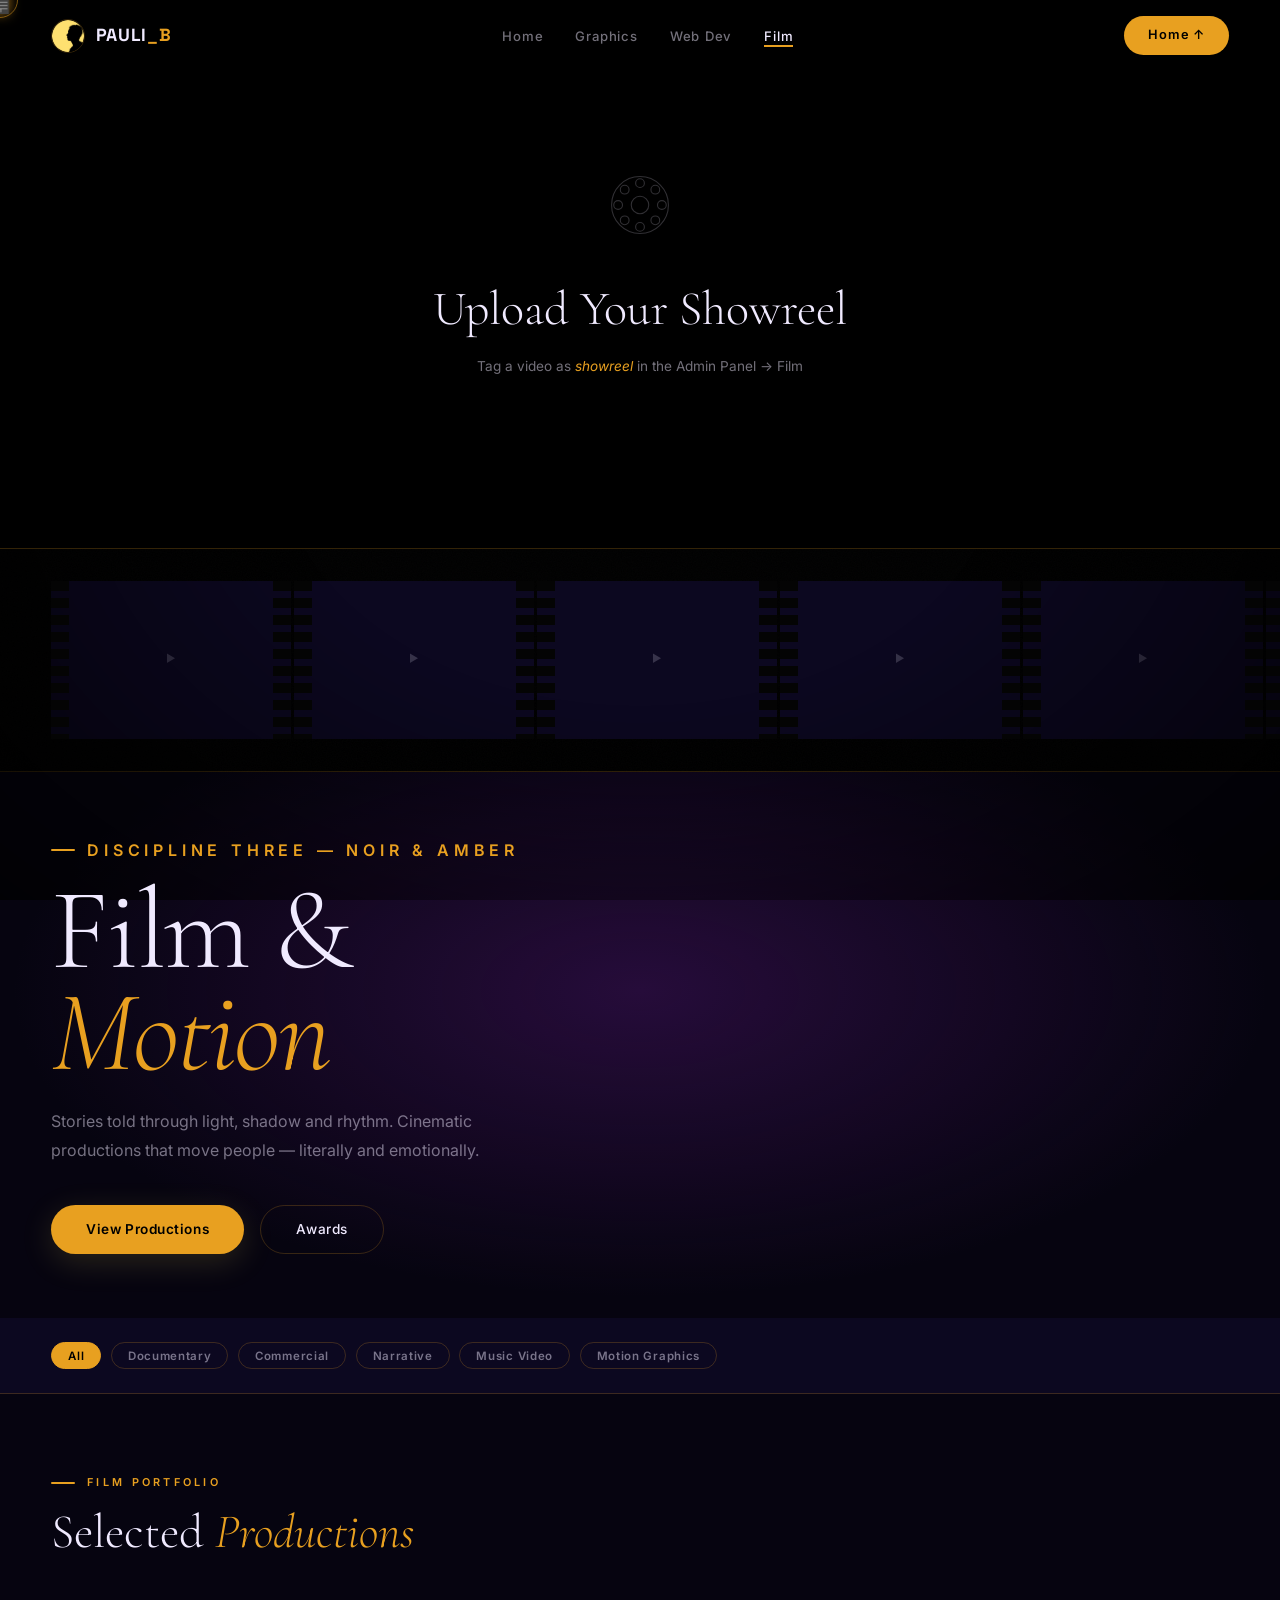
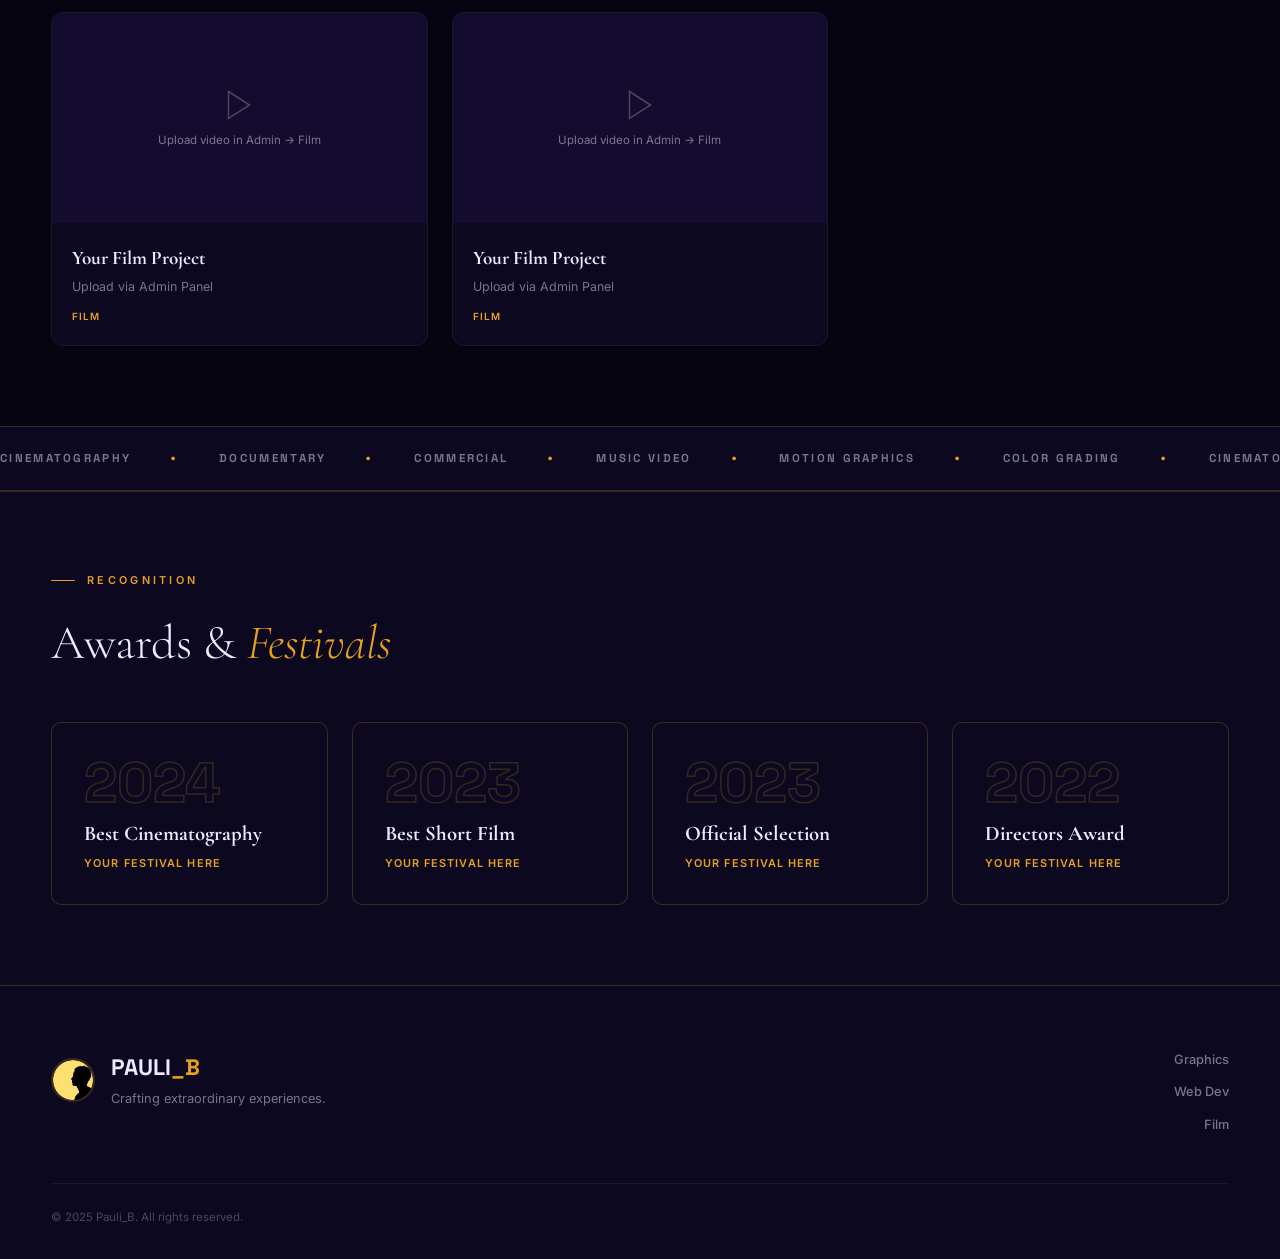
<file: cms-9f3k2p/pages/film.html>
<!DOCTYPE html>
<html lang="en" class="page-film">
<head>
  <meta charset="UTF-8"/>
  <meta name="viewport" content="width=device-width,initial-scale=1.0"/>
  <title>Film & Motion — PAULI_B</title>
  <link rel="preconnect" href="https://fonts.googleapis.com"/>
  <link href="https://fonts.googleapis.com/css2?family=Inter:wght@300;400;500;600;700;900&family=Cormorant+Garamond:ital,wght@0,300;0,600;1,300;1,600&family=Space+Grotesk:wght@300;400;500;700&display=swap" rel="stylesheet"/>
  <link rel="stylesheet" href="../css/global.css"/>
  <link rel="stylesheet" href="../css/pages.css"/>
  <style>
    .cur-dot { background: #e8a020 !important; box-shadow: 0 0 14px #e8a020 !important; }
    .cur-ring { border-color: rgba(232,160,32,.5) !important; }
    .overline { color: var(--accent); }
    .overline::before { background: var(--accent); }
    .footer { background: var(--bg2); border-color: var(--acb); }
    .footer-logo-text em { color: var(--accent); }
    .btn-primary { background: var(--accent); color: #000; }
    .btn-primary:hover { background: var(--acl); }
    .btn-outline { border-color: var(--acb); color: var(--text); }
    .btn-outline:hover { border-color: var(--accent); color: var(--accent); }
    .filt { border-color: var(--acb); color: var(--dim); }
    .filt.active, .filt:hover { background: var(--accent); color: #000; border-color: var(--accent); }
    .v-play { background: var(--accent); }
    .v-play svg { fill: #000; }
    .v-tag { color: var(--accent); }
    .marquee-wrap { background: var(--bg2); border-color: var(--acb); }
    .marquee-track .mdot { color: var(--accent); }
    /* Spinning reel cursor icon */
    .reel-icon { position: absolute; top: -18px; left: -18px; font-size: 24px; pointer-events: none; animation: spinReel 2s linear infinite; filter: drop-shadow(0 0 6px rgba(232,160,32,.6)); }
    @keyframes spinReel { to { transform: rotate(360deg); } }
  </style>
</head>
<body data-cursor="reel">

  <div class="cur" id="cur">
    <div class="cur-dot"></div>
    <div class="cur-ring"></div>
    <!-- Spinning reel icon -->
    <div class="reel-icon">🎬</div>
  </div>

  <nav class="nav" id="nav">
    <a href="../index.html" class="nav-logo">
      <img src="../assets/logo.jpg" alt="PB" class="nav-logo-img"/>
      <span class="nav-logo-text">PAULI<em>_B</em></span>
    </a>
    <ul class="nav-links">
      <li><a href="../index.html">Home</a></li>
      <li><a href="graphics.html">Graphics</a></li>
      <li><a href="webdev.html">Web Dev</a></li>
      <li><a href="film.html" class="active">Film</a></li>
    </ul>
    <a href="../index.html" class="nav-cta">Home ↑</a>
    <button class="nav-burger" id="burger"><span></span><span></span></button>
  </nav>

  <div class="mob-menu" id="mobMenu">
    <button class="mob-close" id="mobClose">✕</button>
    <nav class="mob-nav">
      <a href="../index.html">Home</a><a href="graphics.html">Graphics</a><a href="webdev.html">Web Dev</a><a href="film.html">Film</a>
    </nav>
    <div class="mob-footer"><img src="../assets/logo.jpg" alt="PB" class="mob-logo"/><span>PAULI_B © 2025</span></div>
  </div>

  <!-- SHOWREEL — full cinematic width -->
  <div class="f-reel" id="fReel" style="position:relative;z-index:2">
    <div id="fReelPh" class="f-reel-ph">
      <svg viewBox="0 0 64 64" fill="none" stroke="currentColor" stroke-width="1">
        <circle cx="32" cy="32" r="26"/>
        <circle cx="32" cy="32" r="8"/>
        <circle cx="32" cy="12" r="4"/><circle cx="32" cy="52" r="4"/>
        <circle cx="12" cy="32" r="4"/><circle cx="52" cy="32" r="4"/>
        <circle cx="18" cy="18" r="4"/><circle cx="46" cy="46" r="4"/>
        <circle cx="46" cy="18" r="4"/><circle cx="18" cy="46" r="4"/>
      </svg>
      <h3>Upload Your Showreel</h3>
      <p>Tag a video as <em style="color:var(--accent)">showreel</em> in the Admin Panel → Film</p>
    </div>
  </div>

  <!-- Film strip -->
  <div class="f-strip-wrap">
    <div class="f-strip" id="fStrip">
      <div class="f-frame"><div class="f-frame-ph">▶</div></div>
      <div class="f-frame"><div class="f-frame-ph">▶</div></div>
      <div class="f-frame"><div class="f-frame-ph">▶</div></div>
      <div class="f-frame"><div class="f-frame-ph">▶</div></div>
      <div class="f-frame"><div class="f-frame-ph">▶</div></div>
      <div class="f-frame"><div class="f-frame-ph">▶</div></div>
      <div class="f-frame"><div class="f-frame-ph">▶</div></div>
      <div class="f-frame"><div class="f-frame-ph">▶</div></div>
    </div>
  </div>

  <!-- Hero -->
  <section class="f-hero">
    <div class="f-hero-bg"></div>
    <div class="f-hero-content reveal-up">
      <p class="overline">Discipline Three — Noir &amp; Amber</p>
      <h1>Film &amp;<br/><em>Motion</em></h1>
      <p>Stories told through light, shadow and rhythm. Cinematic productions that move people — literally and emotionally.</p>
      <div style="margin-top:2.5rem;display:flex;gap:1rem;flex-wrap:wrap">
        <a href="#productions" class="btn-primary">View Productions</a>
        <a href="#awards" class="btn-outline">Awards</a>
      </div>
    </div>
  </section>

  <!-- Genre filter -->
  <div class="f-genres" style="position:relative;z-index:2">
    <button class="filt active" data-filter="all">All</button>
    <button class="filt" data-filter="documentary">Documentary</button>
    <button class="filt" data-filter="commercial">Commercial</button>
    <button class="filt" data-filter="narrative">Narrative</button>
    <button class="filt" data-filter="music-video">Music Video</button>
    <button class="filt" data-filter="motion">Motion Graphics</button>
  </div>

  <!-- Video grid -->
  <section class="video-section section" id="productions" style="position:relative;z-index:2">
    <div class="section-header">
      <p class="overline">Film Portfolio</p>
      <h2 style="font-family:var(--serif);font-size:clamp(2rem,4vw,3rem);font-weight:300;margin-bottom:2rem">Selected <em style="font-style:italic;color:var(--accent)">Productions</em></h2>
    </div>
    <div class="video-grid" id="fVideos">
      <div class="v-card">
        <div class="v-thumb" style="padding:2rem;flex-direction:column;gap:.5rem">
          <svg width="36" height="36" viewBox="0 0 24 24" fill="none" stroke="currentColor" stroke-width="1" style="margin:0 auto;opacity:.25"><polygon points="5 3 19 12 5 21 5 3"/></svg>
          <p style="font-size:.72rem;color:var(--dim);text-align:center">Upload video in Admin → Film</p>
        </div>
        <div class="v-info"><h4 style="font-family:var(--serif)">Your Film Project</h4><p>Upload via Admin Panel</p><div class="v-meta"><span class="v-tag">Film</span></div></div>
      </div>
      <div class="v-card">
        <div class="v-thumb" style="padding:2rem;flex-direction:column;gap:.5rem">
          <svg width="36" height="36" viewBox="0 0 24 24" fill="none" stroke="currentColor" stroke-width="1" style="margin:0 auto;opacity:.25"><polygon points="5 3 19 12 5 21 5 3"/></svg>
          <p style="font-size:.72rem;color:var(--dim);text-align:center">Upload video in Admin → Film</p>
        </div>
        <div class="v-info"><h4 style="font-family:var(--serif)">Your Film Project</h4><p>Upload via Admin Panel</p><div class="v-meta"><span class="v-tag">Film</span></div></div>
      </div>
    </div>
  </section>

  <!-- Marquee -->
  <div class="marquee-wrap" style="position:relative;z-index:2">
    <div class="marquee-track">
      <span>CINEMATOGRAPHY</span><span class="mdot">·</span><span>DOCUMENTARY</span><span class="mdot">·</span><span>COMMERCIAL</span><span class="mdot">·</span><span>MUSIC VIDEO</span><span class="mdot">·</span><span>MOTION GRAPHICS</span><span class="mdot">·</span><span>COLOR GRADING</span><span class="mdot">·</span><span>CINEMATOGRAPHY</span><span class="mdot">·</span><span>DOCUMENTARY</span><span class="mdot">·</span><span>COMMERCIAL</span><span class="mdot">·</span><span>MUSIC VIDEO</span><span class="mdot">·</span><span>MOTION GRAPHICS</span><span class="mdot">·</span><span>COLOR GRADING</span><span class="mdot">·</span>
    </div>
  </div>

  <!-- Awards -->
  <section class="section" id="awards" style="background:var(--bg2);border-top:1px solid var(--acb);position:relative;z-index:2">
    <p class="overline">Recognition</p>
    <h2 style="font-family:var(--serif);font-size:clamp(2rem,4vw,3rem);font-weight:300;margin-bottom:2.5rem">Awards &amp; <em style="font-style:italic;color:var(--accent)">Festivals</em></h2>
    <div class="f-awards-grid" id="awards">
      <div class="f-award-card reveal-up"><div class="f-award-year">2024</div><h3 class="f-award-title">Best Cinematography</h3><p class="f-award-evt">Your Festival Here</p></div>
      <div class="f-award-card reveal-up delay-1"><div class="f-award-year">2023</div><h3 class="f-award-title">Best Short Film</h3><p class="f-award-evt">Your Festival Here</p></div>
      <div class="f-award-card reveal-up delay-2"><div class="f-award-year">2023</div><h3 class="f-award-title">Official Selection</h3><p class="f-award-evt">Your Festival Here</p></div>
      <div class="f-award-card reveal-up delay-3"><div class="f-award-year">2022</div><h3 class="f-award-title">Directors Award</h3><p class="f-award-evt">Your Festival Here</p></div>
    </div>
  </section>

  <!-- Video modal -->
  <div class="v-modal" id="vModal">
    <div class="v-modal-inner">
      <button class="v-modal-close">✕</button>
      <video id="vModalVid" controls></video>
    </div>
  </div>

  <footer class="footer" style="position:relative;z-index:2">
    <div class="footer-inner">
      <div class="footer-top">
        <div class="footer-brand"><img src="../assets/logo.jpg" alt="PB" class="footer-logo-img"/><div><div class="footer-logo-text">PAULI<em>_B</em></div><p>Crafting extraordinary experiences.</p></div></div>
        <nav class="footer-nav"><a href="graphics.html">Graphics</a><a href="webdev.html">Web Dev</a><a href="film.html">Film</a></nav>
      </div>
      <div class="footer-bottom"><p>© 2025 Pauli_B. All rights reserved.</p></div>
    </div>
  </footer>

  <script src="../js/storage.js"></script>
  <script src="../js/gallery-loader.js"></script>
  <script src="../js/global.js"></script>
  <script>
    document.addEventListener('DOMContentLoaded', () =>
      loadPageFiles('film', { videos: 'fVideos', filmStrip: 'fStrip', reel: 'fReel', reelPh: 'fReelPh' })
    );
  </script>
</body>
</html>
</file>
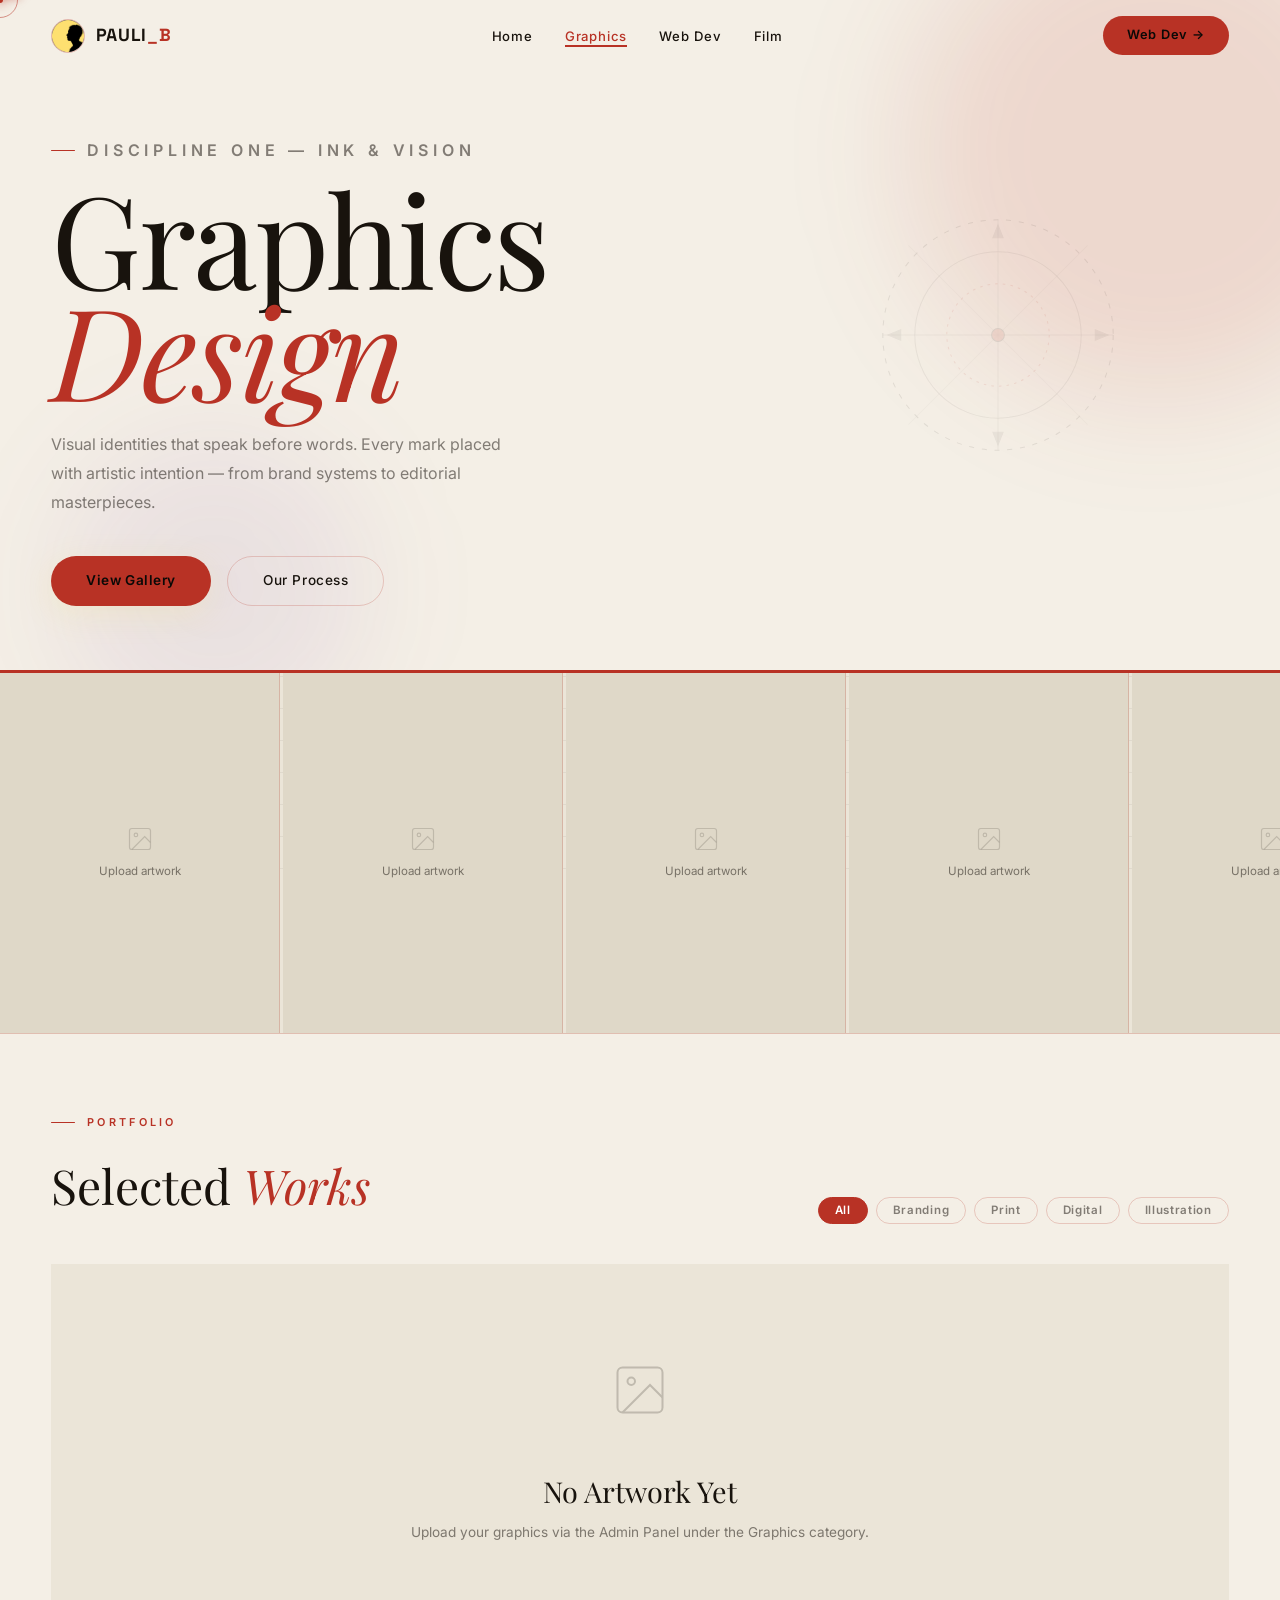
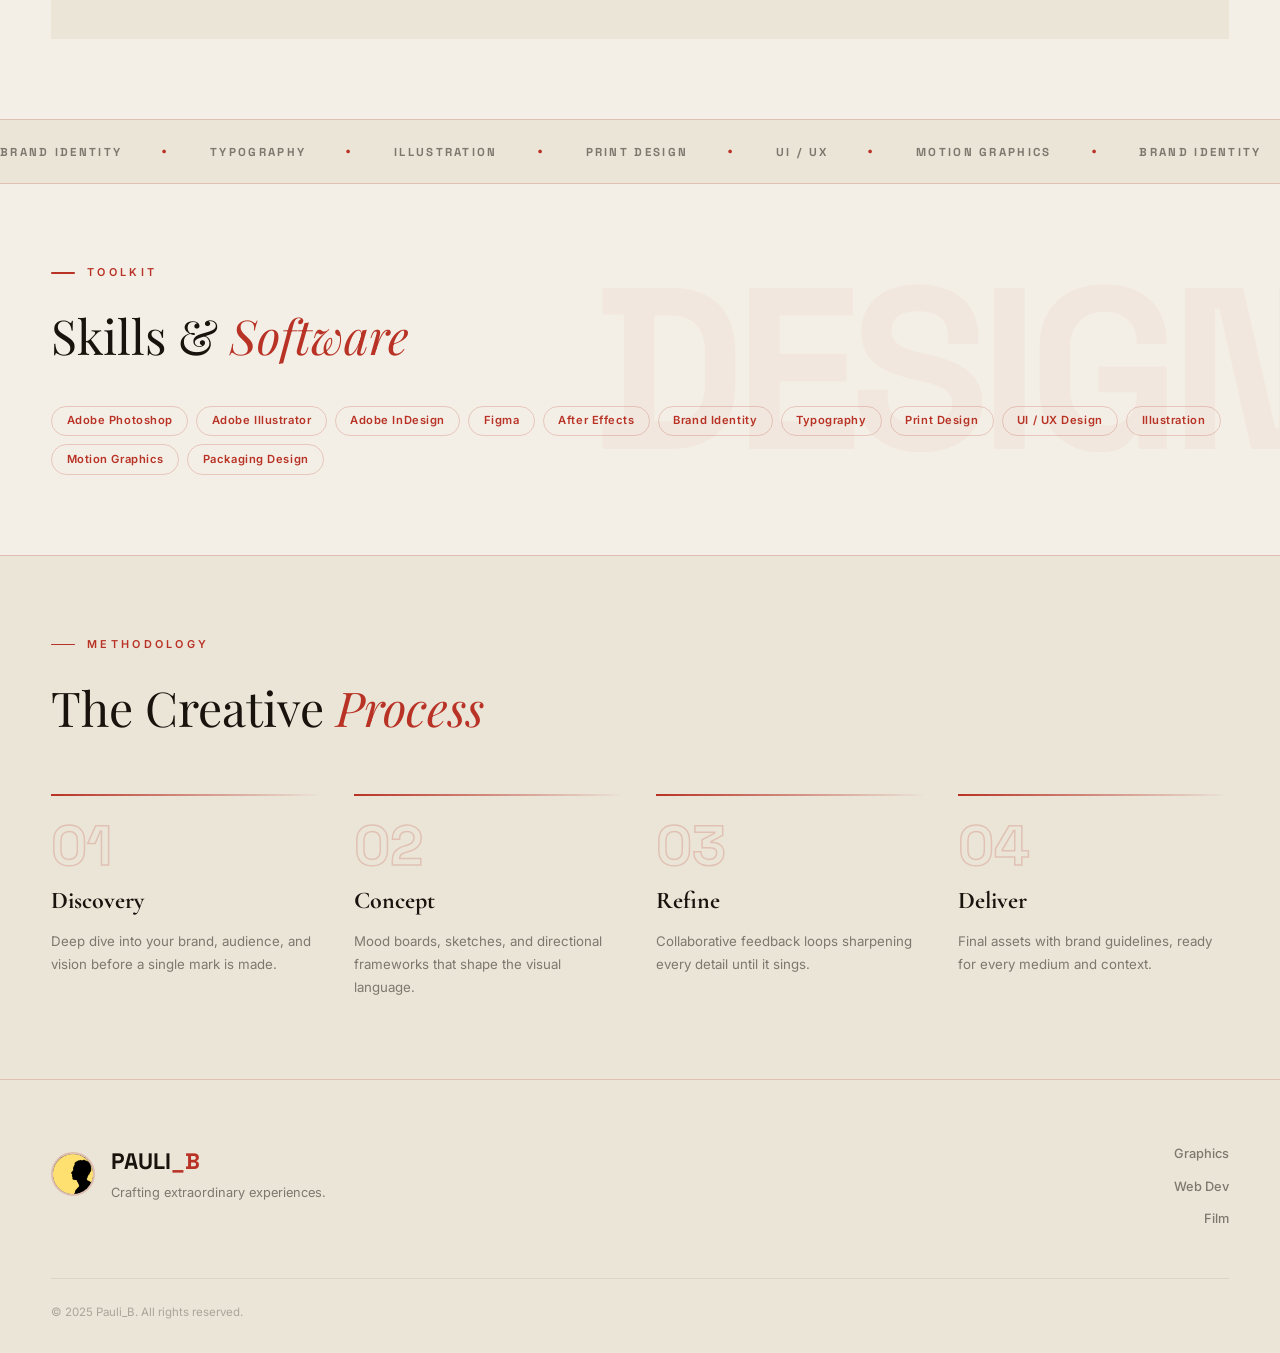
<file: cms-9f3k2p/pages/graphics.html>
<!DOCTYPE html>
<html lang="en" class="page-graphics">
<head>
  <meta charset="UTF-8"/>
  <meta name="viewport" content="width=device-width,initial-scale=1.0"/>
  <title>Graphics Design — PAULI_B</title>
  <link rel="preconnect" href="https://fonts.googleapis.com"/>
  <link href="https://fonts.googleapis.com/css2?family=Inter:wght@300;400;500;600;700;900&family=Cormorant+Garamond:ital,wght@0,300;0,600;1,300;1,600&family=Playfair+Display:ital,wght@0,400;0,700;1,400&family=Space+Grotesk:wght@300;400;500;700&display=swap" rel="stylesheet"/>
  <link rel="stylesheet" href="../css/global.css"/>
  <link rel="stylesheet" href="../css/pages.css"/>
  <style>
    /* Override global cursor colors for graphics cream theme */
    .cur-dot { background: #b83225; box-shadow: 0 0 12px #b83225; }
    .cur-ring { border-color: rgba(184,50,37,.5); }
    /* Nav overrides for light bg */
    .nav-logo-img { border-color: rgba(184,50,37,.3); }
    /* Footer on cream */
    .footer { background: var(--bg2); }
    .footer-logo-text em { color: var(--accent); }
    .footer-nav a:hover { color: var(--accent); }
    /* Overline */
    .overline { color: var(--accent); }
    .overline::before { background: var(--accent); }
    /* Buttons */
    .btn-primary { background: var(--accent); }
    .btn-primary:hover { background: var(--acl); }
    .btn-outline { border-color: var(--acb); color: var(--text); }
    .btn-outline:hover { border-color: var(--accent); color: var(--accent); }
    /* Gallery items */
    .g-item { background: var(--bg3); border: 1px solid var(--acb); }
    .gallery-empty { background: var(--bg2); }
    .gallery-empty h4 { color: var(--text); }
    /* Pills */
    .pill { border-color: var(--acb); color: var(--accent); }
    .pill:hover { background: var(--accent); color: #fff; border-color: var(--accent); }
    /* Filter buttons */
    .filt { border-color: var(--acb); color: var(--dim); }
    .filt.active, .filt:hover { background: var(--accent); color: #fff; border-color: var(--accent); }
    /* Marquee on cream */
    .marquee-wrap { background: var(--bg2); border-color: var(--acb); }
    .marquee-track span { color: var(--dim); }
    .marquee-track .mdot { color: var(--accent); }
  </style>
</head>
<body data-cursor="pencil">

  <div class="cur" id="cur">
    <div class="cur-dot"></div>
    <div class="cur-ring"></div>
    <!-- Pencil cursor icon -->
    <div style="position:absolute;top:-18px;left:-2px;pointer-events:none;font-size:18px;transform:rotate(-45deg);filter:drop-shadow(0 0 4px rgba(184,50,37,.5))">✏️</div>
  </div>

  <nav class="nav" id="nav">
    <a href="../index.html" class="nav-logo">
      <img src="../assets/logo.jpg" alt="PB" class="nav-logo-img"/>
      <span class="nav-logo-text">PAULI<em>_B</em></span>
    </a>
    <ul class="nav-links">
      <li><a href="../index.html">Home</a></li>
      <li><a href="graphics.html" class="active">Graphics</a></li>
      <li><a href="webdev.html">Web Dev</a></li>
      <li><a href="film.html">Film</a></li>
    </ul>
    <a href="webdev.html" class="nav-cta">Web Dev →</a>
    <button class="nav-burger" id="burger"><span></span><span></span></button>
  </nav>

  <div class="mob-menu" id="mobMenu">
    <button class="mob-close" id="mobClose">✕</button>
    <nav class="mob-nav">
      <a href="../index.html">Home</a>
      <a href="graphics.html">Graphics</a>
      <a href="webdev.html">Web Dev</a>
      <a href="film.html">Film</a>
    </nav>
    <div class="mob-footer">
      <img src="../assets/logo.jpg" alt="PB" class="mob-logo"/>
      <span>PAULI_B © 2025</span>
    </div>
  </div>

  <!-- HERO -->
  <section class="g-hero">
    <div class="g-hero-bg">
      <div class="g-blob1 g-hero-blob"></div>
      <div class="g-blob2 g-hero-blob"></div>
    </div>
    <!-- Compass decoration -->
    <svg class="g-compass" viewBox="0 0 200 200" fill="none" stroke="#18130d" stroke-width=".8">
      <circle cx="100" cy="100" r="90" stroke-dasharray="4 6" opacity=".6"/>
      <circle cx="100" cy="100" r="65" opacity=".4"/>
      <circle cx="100" cy="100" r="40" stroke="#b83225" stroke-dasharray="2 4" opacity=".7"/>
      <line x1="100" y1="10" x2="100" y2="190" opacity=".3"/>
      <line x1="10" y1="100" x2="190" y2="100" opacity=".3"/>
      <line x1="30" y1="30" x2="170" y2="170" opacity=".15"/>
      <line x1="170" y1="30" x2="30" y2="170" opacity=".15"/>
      <circle cx="100" cy="100" r="5" fill="#b83225" opacity=".7"/>
      <polygon points="100,14 104,24 96,24" fill="#18130d" opacity=".4"/>
      <polygon points="186,100 176,104 176,96" fill="#18130d" opacity=".4"/>
      <polygon points="100,186 104,176 96,176" fill="#18130d" opacity=".4"/>
      <polygon points="14,100 24,104 24,96" fill="#18130d" opacity=".4"/>
    </svg>

    <div class="g-hero-content reveal-up">
      <p class="overline">Discipline One — Ink &amp; Vision</p>
      <h1 class="g-hero-title" style="font-family:'Playfair Display',serif;font-size:clamp(4rem,10vw,9rem);font-weight:400;line-height:.88;letter-spacing:-.02em;margin-bottom:1.5rem">
        Graphics<br/><em>Design</em>
      </h1>
      <p style="font-size:clamp(.85rem,1.5vw,1rem);color:var(--dim);max-width:460px;line-height:1.8">
        Visual identities that speak before words. Every mark placed with artistic intention — from brand systems to editorial masterpieces.
      </p>
      <div class="g-hero-btns">
        <a href="#gallery" class="btn-primary">View Gallery</a>
        <a href="#process" class="btn-outline">Our Process</a>
      </div>
    </div>
  </section>

  <!-- Showcase strip -->
  <div class="g-strip-wrap">
    <div class="g-strip" id="gStrip">
      <div class="g-strip-item"><div class="g-strip-ph"><svg viewBox="0 0 24 24" fill="none" stroke="currentColor" stroke-width="1"><rect x="3" y="3" width="18" height="18" rx="2"/><circle cx="8.5" cy="8.5" r="1.5"/><polyline points="21 15 16 10 5 21"/></svg><span>Upload artwork</span></div></div>
      <div class="g-strip-item"><div class="g-strip-ph"><svg viewBox="0 0 24 24" fill="none" stroke="currentColor" stroke-width="1"><rect x="3" y="3" width="18" height="18" rx="2"/><circle cx="8.5" cy="8.5" r="1.5"/><polyline points="21 15 16 10 5 21"/></svg><span>Upload artwork</span></div></div>
      <div class="g-strip-item"><div class="g-strip-ph"><svg viewBox="0 0 24 24" fill="none" stroke="currentColor" stroke-width="1"><rect x="3" y="3" width="18" height="18" rx="2"/><circle cx="8.5" cy="8.5" r="1.5"/><polyline points="21 15 16 10 5 21"/></svg><span>Upload artwork</span></div></div>
      <div class="g-strip-item"><div class="g-strip-ph"><svg viewBox="0 0 24 24" fill="none" stroke="currentColor" stroke-width="1"><rect x="3" y="3" width="18" height="18" rx="2"/><circle cx="8.5" cy="8.5" r="1.5"/><polyline points="21 15 16 10 5 21"/></svg><span>Upload artwork</span></div></div>
      <div class="g-strip-item"><div class="g-strip-ph"><svg viewBox="0 0 24 24" fill="none" stroke="currentColor" stroke-width="1"><rect x="3" y="3" width="18" height="18" rx="2"/><circle cx="8.5" cy="8.5" r="1.5"/><polyline points="21 15 16 10 5 21"/></svg><span>Upload artwork</span></div></div>
    </div>
  </div>

  <!-- Gallery -->
  <section class="gallery-section" id="gallery" style="background:var(--bg)">
    <div class="gallery-top">
      <div>
        <p class="overline">Portfolio</p>
        <h2 style="font-family:'Playfair Display',serif;font-size:clamp(2rem,4vw,3rem);font-weight:400">Selected <em style="font-style:italic;color:var(--accent)">Works</em></h2>
      </div>
      <div class="filter-row">
        <button class="filt active" data-filter="all">All</button>
        <button class="filt" data-filter="branding">Branding</button>
        <button class="filt" data-filter="print">Print</button>
        <button class="filt" data-filter="digital">Digital</button>
        <button class="filt" data-filter="illustration">Illustration</button>
      </div>
    </div>
    <div class="gallery-grid" id="gGallery">
      <div class="gallery-empty" style="grid-column:1/-1;text-align:center;padding:6rem 2rem;background:var(--bg2)">
        <svg width="60" height="60" viewBox="0 0 24 24" fill="none" stroke="currentColor" stroke-width=".8" style="margin:0 auto 1.5rem;opacity:.2"><rect x="3" y="3" width="18" height="18" rx="2"/><circle cx="8.5" cy="8.5" r="1.5"/><polyline points="21 15 16 10 5 21"/></svg>
        <h4 style="font-family:'Playfair Display',serif;font-size:1.8rem;font-weight:400;margin-bottom:.5rem">No Artwork Yet</h4>
        <p style="font-size:.85rem;color:var(--dim)">Upload your graphics via the Admin Panel under the Graphics category.</p>
      </div>
    </div>
  </section>

  <!-- Marquee -->
  <div class="marquee-wrap">
    <div class="marquee-track">
      <span>BRAND IDENTITY</span><span class="mdot">·</span><span>TYPOGRAPHY</span><span class="mdot">·</span><span>ILLUSTRATION</span><span class="mdot">·</span><span>PRINT DESIGN</span><span class="mdot">·</span><span>UI / UX</span><span class="mdot">·</span><span>MOTION GRAPHICS</span><span class="mdot">·</span><span>BRAND IDENTITY</span><span class="mdot">·</span><span>TYPOGRAPHY</span><span class="mdot">·</span><span>ILLUSTRATION</span><span class="mdot">·</span><span>PRINT DESIGN</span><span class="mdot">·</span><span>UI / UX</span><span class="mdot">·</span><span>MOTION GRAPHICS</span><span class="mdot">·</span>
    </div>
  </div>

  <!-- Skills -->
  <section class="g-skills">
    <p class="overline">Toolkit</p>
    <h2 style="font-family:'Playfair Display',serif;font-size:clamp(2rem,4vw,3rem);font-weight:400;margin-bottom:.5rem">Skills &amp; <em style="font-style:italic;color:var(--accent)">Software</em></h2>
    <div class="g-skills-grid">
      <span class="pill reveal-fade">Adobe Photoshop</span><span class="pill reveal-fade">Adobe Illustrator</span><span class="pill reveal-fade">Adobe InDesign</span><span class="pill reveal-fade">Figma</span><span class="pill reveal-fade">After Effects</span><span class="pill reveal-fade">Brand Identity</span><span class="pill reveal-fade">Typography</span><span class="pill reveal-fade">Print Design</span><span class="pill reveal-fade">UI / UX Design</span><span class="pill reveal-fade">Illustration</span><span class="pill reveal-fade">Motion Graphics</span><span class="pill reveal-fade">Packaging Design</span>
    </div>
  </section>

  <!-- Process -->
  <section class="g-process" id="process">
    <p class="overline">Methodology</p>
    <h2 style="font-family:'Playfair Display',serif;font-size:clamp(2rem,4vw,3rem);font-weight:400">The Creative <em style="font-style:italic;color:var(--accent)">Process</em></h2>
    <div class="g-process-grid">
      <div class="g-process-item reveal-up"><div class="g-step-num">01</div><h3 class="g-step-title">Discovery</h3><p class="g-step-desc">Deep dive into your brand, audience, and vision before a single mark is made.</p></div>
      <div class="g-process-item reveal-up delay-1"><div class="g-step-num">02</div><h3 class="g-step-title">Concept</h3><p class="g-step-desc">Mood boards, sketches, and directional frameworks that shape the visual language.</p></div>
      <div class="g-process-item reveal-up delay-2"><div class="g-step-num">03</div><h3 class="g-step-title">Refine</h3><p class="g-step-desc">Collaborative feedback loops sharpening every detail until it sings.</p></div>
      <div class="g-process-item reveal-up delay-3"><div class="g-step-num">04</div><h3 class="g-step-title">Deliver</h3><p class="g-step-desc">Final assets with brand guidelines, ready for every medium and context.</p></div>
    </div>
  </section>

  <footer class="footer">
    <div class="footer-inner">
      <div class="footer-top">
        <div class="footer-brand"><img src="../assets/logo.jpg" alt="PB" class="footer-logo-img"/><div><div class="footer-logo-text">PAULI<em>_B</em></div><p>Crafting extraordinary experiences.</p></div></div>
        <nav class="footer-nav"><a href="graphics.html">Graphics</a><a href="webdev.html">Web Dev</a><a href="film.html">Film</a></nav>
      </div>
      <div class="footer-bottom"><p>© 2025 Pauli_B. All rights reserved.</p></div>
    </div>
  </footer>

  <script src="../js/storage.js"></script>
  <script src="../js/gallery-loader.js"></script>
  <script src="../js/global.js"></script>
  <script>
    document.addEventListener('DOMContentLoaded', () =>
      loadPageFiles('graphics', { gallery: 'gGallery', strip: 'gStrip' })
    );
  </script>
</body>
</html>
</file>
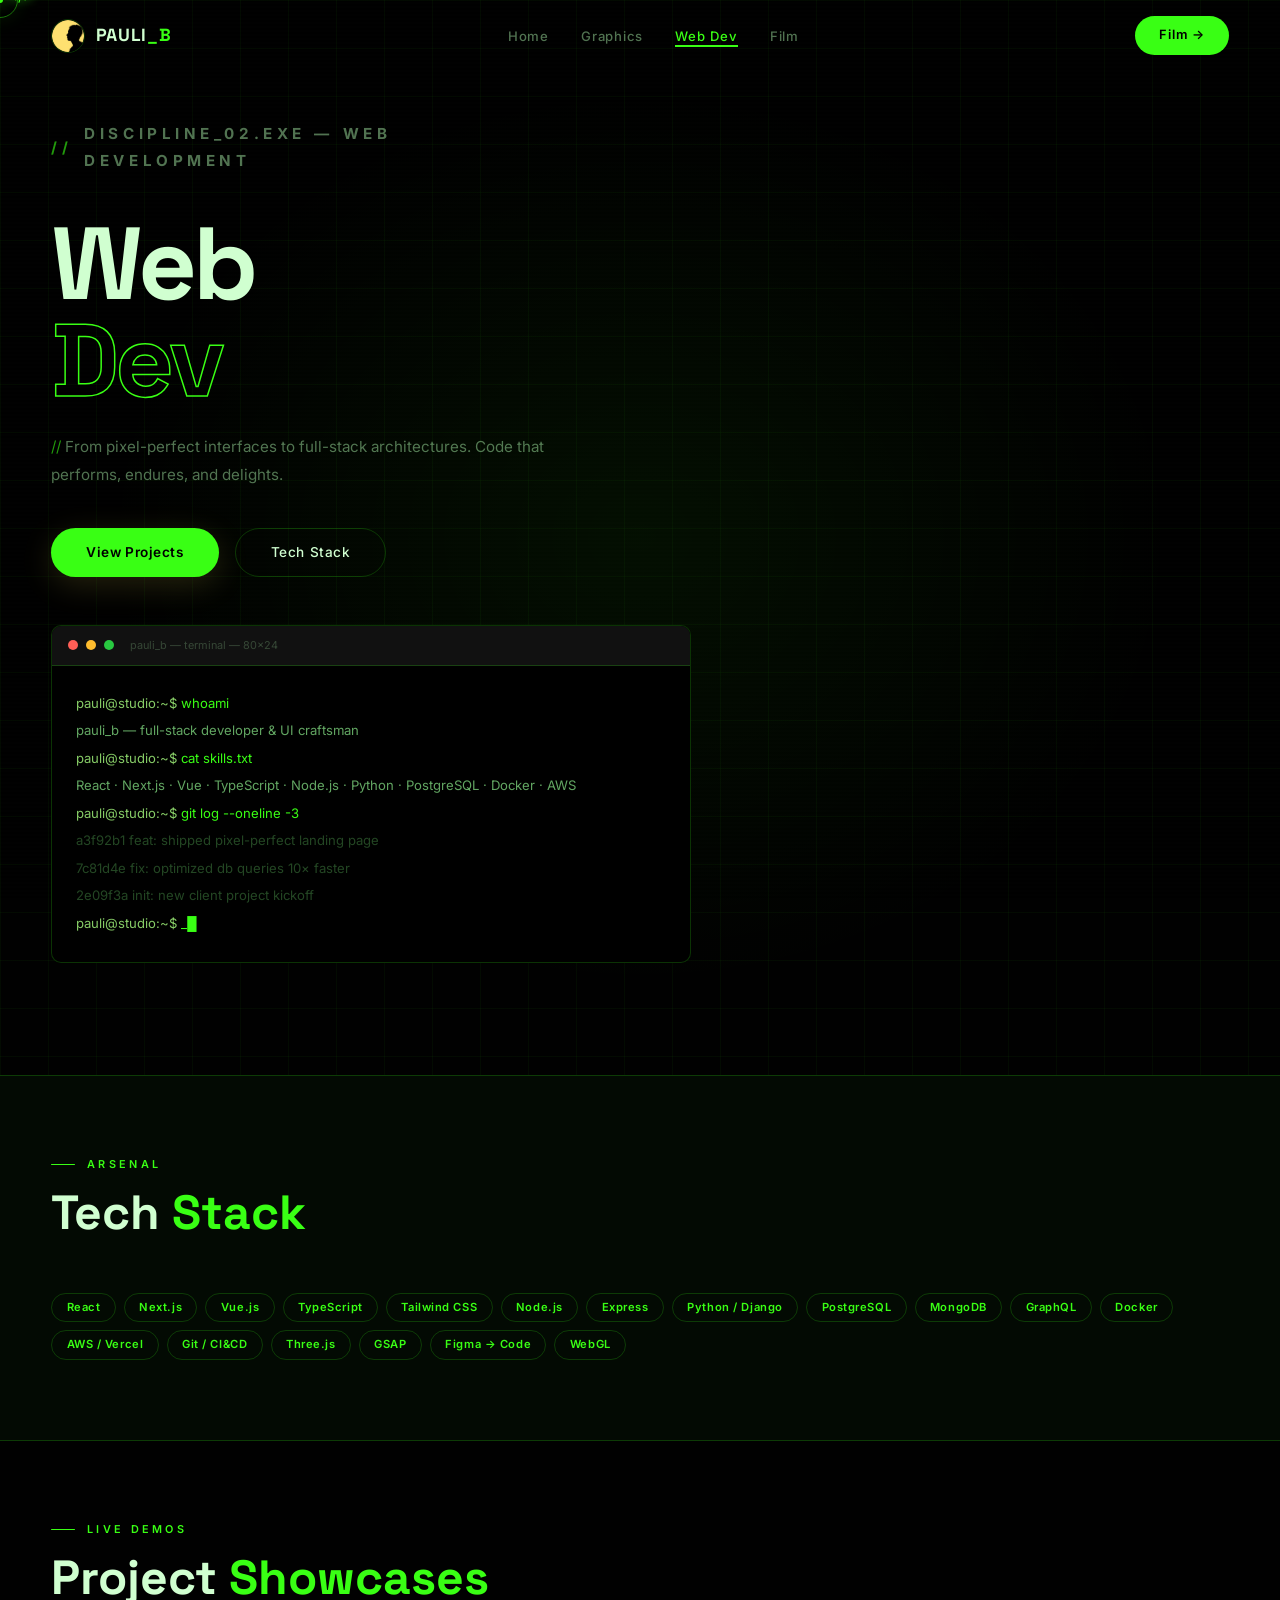
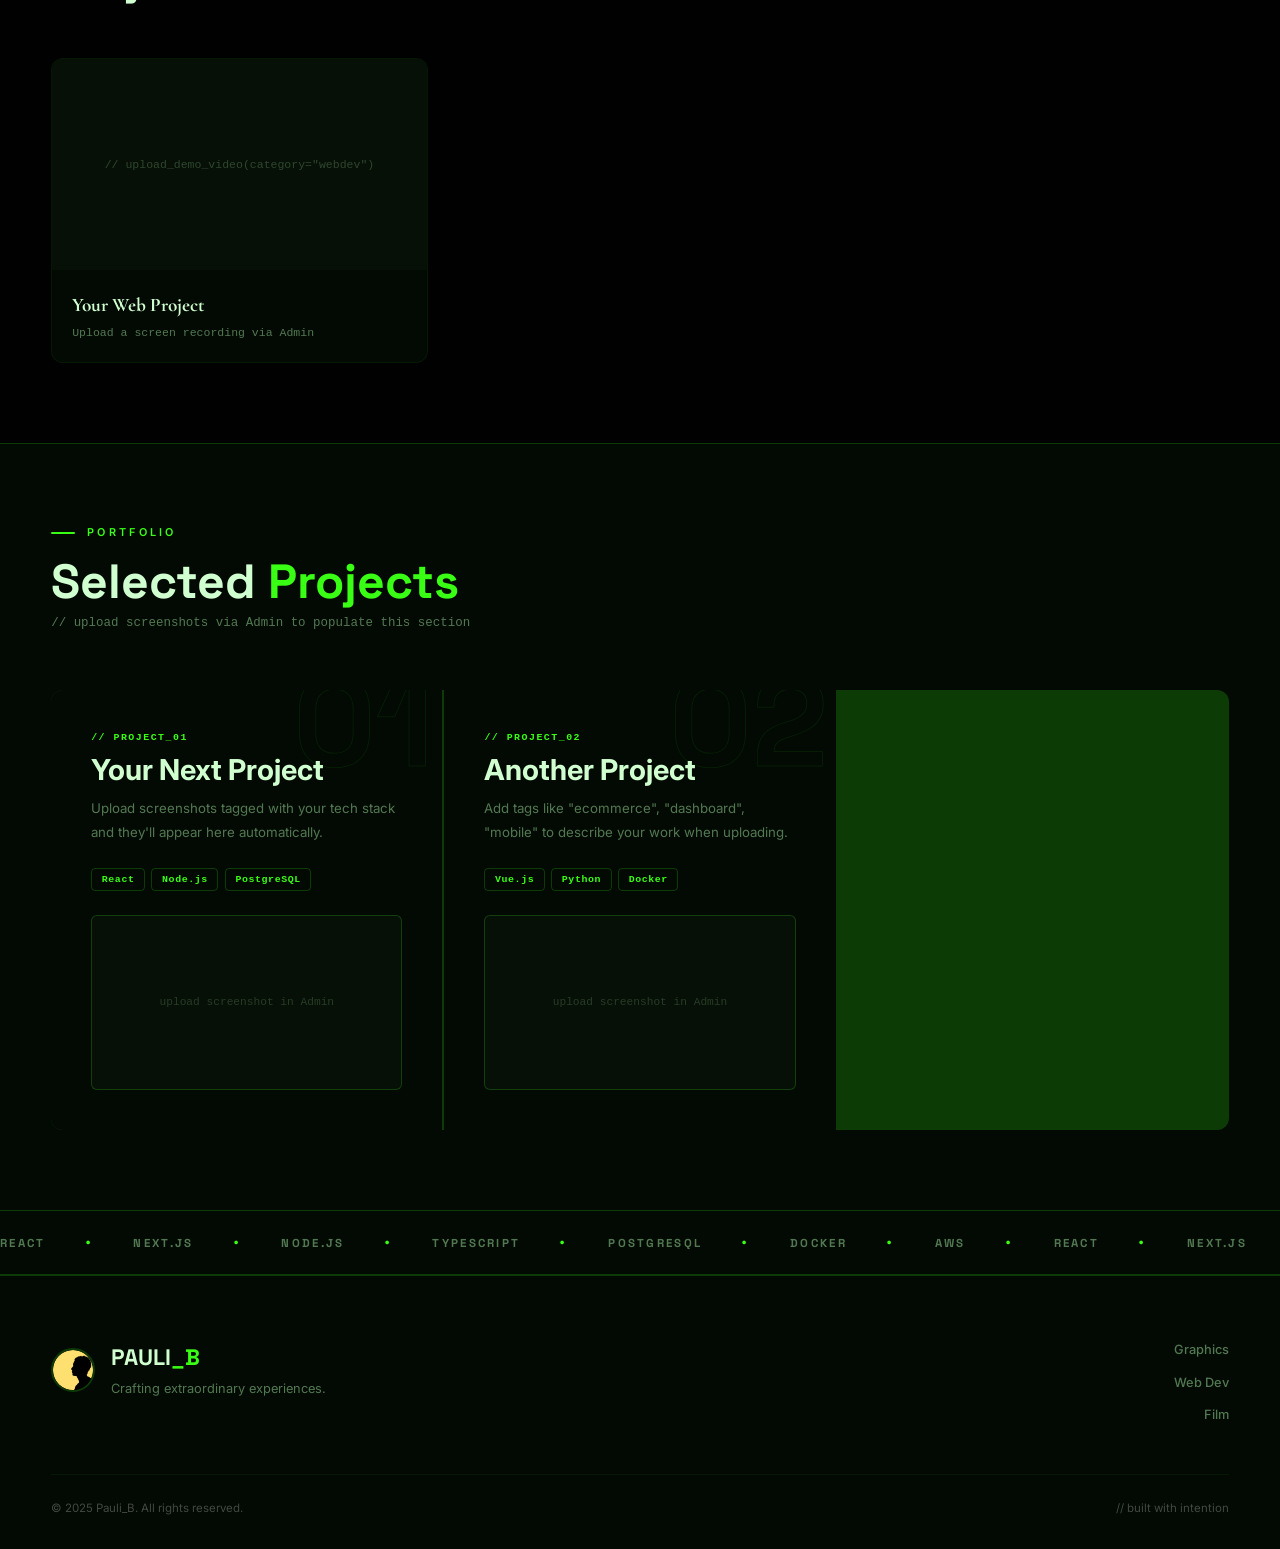
<file: cms-9f3k2p/pages/webdev.html>
<!DOCTYPE html>
<html lang="en" class="page-webdev">
<head>
  <meta charset="UTF-8"/>
  <meta name="viewport" content="width=device-width,initial-scale=1.0"/>
  <title>Web Development — PAULI_B</title>
  <link rel="preconnect" href="https://fonts.googleapis.com"/>
  <link href="https://fonts.googleapis.com/css2?family=Inter:wght@300;400;500;600;700;900&family=Cormorant+Garamond:ital,wght@0,300;1,300&family=Space+Grotesk:wght@300;400;500;700&family=JetBrains+Mono:wght@300;400&display=swap" rel="stylesheet"/>
  <link rel="stylesheet" href="../css/global.css"/>
  <link rel="stylesheet" href="../css/pages.css"/>
  <style>
    :root { font-family: 'Space Grotesk', sans-serif; }
    .cur-dot { background: #39ff14 !important; box-shadow: 0 0 14px #39ff14 !important; }
    .cur-ring { border-color: rgba(57,255,20,.45) !important; box-shadow: 0 0 20px rgba(57,255,20,.1) !important; }
    /* Code cursor icon */
    .cur-icon { position: absolute; top: -16px; left: 8px; font-size: 14px; pointer-events: none; }
    .overline { color: var(--accent); }
    .overline::before { background: var(--accent); }
    .footer { background: var(--bg2); border-color: var(--acb); }
    .footer-logo-text em { color: var(--accent); }
    .btn-primary { background: var(--accent); color: #000; }
    .btn-primary:hover { background: var(--acl); }
    .btn-outline { border-color: var(--acb); color: var(--text); }
    .btn-outline:hover { border-color: var(--accent); color: var(--accent); }
    .filt { border-color: var(--acb); color: var(--dim); }
    .filt.active, .filt:hover { background: var(--accent); color: #000; border-color: var(--accent); }
    .v-card { background: var(--bg2); }
    .v-play { background: var(--accent); }
    .v-play svg { fill: #000; }
    .v-tag { color: var(--accent); }
    .marquee-wrap { background: var(--bg2); border-color: var(--acb); }
    .marquee-track .mdot { color: var(--accent); }
  </style>
</head>
<body data-cursor="code">

  <div class="cur" id="cur">
    <div class="cur-dot"></div>
    <div class="cur-ring"></div>
    <!-- Code icon -->
    <div class="cur-icon" style="font-size:15px;color:#39ff14;filter:drop-shadow(0 0 5px #39ff14)">&lt;/&gt;</div>
  </div>

  <nav class="nav" id="nav">
    <a href="../index.html" class="nav-logo">
      <img src="../assets/logo.jpg" alt="PB" class="nav-logo-img"/>
      <span class="nav-logo-text">PAULI<em>_B</em></span>
    </a>
    <ul class="nav-links">
      <li><a href="../index.html">Home</a></li>
      <li><a href="graphics.html">Graphics</a></li>
      <li><a href="webdev.html" class="active">Web Dev</a></li>
      <li><a href="film.html">Film</a></li>
    </ul>
    <a href="film.html" class="nav-cta">Film →</a>
    <button class="nav-burger" id="burger"><span></span><span></span></button>
  </nav>

  <div class="mob-menu" id="mobMenu">
    <button class="mob-close" id="mobClose">✕</button>
    <nav class="mob-nav">
      <a href="../index.html">Home</a><a href="graphics.html">Graphics</a><a href="webdev.html">Web Dev</a><a href="film.html">Film</a>
    </nav>
    <div class="mob-footer"><img src="../assets/logo.jpg" alt="PB" class="mob-logo"/><span>PAULI_B © 2025</span></div>
  </div>

  <!-- HERO -->
  <section class="w-hero">
    <div class="w-hero-bg"></div>
    <div class="w-hero-grid"></div>

    <p class="w-hero-label reveal-fade">discipline_02.exe — Web Development</p>
    <h1 class="reveal-up">
      Web<br/><span class="stroke">Dev</span>
    </h1>
    <p class="reveal-fade delay-1">
      From pixel-perfect interfaces to full-stack architectures. Code that performs, endures, and delights.
    </p>
    <div style="display:flex;gap:1rem;flex-wrap:wrap;position:relative;z-index:2">
      <a href="#projects" class="btn-primary reveal-fade delay-2">View Projects</a>
      <a href="#stack" class="btn-outline reveal-fade delay-2">Tech Stack</a>
    </div>

    <!-- Terminal -->
    <div class="w-terminal reveal-up delay-3">
      <div class="w-terminal-bar">
        <div class="w-t-dot" style="background:#ff5f57"></div>
        <div class="w-t-dot" style="background:#febc2e"></div>
        <div class="w-t-dot" style="background:#28c840"></div>
        <span>pauli_b — terminal — 80×24</span>
      </div>
      <div class="w-terminal-body">
        <div class="w-t-prompt">whoami</div>
        <div class="w-t-out">pauli_b — full-stack developer &amp; UI craftsman</div>
        <div class="w-t-prompt">cat skills.txt</div>
        <div class="w-t-out">React · Next.js · Vue · TypeScript · Node.js · Python · PostgreSQL · Docker · AWS</div>
        <div class="w-t-prompt">git log --oneline -3</div>
        <div class="w-t-comment">a3f92b1 feat: shipped pixel-perfect landing page</div>
        <div class="w-t-comment">7c81d4e fix: optimized db queries 10× faster</div>
        <div class="w-t-comment">2e09f3a init: new client project kickoff</div>
        <div class="w-t-prompt">_<span class="blink">█</span></div>
      </div>
    </div>
  </section>

  <!-- Tech Stack -->
  <section class="section" id="stack" style="background:var(--bg2);border-top:1px solid var(--acb);border-bottom:1px solid var(--acb)">
    <div class="section-header">
      <p class="overline">Arsenal</p>
      <h2 class="section-header" style="font-family:'Space Grotesk',sans-serif;font-size:clamp(2rem,4vw,3rem);font-weight:700;color:var(--text);margin-bottom:2rem">Tech <em style="font-style:normal;color:var(--accent)">Stack</em></h2>
    </div>
    <div class="tech-cloud">
      <span class="tech-pill">React</span><span class="tech-pill">Next.js</span><span class="tech-pill">Vue.js</span><span class="tech-pill">TypeScript</span><span class="tech-pill">Tailwind CSS</span><span class="tech-pill">Node.js</span><span class="tech-pill">Express</span><span class="tech-pill">Python / Django</span><span class="tech-pill">PostgreSQL</span><span class="tech-pill">MongoDB</span><span class="tech-pill">GraphQL</span><span class="tech-pill">Docker</span><span class="tech-pill">AWS / Vercel</span><span class="tech-pill">Git / CI&amp;CD</span><span class="tech-pill">Three.js</span><span class="tech-pill">GSAP</span><span class="tech-pill">Figma → Code</span><span class="tech-pill">WebGL</span>
    </div>
  </section>

  <!-- Video demos -->
  <section class="video-section section">
    <div class="section-header">
      <p class="overline">Live Demos</p>
      <h2 style="font-family:'Space Grotesk',sans-serif;font-size:clamp(2rem,4vw,3rem);font-weight:700;margin-bottom:2rem">Project <em style="font-style:normal;color:var(--accent)">Showcases</em></h2>
    </div>
    <div class="video-grid" id="wVideos">
      <div class="v-card">
        <div class="v-thumb" style="padding:2rem;flex-direction:column;gap:.5rem">
          <p style="font-size:.72rem;color:var(--dim);opacity:.5;font-family:monospace">// upload_demo_video(category="webdev")</p>
        </div>
        <div class="v-info"><h4>Your Web Project</h4><p style="font-family:monospace;font-size:.72rem">Upload a screen recording via Admin</p></div>
      </div>
    </div>
  </section>

  <!-- Projects -->
  <section class="section" id="projects" style="background:var(--bg2);border-top:1px solid var(--acb)">
    <div class="section-header">
      <p class="overline">Portfolio</p>
      <h2 style="font-family:'Space Grotesk',sans-serif;font-size:clamp(2rem,4vw,3rem);font-weight:700;margin-bottom:.5rem">Selected <em style="font-style:normal;color:var(--accent)">Projects</em></h2>
      <p style="font-size:.78rem;color:var(--dim);margin-bottom:2.5rem;font-family:monospace">// upload screenshots via Admin to populate this section</p>
    </div>
    <div class="w-projects-grid" id="wProjects">
      <div class="w-proj-card" data-num="01">
        <div class="w-proj-url">// project_01</div>
        <h3 class="w-proj-name">Your Next Project</h3>
        <p class="w-proj-desc">Upload screenshots tagged with your tech stack and they'll appear here automatically.</p>
        <div class="w-proj-tags"><span class="w-proj-tag">React</span><span class="w-proj-tag">Node.js</span><span class="w-proj-tag">PostgreSQL</span></div>
        <div class="w-proj-screen"><div class="w-proj-ph" style="color:var(--dim);font-family:monospace;font-size:.7rem">upload screenshot in Admin</div></div>
      </div>
      <div class="w-proj-card" data-num="02">
        <div class="w-proj-url">// project_02</div>
        <h3 class="w-proj-name">Another Project</h3>
        <p class="w-proj-desc">Add tags like "ecommerce", "dashboard", "mobile" to describe your work when uploading.</p>
        <div class="w-proj-tags"><span class="w-proj-tag">Vue.js</span><span class="w-proj-tag">Python</span><span class="w-proj-tag">Docker</span></div>
        <div class="w-proj-screen"><div class="w-proj-ph" style="color:var(--dim);font-family:monospace;font-size:.7rem">upload screenshot in Admin</div></div>
      </div>
    </div>
  </section>

  <!-- Marquee -->
  <div class="marquee-wrap">
    <div class="marquee-track">
      <span>REACT</span><span class="mdot">·</span><span>NEXT.JS</span><span class="mdot">·</span><span>NODE.JS</span><span class="mdot">·</span><span>TYPESCRIPT</span><span class="mdot">·</span><span>POSTGRESQL</span><span class="mdot">·</span><span>DOCKER</span><span class="mdot">·</span><span>AWS</span><span class="mdot">·</span><span>REACT</span><span class="mdot">·</span><span>NEXT.JS</span><span class="mdot">·</span><span>NODE.JS</span><span class="mdot">·</span><span>TYPESCRIPT</span><span class="mdot">·</span><span>POSTGRESQL</span><span class="mdot">·</span><span>DOCKER</span><span class="mdot">·</span><span>AWS</span><span class="mdot">·</span>
    </div>
  </div>

  <!-- Video Modal -->
  <div class="v-modal" id="vModal">
    <div class="v-modal-inner">
      <button class="v-modal-close">✕</button>
      <video id="vModalVid" controls></video>
    </div>
  </div>

  <footer class="footer">
    <div class="footer-inner">
      <div class="footer-top">
        <div class="footer-brand"><img src="../assets/logo.jpg" alt="PB" class="footer-logo-img"/><div><div class="footer-logo-text">PAULI<em>_B</em></div><p>Crafting extraordinary experiences.</p></div></div>
        <nav class="footer-nav"><a href="graphics.html">Graphics</a><a href="webdev.html">Web Dev</a><a href="film.html">Film</a></nav>
      </div>
      <div class="footer-bottom"><p>© 2025 Pauli_B. All rights reserved.</p><p class="footer-secret">// built with intention</p></div>
    </div>
  </footer>

  <script src="../js/storage.js"></script>
  <script src="../js/gallery-loader.js"></script>
  <script src="../js/global.js"></script>
  <script>
    document.addEventListener('DOMContentLoaded', () =>
      loadPageFiles('webdev', { videos: 'wVideos', projects: 'wProjects' })
    );
  </script>
</body>
</html>
</file>
<file: css/global.css>
/* ============================================================
   PAULI_B — Global Styles
   Framework: vanilla CSS with custom properties
   Responsive: mobile-first, fluid typography
============================================================ */

/* Google Fonts loaded in HTML */

/* ── TOKENS ────────────────────────────────────────────────── */
:root {
  /* Home / default palette */
  --bg:       #0a0907;
  --bg2:      #14130e;
  --bg3:      #222016;
  --text:     #fffcec;
  --dim:      rgb(255 247 216 / 50%);
  --faint:    rgb(255 224 103 / 11%);
  --accent:   #fee070;      
  --accent2:  #eccc18;     
  --acl:      #ffe067;
  --acd:      rgb(255 224 103 / 18%);
  --acb:      rgb(255 224 103 / 58%);

  /* Typography */
  --sans: 'Space Grotesk', sans-serif;
  --inter: 'Inter', sans-serif;
  --serif: 'Cormorant Garamond', serif;

  /* Spacing */
  --r: 12px;
  --nav-h: 72px;

  /* Ease */
  --ease: cubic-bezier(.4,0,.2,1);
  --spring: cubic-bezier(.34,1.56,.64,1);
}

/* ── RESET ─────────────────────────────────────────────────── */
*, *::before, *::after { box-sizing: border-box; margin: 0; padding: 0; }
html { scroll-behavior: smooth; font-size: 16px; }
body { font-family: var(--inter); font-weight: 400; line-height: 1.6; overflow-x: hidden; cursor: none; background: var(--bg); color: var(--text); }
a { color: inherit; text-decoration: none; }
img, video { max-width: 100%; display: block; }
ul { list-style: none; }
button { font-family: inherit; cursor: none; }
input, textarea { font-family: inherit; }

/* ── CURSOR ────────────────────────────────────────────────── */
.cur { position: fixed; top: 0; left: 0; z-index: 9999; pointer-events: none; }
.cur-dot {
  width: 6px; height: 6px; border-radius: 50%;
  background: var(--accent);
  position: absolute; top: 0; left: 0;
  transform: translate(-50%,-50%);
  transition: transform .15s, background .3s, width .2s, height .2s;
  box-shadow: 0 0 12px var(--accent);
}
.cur-ring {
  width: 36px; height: 36px; border-radius: 50%;
  border: 1.5px solid rgba(247, 212, 85, 0.5);
  position: absolute; top: 0; left: 0;
  transform: translate(-50%,-50%);
  transition: left .1s var(--ease), top .1s var(--ease), width .3s, height .3s, border-color .3s;
}
.cur-label {
  position: absolute; top: 20px; left: 20px;
  font-size: .65rem; letter-spacing: .12em; text-transform: uppercase;
  color: var(--accent); white-space: nowrap;
  opacity: 0; transition: opacity .2s;
  font-family: var(--inter); font-weight: 500;
  background: rgba(10, 9, 7, 0.8); padding: .2rem .5rem; border-radius: 4px;
}
.cur-label.show { opacity: 1; }

/* Cursor icon variants */
.cur.pencil .cur-dot  { background: #c0392b; box-shadow: 0 0 12px #c0392b; }
.cur.pencil .cur-ring { border-color: rgba(192,57,43,.6); }
.cur.code   .cur-dot  { background: #39ff14; box-shadow: 0 0 12px #39ff14; }
.cur.code   .cur-ring { border-color: rgba(57,255,20,.5); }
.cur.reel   .cur-dot  { background: #e8a020; box-shadow: 0 0 12px #e8a020; }
.cur.reel   .cur-ring { border-color: rgba(232,160,32,.6); }
.cur.hover  .cur-ring { width: 52px; height: 52px; border-color: var(--accent); }

/* ── NAVIGATION ────────────────────────────────────────────── */
.nav {
  position: fixed; inset: 0 0 auto 0; z-index: 1000;
  height: var(--nav-h);
  display: flex; align-items: center; justify-content: space-between;
  padding: 0 clamp(1.25rem, 4vw, 4rem);
  transition: background .4s, border-color .4s;
  border-bottom: 1px solid transparent;
}
.nav.scrolled {
  background: rgba(10, 9, 7, 0.85);
  backdrop-filter: blur(24px) saturate(1.4);
  border-bottom: 1px solid var(--acb);
}
.nav-logo { display: flex; align-items: center; gap: .65rem; }
.nav-logo-img { width: 34px; height: 34px; border-radius: 50%; object-fit: cover; border: 1.5px solid var(--acb); }
.nav-logo-text { font-family: var(--sans); font-size: 1.1rem; font-weight: 700; letter-spacing: .04em; }
.nav-logo-text em { font-style: normal; color: var(--accent); }
.nav-links { display: flex; gap: 2rem; }
.nav-links a { font-size: .82rem; font-weight: 500; letter-spacing: .06em; color: var(--dim); transition: color .25s var(--ease); position: relative; }
.nav-links a::after { content:''; position:absolute; bottom:-3px; left:0; right:0; height:1.5px; background:var(--accent); transform:scaleX(0); transition:transform .35s var(--ease); }
.nav-links a:hover, .nav-links a.active { color: var(--text); }
.nav-links a:hover::after, .nav-links a.active::after { transform: scaleX(1); }
.nav-cta {
  font-size: .8rem; font-weight: 600; letter-spacing: .06em;
  padding: .55rem 1.5rem; border-radius: 100px;
  background: var(--accent); color: #0a0907;
  transition: all .3s var(--ease);
  box-shadow: 0 0 20px rgba(247, 217, 85, 0);
}
.nav-cta:hover { background: var(--acl); transform: translateY(-2px); box-shadow: 0 12px 40px rgba(247, 228, 85, 0.25); }
.nav-burger { display: none; flex-direction: column; gap: 5px; background: none; border: none; padding: 4px; }
.nav-burger span { width: 22px; height: 1.5px; background: var(--text); display: block; transition: .3s; border-radius: 2px; }

/* Mobile menu */
.mob-menu {
  display: none; position: fixed; inset: 0; z-index: 998;
  background: rgba(10, 9, 7, 0.97); backdrop-filter: blur(20px);
  flex-direction: column; align-items: center; justify-content: center;
}
.mob-menu.open { display: flex; }
.mob-close { position: absolute; top: 1.5rem; right: 1.5rem; background: none; border: none; color: var(--dim); font-size: 1.6rem; }
.mob-nav { display: flex; flex-direction: column; align-items: center; gap: 1.5rem; }
.mob-nav a { font-family: var(--serif); font-size: clamp(2.5rem, 8vw, 4rem); font-weight: 300; color: var(--dim); transition: color .25s; }
.mob-nav a:hover { color: var(--accent); }
.mob-footer { position: absolute; bottom: 2rem; display: flex; align-items: center; gap: .75rem; color: var(--dim); font-size: .8rem; }
.mob-logo { width: 32px; height: 32px; border-radius: 50%; object-fit: cover; }

/* ── BUTTONS ───────────────────────────────────────────────── */
.btn-primary {
  display: inline-flex; align-items: center; gap: .5rem;
  padding: .8rem 2.2rem; border-radius: 100px;
  background: var(--accent); color: #0a0907;
  font-size: .85rem; font-weight: 600; letter-spacing: .04em;
  transition: all .3s var(--ease);
  border: none; cursor: none;
  box-shadow: 0 8px 32px rgba(247, 228, 85, 0.15);
}
.btn-primary:hover { background: var(--acl); transform: translateY(-3px); box-shadow: 0 16px 48px rgba(247, 215, 85, 0.3); }
.btn-outline {
  display: inline-flex; align-items: center; gap: .6rem;
  padding: .8rem 2.2rem; border-radius: 100px;
  background: transparent; color: var(--text);
  font-size: .85rem; font-weight: 500; letter-spacing: .04em;
  border: 1.5px solid var(--acb);
  transition: all .3s var(--ease); cursor: none;
}
.btn-outline:hover { border-color: var(--accent); background: rgba(247, 217, 85, 0.1); color: var(--accent); transform: translateY(-2px); }
.btn-play { font-size: .7rem; }

/* ── OVERLINE ──────────────────────────────────────────────── */
.overline {
  font-size: .68rem; font-weight: 600; letter-spacing: .3em;
  text-transform: uppercase; color: var(--accent);
  display: flex; align-items: center; gap: .75rem; margin-bottom: 1rem;
}
.overline::before { content:''; width: 24px; height: 1.5px; background: var(--accent); border-radius: 2px; flex-shrink: 0; }

/* ── FOOTER ────────────────────────────────────────────────── */
.footer { padding: 4rem clamp(1.25rem,4vw,4rem) 2rem; border-top: 1px solid var(--faint); background: var(--bg2); }
.footer-inner { max-width: 1200px; margin: 0 auto; }
.footer-top { display: flex; justify-content: space-between; align-items: flex-start; flex-wrap: wrap; gap: 2rem; margin-bottom: 3rem; }
.footer-brand { display: flex; align-items: center; gap: 1rem; }
.footer-logo-img { width: 44px; height: 44px; border-radius: 50%; object-fit: cover; border: 2px solid var(--acb); }
.footer-logo-text { font-family: var(--sans); font-size: 1.4rem; font-weight: 700; }
.footer-logo-text em { font-style: normal; color: var(--accent); }
.footer-brand p { font-size: .8rem; color: var(--dim); margin-top: .2rem; }
.footer-nav { display: flex; flex-direction: column; gap: .75rem; text-align: right; }
.footer-nav a { font-size: .8rem; color: var(--dim); font-weight: 500; transition: color .2s; }
.footer-nav a:hover { color: var(--accent); }
.footer-bottom { display: flex; justify-content: space-between; align-items: center; border-top: 1px solid var(--faint); padding-top: 1.5rem; flex-wrap: wrap; gap: .5rem; }
.footer-bottom p { font-size: .72rem; color: rgba(255, 255, 255, 0.25); }

/* ── MARQUEE ───────────────────────────────────────────────── */
.marquee-wrap { overflow: hidden; border-top: 1px solid var(--faint); border-bottom: 1px solid var(--faint); padding: 1rem 0; background: var(--bg2); }
.marquee-track {
  display: flex; gap: 2.5rem; align-items: center;
  white-space: nowrap;
  animation: marquee 20s linear infinite;
  width: max-content;
}
.marquee-track span { font-family: var(--sans); font-size: .72rem; font-weight: 700; letter-spacing: .2em; color: var(--dim); }
.marquee-track .mdot { color: var(--accent); font-size: 1.2rem; }
@keyframes marquee { from { transform: translateX(0); } to { transform: translateX(-50%); } }

/* ── ANIMATIONS ────────────────────────────────────────────── */
.reveal-up { opacity: 0; transform: translateY(30px); transition: opacity .8s var(--ease), transform .8s var(--ease); }
.reveal-up.in { opacity: 1; transform: translateY(0); }
.reveal-fade { opacity: 0; transition: opacity .8s var(--ease); }
.reveal-fade.in { opacity: 1; }
.delay-1 { transition-delay: .15s !important; }
.delay-2 { transition-delay: .3s !important; }
.delay-3 { transition-delay: .45s !important; }
.delay-4 { transition-delay: .6s !important; }

/* ── PAGE HERO (inner pages) ───────────────────────────────── */
.page-hero {
  min-height: 55vh;
  display: flex; align-items: flex-end;
  padding: calc(var(--nav-h) + 4rem) clamp(1.25rem,4vw,4rem) 4rem;
  position: relative; overflow: hidden;
}
.page-hero-content { position: relative; z-index: 2; }
.page-hero h1 {
  font-family: var(--serif); font-size: clamp(3.5rem,9vw,8.5rem);
  font-weight: 300; line-height: .9; letter-spacing: -.01em;
  margin-bottom: 1.5rem;
}
.page-hero h1 em { font-style: italic; color: var(--accent); }
.page-hero p { font-size: clamp(.85rem,1.5vw,1rem); color: var(--dim); max-width: 480px; line-height: 1.8; }

/* ── GALLERY ───────────────────────────────────────────────── */
.gallery-section { padding: 5rem clamp(1.25rem,4vw,4rem); }
.gallery-top { display: flex; justify-content: space-between; align-items: flex-end; flex-wrap: wrap; gap: 1rem; margin-bottom: 2.5rem; }
.gallery-top h2 { font-family: var(--serif); font-size: clamp(2rem,4vw,3rem); font-weight: 300; }
.gallery-top h2 em { font-style: italic; color: var(--accent); }
.filter-row { display: flex; gap: .5rem; flex-wrap: wrap; }
.filt { padding: .35rem 1rem; border-radius: 100px; font-size: .72rem; font-weight: 600; letter-spacing: .06em; background: transparent; border: 1.5px solid var(--acb); color: var(--dim); transition: all .2s; cursor: none; }
.filt.active, .filt:hover { background: var(--accent); color: #fff; border-color: var(--accent); }
.gallery-grid { display: grid; grid-template-columns: repeat(auto-fill, minmax(280px, 1fr)); gap: 3px; }
.g-item { aspect-ratio: 1; overflow: hidden; position: relative; cursor: none; background: var(--bg2); }
.g-item img { width: 100%; height: 100%; object-fit: cover; transition: transform .6s var(--ease); }
.g-item:hover img { transform: scale(1.07); }
.g-item-overlay { position: absolute; inset: 0; background: linear-gradient(to top, rgba(0,0,0,.85), transparent 50%); opacity: 0; transition: opacity .35s; display: flex; align-items: flex-end; padding: 1.25rem; }
.g-item:hover .g-item-overlay { opacity: 1; }
.g-item-info h4 { font-family: var(--serif); font-size: 1.2rem; color: #fff; }
.g-item-info p { font-size: .65rem; color: var(--accent); letter-spacing: .1em; text-transform: uppercase; }
.gallery-empty { grid-column: 1/-1; text-align: center; padding: 6rem 2rem; }
.gallery-empty h4 { font-family: var(--serif); font-size: 1.8rem; font-weight: 300; margin: 1rem 0 .5rem; }
.gallery-empty p { font-size: .85rem; color: var(--dim); }

/* ── VIDEO GRID ────────────────────────────────────────────── */
.video-grid { display: grid; grid-template-columns: repeat(auto-fill, minmax(300px,1fr)); gap: 1.5rem; }
.v-card { background: var(--bg2); border: 1px solid var(--faint); border-radius: var(--r); overflow: hidden; transition: border-color .3s, transform .3s; cursor: none; }
.v-card:hover { border-color: var(--acb); transform: translateY(-4px); box-shadow: 0 16px 48px rgba(0,0,0,.4); }
.v-thumb { position: relative; aspect-ratio: 16/9; background: var(--bg3); display: flex; align-items: center; justify-content: center; overflow: hidden; }
.v-thumb video, .v-thumb img { width: 100%; height: 100%; object-fit: cover; }
.v-play { position: absolute; width: 50px; height: 50px; border-radius: 50%; background: var(--accent); display: flex; align-items: center; justify-content: center; transition: transform .3s var(--spring); box-shadow: 0 0 0 10px var(--acd); }
.v-play svg { width: 16px; height: 16px; fill: #fff; margin-left: 2px; }
.v-card:hover .v-play { transform: scale(1.15); }
.v-info { padding: 1.25rem; }
.v-info h4 { font-family: var(--serif); font-size: 1.2rem; margin-bottom: .2rem; }
.v-info p { font-size: .78rem; color: var(--dim); }
.v-meta { display: flex; justify-content: space-between; margin-top: .75rem; }
.v-tag { font-size: .62rem; font-weight: 600; letter-spacing: .1em; text-transform: uppercase; color: var(--accent); }

/* Video modal */
.v-modal { display: none; position: fixed; inset: 0; z-index: 3000; background: rgba(0,0,0,.96); align-items: center; justify-content: center; }
.v-modal.open { display: flex; }
.v-modal-inner { position: relative; width: 90%; max-width: 960px; }
.v-modal-inner video { width: 100%; border-radius: 8px; }
.v-modal-close { position: absolute; top: -3rem; right: 0; background: none; border: none; color: rgba(255,255,255,.5); font-size: 1.4rem; cursor: pointer; transition: color .2s; font-family: inherit; }
.v-modal-close:hover { color: var(--accent); }

/* ── PROCESS / SKILLS ──────────────────────────────────────── */
.pill { display: inline-flex; padding: .32rem .9rem; border-radius: 100px; border: 1.5px solid var(--acb); color: var(--accent); font-size: .7rem; font-weight: 600; letter-spacing: .05em; transition: all .2s; cursor: none; }
.pill:hover { background: var(--accent); color: #fff; border-color: var(--accent); }

/* ── SECTION LAYOUT HELPERS ────────────────────────────────── */
.section { padding: 5rem clamp(1.25rem,4vw,4rem); }
.section-header { margin-bottom: 3.5rem; }
.section-header h2 { font-family: var(--serif); font-size: clamp(2.2rem,5vw,4rem); font-weight: 300; line-height: 1; }
.section-header h2 em { font-style: italic; color: var(--accent); }

/* ── SCROLLBAR ─────────────────────────────────────────────── */
::-webkit-scrollbar { width: 4px; }
::-webkit-scrollbar-track { background: var(--bg); }
::-webkit-scrollbar-thumb { background: var(--acb); border-radius: 2px; }

/* ── RESPONSIVE ────────────────────────────────────────────── */
@media (max-width: 768px) {
  body { cursor: auto; }
  .cur { display: none; }
  .nav-links, .nav-cta { display: none; }
  .nav-burger { display: flex; }
  .footer-nav { text-align: left; }
  .gallery-grid { grid-template-columns: 1fr 1fr; }
  .video-grid { grid-template-columns: 1fr; }
}
@media (max-width: 480px) {
  .gallery-grid { grid-template-columns: 1fr; }
}
/* Enhanced Footer Layout Adjustments */
.footer-email-box {
  flex: 1 1 300px;
  max-width: 360px;
}
.footer-email-box h4 {
  font-family: var(--sans);
  font-size: 0.9rem;
  letter-spacing: 0.05em;
  text-transform: uppercase;
  margin-bottom: 0.25rem;
}
.footer-email-box p {
  font-size: 0.8rem;
  color: var(--dim);
  margin-bottom: 1rem;
}

/* Email Input Row */
.footer-form {
  display: flex;
  background: var(--bg3);
  border: 1px solid var(--faint);
  border-radius: 100px;
  padding: 0.25rem 0.25rem 0.25rem 1rem;
  transition: border-color 0.3s var(--ease);
}
.footer-form:focus-within {
  border-color: var(--accent);
}
.footer-input {
  background: transparent;
  border: none;
  outline: none;
  color: var(--text);
  font-size: 0.82rem;
  flex-grow: 1;
  padding-right: 0.5rem;
}
.footer-input::placeholder {
  color: rgba(255, 255, 255, 0.2);
}
.footer-form-btn {
  background: var(--accent);
  border: none;
  width: 34px;
  height: 34px;
  border-radius: 50%;
  display: flex;
  align-items: center;
  justify-content: center;
  color: #0a0907;
  transition: transform 0.2s var(--ease), background-color 0.2s;
}
.footer-form-btn svg {
  width: 16px;
  height: 16px;
}
.footer-form-btn:hover {
  background: var(--acl);
  transform: scale(1.05);
}

/* Social Media Icons Styling */
.footer-socials {
  display: flex;
  gap: 1rem;
  align-items: center;
}
.social-icon {
  width: 38px;
  height: 38px;
  border-radius: 50%;
  background: var(--bg3);
  border: 1px solid var(--faint);
  display: flex;
  align-items: center;
  justify-content: center;
  color: var(--dim);
  transition: all 0.3s var(--ease);
}
.social-icon svg {
  width: 16px;
  height: 16px;
}

/* Clickable states explicitly indicating active regions */
.social-icon:hover {
  color: #0a0907;
  background: var(--accent);
  border-color: var(--accent);
  transform: translateY(-3px);
  box-shadow: 0 8px 20px rgba(247, 217, 85, 0.2);
}

/* Extra alignment helper */
.footer-legal {
  display: flex;
  flex-direction: column;
  gap: 0.25rem;
}

/* Adjustments for smaller phone displays */
@media (max-width: 768px) {
  .footer-top {
    flex-direction: column;
    gap: 2.5rem;
  }
  .footer-nav {
    text-align: left;
  }
  .footer-bottom {
    flex-direction: column-reverse;
    align-items: flex-start;
    gap: 1.5rem;
  }
}

/* Stacked Form Configuration */
.footer-form.stacked-form {
  display: flex;
  flex-direction: column;
  background: transparent;
  border: none;
  padding: 0;
  gap: 0.75rem;
}

/* Individual Form Rows */
.footer-form .form-group {
  background: var(--bg3);
  border: 1px solid var(--faint);
  border-radius: 8px;
  padding: 0.75rem 1rem;
  transition: border-color 0.3s var(--ease);
}

.footer-form .form-group:focus-within {
  border-color: var(--accent);
}

/* Style for text inputs & textareas */
.footer-input, .footer-textarea {
  background: transparent;
  border: none;
  outline: none;
  color: var(--text);
  font-size: 0.85rem;
  width: 100%;
  font-family: var(--inter);
}

.footer-textarea {
  resize: none; /* Prevents user from breaking layout size manually */
  line-height: 1.5;
}

/* Wide Dynamic Action Button */
.footer-submit-btn {
  background: var(--accent);
  border: none;
  border-radius: 8px;
  padding: 0.8rem 1.5rem;
  display: flex;
  align-items: center;
  justify-content: center;
  gap: 0.5rem;
  color: #0a0907;
  font-weight: 600;
  font-size: 0.82rem;
  transition: background-color 0.2s, transform 0.2s var(--ease);
}

.footer-submit-btn svg {
  width: 14px;
  height: 14px;
  transition: transform 0.2s var(--ease);
}

.footer-submit-btn:hover {
  background: var(--acl);
}

/* Subtle arrow movement on hover */
.footer-submit-btn:hover svg {
  transform: translateX(3px);
}
</file>
<file: css/home.css>
/* ── HOME PAGE ─────────────────────────────────────────────── */

/* HERO */
.hero {
  min-height: 100vh;
  display: grid;
  grid-template-columns: minmax(0, 1fr) auto;
  grid-template-rows: minmax(auto, 1fr) auto;
  align-items: center;
  padding: calc(var(--nav-h) + 2rem) clamp(1.25rem,4vw,4rem) 0;
  position: relative;
  overflow: hidden;
  gap: 0 4rem;
}
.hero-content {
  position: relative; z-index: 2;
  grid-column: 1;
  max-width: 680px;
  width: 100%;
}
.hero-img-wrap {
  position: relative; z-index: 2;
  grid-column: 2;
  display: flex; flex-direction: column; align-items: flex-end;
}
.hero-img-wrap.centered {
  align-items: center;
}
.hero-img-frame {
  width: clamp(220px, 28vw, 380px);
  aspect-ratio: 1;
  border-radius: 200px;
  overflow: hidden;
  border: 2px solid var(--acb);
  box-shadow: 0 0 80px rgb(255 224 103 / 28%), 0 0 0 12px rgba(247, 231, 85, 0.06);
  position: relative;
}
.hero-img-overlay {
  position: absolute; inset: 0;
  background: linear-gradient(to bottom, transparent 60%, rgba(250, 227, 79, 0.25));
  pointer-events: none;
}

/* Layered bg */
.hero-bg { position: absolute; inset: 0; z-index: 0; }
.hero-orb {
  position: absolute; border-radius: 50%;
  filter: blur(80px); opacity: .35;
}
.orb1 { width: 600px; height: 600px; background: radial-gradient(circle, rgba(247, 223, 85, 0.6), transparent); top: -15%; right: -10%; animation: drift 10s ease-in-out infinite; }
.orb2 { width: 400px; height: 400px; background: radial-gradient(circle, rgba(236, 195, 72, 0.5), transparent); bottom: 10%; left: -5%; animation: drift 13s ease-in-out infinite reverse; }
.orb3 { width: 250px; height: 250px; background: radial-gradient(circle, rgba(241, 220, 99, 0.4), transparent); top: 50%; left: 40%; animation: drift 8s ease-in-out infinite 2s; }
@keyframes drift { 0%,100%{transform:translateY(0) scale(1)} 50%{transform:translateY(-30px) scale(1.05)} }

.hero-grid {
  position: absolute; inset: 0;
  background-image: linear-gradient(var(--faint) 1px, transparent 1px), linear-gradient(90deg, var(--faint) 1px, transparent 1px);
  background-size: 60px 60px;
  mask-image: radial-gradient(ellipse at center, black 30%, transparent 80%);
}

/* Content — declarative only, no duplication */
.hero-badge {
  display: inline-flex; align-items: center; gap: .5rem;
  font-size: .72rem; font-weight: 600; letter-spacing: .12em; text-transform: uppercase;
  color: var(--dim); border: 1px solid var(--acb);
  padding: .35rem 1rem; border-radius: 100px; margin-bottom: 2rem;
  background: rgba(247, 220, 85, 0.08);
}
.badge-dot { width: 6px; height: 6px; border-radius: 50%; background: var(--accent); box-shadow: 0 0 8px var(--accent); animation: blink 2s ease-in-out infinite; }
@keyframes blink { 0%,100%{opacity:1} 50%{opacity:.3} }

.hero-title {
  font-family: var(--sans);
  font-size: clamp(3.5rem, 8vw, 7.5rem);
  font-weight: 900; line-height: 1.05; letter-spacing: -.03em;
  margin-bottom: 2rem;
}
.ht-line { display: block; overflow: hidden; }
.ht-word { display: block; }
.accent-line .ht-word {
  background: linear-gradient(135deg, var(--accent), var(--accent2));
  -webkit-background-clip: text; -webkit-text-fill-color: transparent;
}
.hero-sub { font-size: clamp(.9rem,1.5vw,1.05rem); color: var(--dim); max-width: 460px; line-height: 1.75; margin-bottom: 2.5rem; }
.hero-btns { display: flex; gap: 1rem; flex-wrap: wrap; }

/* Hero image — handled in hero grid above */
.hero-img { width: 100%; height: 100%; object-fit: cover; filter: saturate(1.08); transition: transform .7s var(--ease); }
.hero-img-frame:hover .hero-img { transform: scale(1.03); }
.hero-img-tag {
  margin-top: 2rem;
  font-size: .72rem; font-weight: 600; letter-spacing: .12em; text-transform: uppercase;
  color: var(--accent); background: var(--acd);
  padding: .35rem 1rem; border-radius: 100px; border: 1px solid var(--acb);
}

/* Scroll indicator */
.hero-scroll {
  position: absolute; bottom: 10rem; left: clamp(.5rem, 2vw, 4rem);
  display: flex; flex-direction: column; align-items: center; gap: .75rem; z-index: 2;
  font-size: .65rem; font-weight: 600; letter-spacing: .2em; text-transform: uppercase; color: var(--dim);
}
.scroll-track { width: 1px; height: 52px; background: var(--faint); position: relative; }
.scroll-thumb { width: 1px; height: 20px; background: var(--accent); position: absolute; top: 0; animation: scrollAnim 2s ease-in-out infinite; }
.hero-scroll span { writing-mode: vertical-rl; transform: rotate(180deg); white-space: nowrap; }
@keyframes scrollAnim { 0%{top:0;opacity:1} 80%{top:32px;opacity:1} 100%{top:32px;opacity:0} }

/* Stats bar — like reference image bottom strip */
.hero-stats {
  grid-column: 1 / -1;
  display: flex; align-items: stretch;
  background: rgba(255,255,255,.04);
  border: 1px solid var(--faint);
  border-radius: 20px;
  padding: 1.5rem 2rem;
  margin-top: 2rem;
  gap: 0;
  backdrop-filter: blur(14px);
}
.hstat { flex: 1; text-align: center; padding: .5rem 0; min-width: 0; }
.hstat-num { font-family: var(--sans); font-size: 2rem; font-weight: 900; color: var(--accent); }
.hstat span:last-of-type { font-size: 1.2rem; font-weight: 700; color: var(--accent); }
.hstat p { font-size: .68rem; font-weight: 600; letter-spacing: .12em; text-transform: uppercase; color: var(--dim); margin-top: .2rem; }
.hstat-sep { width: 1px; height: 40px; background: var(--faint); flex-shrink: 0; }
.play-trigger { cursor: none; }
.play-icon { display: block; font-size: 1.5rem; color: var(--accent); margin-bottom: .2rem; }

/* DISCIPLINES */
.disciplines { padding: 6rem clamp(1.25rem,4vw,4rem); }
.disc-header { text-align: center; margin-bottom: 3.5rem; }
.disc-header h2 { font-family: var(--serif); font-size: clamp(2.5rem,5vw,4rem); font-weight: 300; }
.disc-header h2 em { font-style: italic; color: var(--accent); }

.disc-grid {
  display: grid;
  grid-template-columns: repeat(3, 1fr);
  gap: 1.5px;
  background: var(--faint);
  border-radius: 16px;
  overflow: hidden;
}

.disc-card {
  position: relative; display: block;
  padding: 3rem 2.5rem;
  background: var(--bg2);
  transition: all .45s var(--ease);
  overflow: hidden;
}
.disc-card::before {
  content: ''; position: absolute; inset: 0;
  opacity: 0; pointer-events: none;
  transition: opacity .5s;
}
.disc-card-bg {
  position: absolute; inset: 0;
  opacity: .08;
  pointer-events: none;
  background: radial-gradient(circle at top left, rgba(255,255,255,.12), transparent 45%);
  mix-blend-mode: screen;
}
.disc-card[data-color="#c0392b"]::before { background: linear-gradient(135deg, rgba(192,57,43,.15), transparent 60%); }
.disc-card[data-color="#1a1a2e"]::before { background: linear-gradient(135deg, rgba(99,102,241,.15), transparent 60%); }
.disc-card[data-color="#0d0016"]::before { background: linear-gradient(135deg, rgba(232,160,32,.12), transparent 60%); }
.disc-card:hover { background: var(--bg3); transform: translateY(-6px); box-shadow: 0 24px 64px rgba(0,0,0,.35); z-index: 2; }
.disc-card:hover::before { opacity: 1; }
.disc-card.featured { background: var(--bg3); }

.disc-num { font-family: var(--sans); font-size: 5rem; font-weight: 900; line-height: 1; color: transparent; -webkit-text-stroke: 1px rgba(255,255,255,.08); margin-bottom: 1.5rem; }
.disc-icon { width: 52px; height: 52px; color: var(--accent); margin-bottom: 1.5rem; transition: transform .4s var(--spring), color .3s; }
.disc-card[data-cursor="pencil"] .disc-icon { color: #c0392b; }
.disc-card[data-cursor="code"]   .disc-icon { color: #6366f1; }
.disc-card[data-cursor="reel"]   .disc-icon { color: #e8a020; }
.disc-card:hover .disc-icon { transform: scale(1.12) rotate(-5deg); }

.disc-card h3 { font-family: var(--serif); font-size: 2rem; font-weight: 300; line-height: 1.1; margin-bottom: .75rem; }
.disc-card p { font-size: .85rem; color: var(--dim); line-height: 1.75; margin-bottom: 2rem; }
.disc-arrow { width: 36px; height: 36px; border-radius: 50%; border: 1.5px solid var(--faint); display: flex; align-items: center; justify-content: center; transition: all .3s; }
.disc-arrow svg { width: 16px; height: 16px; }
.disc-card:hover .disc-arrow { background: var(--accent); border-color: var(--accent); }
.disc-tag { margin-top: 1.5rem; font-size: .65rem; font-weight: 600; letter-spacing: .12em; text-transform: uppercase; color: var(--dim); }

/* ABOUT TEASER */
.about-teaser {
  padding: 6rem clamp(1.25rem,4vw,4rem);
  display: grid; grid-template-columns: 1fr 1fr;
  gap: 5rem; align-items: center;
  background: var(--bg2); border-top: 1px solid var(--faint); border-bottom: 1px solid var(--faint);
}
.at-img { position: relative; }
.at-img-frame {
  width: 100%; aspect-ratio: 3/4;
  border-radius: 200px 200px 120px 120px;
  overflow: hidden; border: 2px solid var(--acb);
  box-shadow: 0 0 60px rgba(247, 207, 85, 0.2);
}
.at-img-frame img { width: 100%; height: 100%; object-fit: cover; }
.at-badge-float {
  position: absolute; bottom: -1.5rem; right: -1.5rem;
  background: var(--bg3); border: 2px solid var(--acb);
  border-radius: 16px; padding: 1.25rem 1.5rem;
  text-align: center;
  box-shadow: 0 16px 40px rgba(0,0,0,.4);
}
.at-badge-float span { font-family: var(--sans); font-size: 2.5rem; font-weight: 900; color: var(--accent); display: block; line-height: 1; }
.at-badge-float p { font-size: .68rem; font-weight: 600; letter-spacing: .08em; text-transform: uppercase; color: var(--dim); margin-top: .3rem; }
.at-text h2 { font-family: var(--serif); font-size: clamp(2.2rem,4vw,3.5rem); font-weight: 300; line-height: 1.1; margin-bottom: 1.25rem; }
.at-text h2 em { font-style: italic; color: var(--accent); }
.at-body { font-size: .92rem; color: var(--dim); line-height: 1.9; margin-bottom: 2rem; }
.at-skills { display: flex; flex-wrap: wrap; gap: .5rem; }
.at-skills span { padding: .32rem .9rem; border-radius: 100px; border: 1.5px solid var(--acb); color: var(--accent); font-size: .7rem; font-weight: 600; letter-spacing: .05em; }

/* ── RESPONSIVE ────────────────────────────────────────────── */
@media (max-width: 1024px) {
  .disc-grid { grid-template-columns: 1fr; }
  .about-teaser { grid-template-columns: 1fr; gap: 3rem; }
  .at-img { max-width: 360px; margin: 0 auto; }
  .hero-img-wrap { align-items: center; }
}
@media (max-width: 768px) {
  .hero { grid-template-columns: 1fr; grid-template-rows: auto auto; gap: 2.5rem; padding-top: calc(var(--nav-h) + 1.5rem); }
  .hero-content { grid-column: 1; order: 0; text-align: center; }
  .hero-img-wrap { grid-column: 1; order: -1; align-items: center; margin-bottom: 1.5rem; }
  .hero-img-frame { width: 160px; }
  .hero-sub { margin: 0 auto 2rem; }
  .hero-btns { justify-content: center; }
  .hero-scroll { display: none; }
  .hero-stats { grid-column: 1; flex-direction: column; gap: 1.25rem; padding: 1.25rem 1.5rem; }
  .hstat-sep { display: none; }
  .hstat { min-width: auto; }
  .hero-stats { margin-top: 1.5rem; }
  
  .disc-grid { gap: 1.25px; }
  .disc-card { padding: 2rem 1.75rem; }
  .disc-num { font-size: 3.5rem; margin-bottom: 1rem; }
  .disc-card h3 { font-size: 1.5rem; }
  
  .about-teaser { gap: 2.5rem; }
  .at-img-frame { border-radius: 160px 160px 100px 100px; }
  .at-badge-float { bottom: -1rem; right: -1rem; padding: 1rem 1.25rem; }
  .at-text h2 { font-size: 2rem; }
}
@media (max-width: 480px) {
  .hero-title { font-size: 2.2rem; line-height: 1; margin-bottom: 1.25rem; }
  .hero-badge { font-size: .65rem; padding: .3rem .8rem; margin-bottom: 1.5rem; }
  .hero-sub { font-size: .85rem; margin-bottom: 1.5rem; }
  .hero-btns { flex-direction: column; }
  .hero-btns a { width: 100%; text-align: center; }
  .hero-img-frame { width: 140px; }
  .hero-img-tag { font-size: .65rem; }
  
  .hero-scroll { display: flex; flex-direction: column; bottom: 4rem; left: 1.5rem; font-size: .6rem; }
  .scroll-track { height: 40px; }
  .scroll-thumb { height: 16px; }
  
  .hero-stats { grid-column: 1; flex-direction: column; padding: 1rem; gap: 1rem; }
  .hstat-num { font-size: 1.6rem; }
  
  .disc-grid { grid-template-columns: 1fr; }
  .disc-card { padding: 1.5rem; }
  .disc-num { font-size: 2.5rem; margin-bottom: .75rem; }
  .disc-card h3 { font-size: 1.3rem; }
  .disc-card p { font-size: .78rem; margin-bottom: 1.25rem; }
  .disc-tag { margin-top: 1rem; font-size: .6rem; }
  
  .at-badge-float { bottom: -0.75rem; right: -0.75rem; font-size: .6rem; }
  .at-text h2 { font-size: 1.5rem; }
  .at-body { font-size: .85rem; }
  .at-skills { gap: .4rem; }
  .at-skills span { padding: .25rem .75rem; font-size: .65rem; }
}
</file>
<file: css/pages.css>
/* ============================================================
   PAULI_B — Custom Graphics Module Stylesheet
   Layout Archetype: Home Page Structural Mirror Configuration
============================================================ */

.page-graphics {
  /* Premium Studio Scheme (Distinct from baseline Home styles) */
  --bg: #090a10;
  --bg2: #10121d;
  --bg3: #181b2b;
  --text: #f0f3ff;
  --dim: rgba(240, 243, 255, 0.48);
  --faint: rgba(240, 243, 255, 0.06);
  --accent: #e5ad35; /* Custom Target Hue */
  --acb: rgba(229, 173, 53, 0.22);
  --acd: rgba(229, 173, 53, 0.5);
  background: var(--bg);
  color: var(--text);
}

.page-graphics body {
  background-color: var(--bg) !important;
  color: var(--text) !important;
  font-family: var(--sans);
  overflow-x: hidden;
}

/* ── CURSOR INTERACTION CALIBRATION ──────────────────────── */
.page-graphics .cur-dot { background: var(--accent); box-shadow: 0 0 14px var(--accent); }
.page-graphics .cur-ring { border-color: var(--acd); }

/* ── MIRRORED HOME HERO ENGINE ───────────────────────────── */
.g-home-mirrored-hero {
  min-height: 100vh;
  display: grid;
  grid-template-columns: minmax(0, 1fr) auto;
  grid-template-rows: minmax(auto, 1fr) auto;
  align-items: center;
  padding: calc(var(--nav-h) + 2rem) clamp(1.25rem, 4vw, 4rem) 4rem;
  position: relative;
  overflow: hidden;
  gap: 0 4rem;
  border-bottom: 1px solid var(--faint);
}

/* Graphic Matrix Backdrop Placeholder window */
.g-frame-matrix-bg {
  width: 100%;
  height: 100%;
  background: linear-gradient(var(--faint) 1px, transparent 1px),
              linear-gradient(90deg, var(--faint) 1px, transparent 1px);
  background-size: 20px 20px;
  background-color: var(--bg2);
}

/* ── HORIZONTAL RAIL STRIP MODULE ────────────────────────── */
.g-strip-module {
  background: var(--bg2);
  padding: 4rem 0;
  border-bottom: 1px solid var(--faint);
  overflow: hidden;
}
.g-strip-rail {
  display: flex;
  gap: 2rem;
  padding: 0 clamp(1.25rem, 4vw, 4rem);
}
.g-strip-item {
  flex: 0 0 290px;
  aspect-ratio: 4/5;
  background: var(--bg3);
  border: 1px solid var(--faint);
  padding: 1rem;
}
.g-item-ph {
  width: 100%;
  height: 100%;
  border: 1px dashed var(--faint);
  display: flex;
  align-items: center;
  justify-content: center;
}
.g-item-ph span {
  font-size: 0.7rem;
  letter-spacing: 0.08em;
  text-transform: uppercase;
  color: var(--dim);
}

/* ── REGISTRY GRID SEGMENT ───────────────────────────────── */
.g-filter-row {
  display: flex;
  flex-wrap: wrap;
  gap: 0.5rem;
  margin-top: 2rem;
}
.g-filter-row .filt {
  background: transparent;
  border: 1px solid var(--faint);
  color: var(--text);
  font-family: var(--sans);
  font-size: 0.72rem;
  font-weight: 600;
  text-transform: uppercase;
  padding: 0.5rem 1.25rem;
  transition: all 0.2s var(--ease);
}
.g-filter-row .filt.active, .g-filter-row .filt:hover {
  background: var(--text);
  color: var(--bg);
  border-color: var(--text);
}

.gallery-grid {
  display: grid;
  grid-template-columns: repeat(auto-fill, minmax(310px, 1fr));
  gap: 2rem;
  margin-top: 3rem;
}

/* Dynamic Object Targets injected by loader script */
.g-item {
  background: var(--bg2);
  border: 1px solid var(--faint);
  border-radius: 8px;
  padding: 1.25rem;
  transition: transform 0.3s var(--ease), border-color 0.3s;
}
.g-item:hover {
  transform: translateY(-4px);
  border-color: var(--accent);
}

/* ── PRODUCTION GRID SYSTEM ──────────────────────────────── */
.g-process-matrix {
  display: grid;
  grid-template-columns: repeat(auto-fit, minmax(260px, 1fr));
  gap: 2rem;
  margin-top: 2.5rem;
}
.g-step-card {
  background: var(--bg2);
  border: 1px solid var(--faint);
  padding: 2.5rem 2rem;
  border-radius: 8px;
}
.g-step-index {
  font-size: 2.2rem;
  font-weight: 900;
  color: var(--accent);
  margin-bottom: 1rem;
  line-height: 1;
}
.g-step-card h3 {
  font-size: 1.25rem;
  font-weight: 700;
  margin-bottom: 0.5rem;
}
.g-step-card p {
  font-size: 0.88rem;
  line-height: 1.5;
  color: var(--dim);
}

/* RESPONSIVE LAYOUT OVERRIDES */
@media (max-width: 992px) {
  .g-home-mirrored-hero {
    grid-template-columns: 1fr;
    grid-template-rows: auto auto;
    gap: 3rem;
    padding-top: calc(var(--nav-h) + 3rem);
  }
  .hero-img-wrap {
    grid-column: 1;
    align-items: center;
  }
}
</file>
<file: cms-9f3k2p/css/global.css>
/* ============================================================
   PAULI_B — Global Styles
   Framework: vanilla CSS with custom properties
   Responsive: mobile-first, fluid typography
============================================================ */

/* Google Fonts loaded in HTML */

/* ── TOKENS ────────────────────────────────────────────────── */
:root {
  /* Home / default palette */
  --bg:       #0a0907;
  --bg2:      #14130e;
  --bg3:      #222016;
  --text:     #fffcec;
  --dim:      rgb(255 247 216 / 50%);
  --faint:    rgb(255 224 103 / 11%);
  --accent:   #fee070;       /* purple */
  --accent2:  #eccc18;       /* pink */
  --acl:      #ffe067;
  --acd:      rgb(255 224 103 / 18%);
  --acb:      rgb(255 224 103 / 58%);

  /* Typography */
  --sans: 'Space Grotesk', sans-serif;
  --inter: 'Inter', sans-serif;
  --serif: 'Cormorant Garamond', serif;

  /* Spacing */
  --r: 12px;
  --nav-h: 72px;

  /* Ease */
  --ease: cubic-bezier(.4,0,.2,1);
  --spring: cubic-bezier(.34,1.56,.64,1);
}

/* ── RESET ─────────────────────────────────────────────────── */
*, *::before, *::after { box-sizing: border-box; margin: 0; padding: 0; }
html { scroll-behavior: smooth; font-size: 16px; }
body { font-family: var(--inter); font-weight: 400; line-height: 1.6; overflow-x: hidden; cursor: none; background: var(--bg); color: var(--text); }
a { color: inherit; text-decoration: none; }
img, video { max-width: 100%; display: block; }
ul { list-style: none; }
button { font-family: inherit; cursor: none; }
input, textarea { font-family: inherit; }

/* ── CURSOR ────────────────────────────────────────────────── */
.cur { position: fixed; top: 0; left: 0; z-index: 9999; pointer-events: none; }
.cur-dot {
  width: 6px; height: 6px; border-radius: 50%;
  background: var(--accent);
  position: absolute; top: 0; left: 0;
  transform: translate(-50%,-50%);
  transition: transform .15s, background .3s, width .2s, height .2s;
  box-shadow: 0 0 12px var(--accent);
}
.cur-ring {
  width: 36px; height: 36px; border-radius: 50%;
  border: 1.5px solid rgba(247, 212, 85, 0.5);
  position: absolute; top: 0; left: 0;
  transform: translate(-50%,-50%);
  transition: left .1s var(--ease), top .1s var(--ease), width .3s, height .3s, border-color .3s;
}
.cur-label {
  position: absolute; top: 20px; left: 20px;
  font-size: .65rem; letter-spacing: .12em; text-transform: uppercase;
  color: var(--accent); white-space: nowrap;
  opacity: 0; transition: opacity .2s;
  font-family: var(--inter); font-weight: 500;
  background: rgba(10, 9, 7, 0.8); padding: .2rem .5rem; border-radius: 4px;
}
.cur-label.show { opacity: 1; }

/* Cursor icon variants */
.cur.pencil .cur-dot  { background: #c0392b; box-shadow: 0 0 12px #c0392b; }
.cur.pencil .cur-ring { border-color: rgba(192,57,43,.6); }
.cur.code   .cur-dot  { background: #39ff14; box-shadow: 0 0 12px #39ff14; }
.cur.code   .cur-ring { border-color: rgba(57,255,20,.5); }
.cur.reel   .cur-dot  { background: #e8a020; box-shadow: 0 0 12px #e8a020; }
.cur.reel   .cur-ring { border-color: rgba(232,160,32,.6); }
.cur.hover  .cur-ring { width: 52px; height: 52px; border-color: var(--accent); }

/* ── NAVIGATION ────────────────────────────────────────────── */
.nav {
  position: fixed; inset: 0 0 auto 0; z-index: 1000;
  height: var(--nav-h);
  display: flex; align-items: center; justify-content: space-between;
  padding: 0 clamp(1.25rem, 4vw, 4rem);
  transition: background .4s, border-color .4s;
  border-bottom: 1px solid transparent;
}
.nav.scrolled {
  background: rgba(10, 9, 7, 0.85);
  backdrop-filter: blur(24px) saturate(1.4);
  border-bottom: 1px solid var(--acb);
}
.nav-logo { display: flex; align-items: center; gap: .65rem; }
.nav-logo-img { width: 34px; height: 34px; border-radius: 50%; object-fit: cover; border: 1.5px solid var(--acb); }
.nav-logo-text { font-family: var(--sans); font-size: 1.1rem; font-weight: 700; letter-spacing: .04em; }
.nav-logo-text em { font-style: normal; color: var(--accent); }
.nav-links { display: flex; gap: 2rem; }
.nav-links a { font-size: .82rem; font-weight: 500; letter-spacing: .06em; color: var(--dim); transition: color .25s var(--ease); position: relative; }
.nav-links a::after { content:''; position:absolute; bottom:-3px; left:0; right:0; height:1.5px; background:var(--accent); transform:scaleX(0); transition:transform .35s var(--ease); }
.nav-links a:hover, .nav-links a.active { color: var(--text); }
.nav-links a:hover::after, .nav-links a.active::after { transform: scaleX(1); }
.nav-cta {
  font-size: .8rem; font-weight: 600; letter-spacing: .06em;
  padding: .55rem 1.5rem; border-radius: 100px;
  background: var(--accent); color: #0a0907;
  transition: all .3s var(--ease);
  box-shadow: 0 0 20px rgba(247, 217, 85, 0);
}
.nav-cta:hover { background: var(--acl); transform: translateY(-2px); box-shadow: 0 12px 40px rgba(247, 228, 85, 0.25); }
.nav-burger { display: none; flex-direction: column; gap: 5px; background: none; border: none; padding: 4px; }
.nav-burger span { width: 22px; height: 1.5px; background: var(--text); display: block; transition: .3s; border-radius: 2px; }

/* Mobile menu */
.mob-menu {
  display: none; position: fixed; inset: 0; z-index: 998;
  background: rgba(10, 9, 7, 0.97); backdrop-filter: blur(20px);
  flex-direction: column; align-items: center; justify-content: center;
}
.mob-menu.open { display: flex; }
.mob-close { position: absolute; top: 1.5rem; right: 1.5rem; background: none; border: none; color: var(--dim); font-size: 1.6rem; }
.mob-nav { display: flex; flex-direction: column; align-items: center; gap: 1.5rem; }
.mob-nav a { font-family: var(--serif); font-size: clamp(2.5rem, 8vw, 4rem); font-weight: 300; color: var(--dim); transition: color .25s; }
.mob-nav a:hover { color: var(--accent); }
.mob-footer { position: absolute; bottom: 2rem; display: flex; align-items: center; gap: .75rem; color: var(--dim); font-size: .8rem; }
.mob-logo { width: 32px; height: 32px; border-radius: 50%; object-fit: cover; }

/* ── BUTTONS ───────────────────────────────────────────────── */
.btn-primary {
  display: inline-flex; align-items: center; gap: .5rem;
  padding: .8rem 2.2rem; border-radius: 100px;
  background: var(--accent); color: #0a0907;
  font-size: .85rem; font-weight: 600; letter-spacing: .04em;
  transition: all .3s var(--ease);
  border: none; cursor: none;
  box-shadow: 0 8px 32px rgba(247, 228, 85, 0.15);
}
.btn-primary:hover { background: var(--acl); transform: translateY(-3px); box-shadow: 0 16px 48px rgba(247, 215, 85, 0.3); }
.btn-outline {
  display: inline-flex; align-items: center; gap: .6rem;
  padding: .8rem 2.2rem; border-radius: 100px;
  background: transparent; color: var(--text);
  font-size: .85rem; font-weight: 500; letter-spacing: .04em;
  border: 1.5px solid var(--acb);
  transition: all .3s var(--ease); cursor: none;
}
.btn-outline:hover { border-color: var(--accent); background: rgba(247, 217, 85, 0.1); color: var(--accent); transform: translateY(-2px); }
.btn-play { font-size: .7rem; }

/* ── OVERLINE ──────────────────────────────────────────────── */
.overline {
  font-size: .68rem; font-weight: 600; letter-spacing: .3em;
  text-transform: uppercase; color: var(--accent);
  display: flex; align-items: center; gap: .75rem; margin-bottom: 1rem;
}
.overline::before { content:''; width: 24px; height: 1.5px; background: var(--accent); border-radius: 2px; flex-shrink: 0; }

/* ── FOOTER ────────────────────────────────────────────────── */
.footer { padding: 4rem clamp(1.25rem,4vw,4rem) 2rem; border-top: 1px solid var(--faint); background: var(--bg2); }
.footer-inner { max-width: 1200px; margin: 0 auto; }
.footer-top { display: flex; justify-content: space-between; align-items: flex-start; flex-wrap: wrap; gap: 2rem; margin-bottom: 3rem; }
.footer-brand { display: flex; align-items: center; gap: 1rem; }
.footer-logo-img { width: 44px; height: 44px; border-radius: 50%; object-fit: cover; border: 2px solid var(--acb); }
.footer-logo-text { font-family: var(--sans); font-size: 1.4rem; font-weight: 700; }
.footer-logo-text em { font-style: normal; color: var(--accent); }
.footer-brand p { font-size: .8rem; color: var(--dim); margin-top: .2rem; }
.footer-nav { display: flex; flex-direction: column; gap: .75rem; text-align: right; }
.footer-nav a { font-size: .8rem; color: var(--dim); font-weight: 500; transition: color .2s; }
.footer-nav a:hover { color: var(--accent); }
.footer-bottom { display: flex; justify-content: space-between; align-items: center; border-top: 1px solid var(--faint); padding-top: 1.5rem; flex-wrap: wrap; gap: .5rem; }
.footer-bottom p { font-size: .72rem; color: rgba(255, 255, 255, 0.25); }

/* ── MARQUEE ───────────────────────────────────────────────── */
.marquee-wrap { overflow: hidden; border-top: 1px solid var(--faint); border-bottom: 1px solid var(--faint); padding: 1rem 0; background: var(--bg2); }
.marquee-track {
  display: flex; gap: 2.5rem; align-items: center;
  white-space: nowrap;
  animation: marquee 20s linear infinite;
  width: max-content;
}
.marquee-track span { font-family: var(--sans); font-size: .72rem; font-weight: 700; letter-spacing: .2em; color: var(--dim); }
.marquee-track .mdot { color: var(--accent); font-size: 1.2rem; }
@keyframes marquee { from { transform: translateX(0); } to { transform: translateX(-50%); } }

/* ── ANIMATIONS ────────────────────────────────────────────── */
.reveal-up { opacity: 0; transform: translateY(30px); transition: opacity .8s var(--ease), transform .8s var(--ease); }
.reveal-up.in { opacity: 1; transform: translateY(0); }
.reveal-fade { opacity: 0; transition: opacity .8s var(--ease); }
.reveal-fade.in { opacity: 1; }
.delay-1 { transition-delay: .15s !important; }
.delay-2 { transition-delay: .3s !important; }
.delay-3 { transition-delay: .45s !important; }
.delay-4 { transition-delay: .6s !important; }

/* ── PAGE HERO (inner pages) ───────────────────────────────── */
.page-hero {
  min-height: 55vh;
  display: flex; align-items: flex-end;
  padding: calc(var(--nav-h) + 4rem) clamp(1.25rem,4vw,4rem) 4rem;
  position: relative; overflow: hidden;
}
.page-hero-content { position: relative; z-index: 2; }
.page-hero h1 {
  font-family: var(--serif); font-size: clamp(3.5rem,9vw,8.5rem);
  font-weight: 300; line-height: .9; letter-spacing: -.01em;
  margin-bottom: 1.5rem;
}
.page-hero h1 em { font-style: italic; color: var(--accent); }
.page-hero p { font-size: clamp(.85rem,1.5vw,1rem); color: var(--dim); max-width: 480px; line-height: 1.8; }

/* ── GALLERY ───────────────────────────────────────────────── */
.gallery-section { padding: 5rem clamp(1.25rem,4vw,4rem); }
.gallery-top { display: flex; justify-content: space-between; align-items: flex-end; flex-wrap: wrap; gap: 1rem; margin-bottom: 2.5rem; }
.gallery-top h2 { font-family: var(--serif); font-size: clamp(2rem,4vw,3rem); font-weight: 300; }
.gallery-top h2 em { font-style: italic; color: var(--accent); }
.filter-row { display: flex; gap: .5rem; flex-wrap: wrap; }
.filt { padding: .35rem 1rem; border-radius: 100px; font-size: .72rem; font-weight: 600; letter-spacing: .06em; background: transparent; border: 1.5px solid var(--acb); color: var(--dim); transition: all .2s; cursor: none; }
.filt.active, .filt:hover { background: var(--accent); color: #fff; border-color: var(--accent); }
.gallery-grid { display: grid; grid-template-columns: repeat(auto-fill, minmax(280px, 1fr)); gap: 3px; }
.g-item { aspect-ratio: 1; overflow: hidden; position: relative; cursor: none; background: var(--bg2); }
.g-item img { width: 100%; height: 100%; object-fit: cover; transition: transform .6s var(--ease); }
.g-item:hover img { transform: scale(1.07); }
.g-item-overlay { position: absolute; inset: 0; background: linear-gradient(to top, rgba(0,0,0,.85), transparent 50%); opacity: 0; transition: opacity .35s; display: flex; align-items: flex-end; padding: 1.25rem; }
.g-item:hover .g-item-overlay { opacity: 1; }
.g-item-info h4 { font-family: var(--serif); font-size: 1.2rem; color: #fff; }
.g-item-info p { font-size: .65rem; color: var(--accent); letter-spacing: .1em; text-transform: uppercase; }
.gallery-empty { grid-column: 1/-1; text-align: center; padding: 6rem 2rem; }
.gallery-empty h4 { font-family: var(--serif); font-size: 1.8rem; font-weight: 300; margin: 1rem 0 .5rem; }
.gallery-empty p { font-size: .85rem; color: var(--dim); }

/* ── VIDEO GRID ────────────────────────────────────────────── */
.video-grid { display: grid; grid-template-columns: repeat(auto-fill, minmax(300px,1fr)); gap: 1.5rem; }
.v-card { background: var(--bg2); border: 1px solid var(--faint); border-radius: var(--r); overflow: hidden; transition: border-color .3s, transform .3s; cursor: none; }
.v-card:hover { border-color: var(--acb); transform: translateY(-4px); box-shadow: 0 16px 48px rgba(0,0,0,.4); }
.v-thumb { position: relative; aspect-ratio: 16/9; background: var(--bg3); display: flex; align-items: center; justify-content: center; overflow: hidden; }
.v-thumb video, .v-thumb img { width: 100%; height: 100%; object-fit: cover; }
.v-play { position: absolute; width: 50px; height: 50px; border-radius: 50%; background: var(--accent); display: flex; align-items: center; justify-content: center; transition: transform .3s var(--spring); box-shadow: 0 0 0 10px var(--acd); }
.v-play svg { width: 16px; height: 16px; fill: #fff; margin-left: 2px; }
.v-card:hover .v-play { transform: scale(1.15); }
.v-info { padding: 1.25rem; }
.v-info h4 { font-family: var(--serif); font-size: 1.2rem; margin-bottom: .2rem; }
.v-info p { font-size: .78rem; color: var(--dim); }
.v-meta { display: flex; justify-content: space-between; margin-top: .75rem; }
.v-tag { font-size: .62rem; font-weight: 600; letter-spacing: .1em; text-transform: uppercase; color: var(--accent); }

/* Video modal */
.v-modal { display: none; position: fixed; inset: 0; z-index: 3000; background: rgba(0,0,0,.96); align-items: center; justify-content: center; }
.v-modal.open { display: flex; }
.v-modal-inner { position: relative; width: 90%; max-width: 960px; }
.v-modal-inner video { width: 100%; border-radius: 8px; }
.v-modal-close { position: absolute; top: -3rem; right: 0; background: none; border: none; color: rgba(255,255,255,.5); font-size: 1.4rem; cursor: pointer; transition: color .2s; font-family: inherit; }
.v-modal-close:hover { color: var(--accent); }

/* ── PROCESS / SKILLS ──────────────────────────────────────── */
.pill { display: inline-flex; padding: .32rem .9rem; border-radius: 100px; border: 1.5px solid var(--acb); color: var(--accent); font-size: .7rem; font-weight: 600; letter-spacing: .05em; transition: all .2s; cursor: none; }
.pill:hover { background: var(--accent); color: #fff; border-color: var(--accent); }

/* ── SECTION LAYOUT HELPERS ────────────────────────────────── */
.section { padding: 5rem clamp(1.25rem,4vw,4rem); }
.section-header { margin-bottom: 3.5rem; }
.section-header h2 { font-family: var(--serif); font-size: clamp(2.2rem,5vw,4rem); font-weight: 300; line-height: 1; }
.section-header h2 em { font-style: italic; color: var(--accent); }

/* ── SCROLLBAR ─────────────────────────────────────────────── */
::-webkit-scrollbar { width: 4px; }
::-webkit-scrollbar-track { background: var(--bg); }
::-webkit-scrollbar-thumb { background: var(--acb); border-radius: 2px; }

/* ── RESPONSIVE ────────────────────────────────────────────── */
@media (max-width: 768px) {
  body { cursor: auto; }
  .cur { display: none; }
  .nav-links, .nav-cta { display: none; }
  .nav-burger { display: flex; }
  .footer-nav { text-align: left; }
  .gallery-grid { grid-template-columns: 1fr 1fr; }
  .video-grid { grid-template-columns: 1fr; }
}
@media (max-width: 480px) {
  .gallery-grid { grid-template-columns: 1fr; }
}
</file>
<file: cms-9f3k2p/css/pages.css>
/* ============================================================
   PAULI_B — Inner Page Styles
   Graphics (cream) · Web Dev (terminal) · Film (noir purple)
============================================================ */

/* ── GRAPHICS PAGE — Cream Studio ─────────────────────────── */
.page-graphics {
  --bg:    #f4efe6;
  --bg2:   #ebe5d8;
  --bg3:   #dfd8c8;
  --text:  #18130d;
  --dim:   rgba(24,19,13,.52);
  --faint: rgba(24,19,13,.07);
  --accent: #b83225;
  --accent2:#e05c4a;
  --acl:   #d9534f;
  --acd:   rgba(184,50,37,.12);
  --acb:   rgba(184,50,37,.22);
  background: var(--bg); color: var(--text);
  cursor: auto;
}
.page-graphics body { cursor: none; }

/* Ruled-paper texture */
.page-graphics::before {
  content: ''; position: fixed; inset: 0; z-index: 0; pointer-events: none;
  background-image:
    repeating-linear-gradient(0deg, transparent, transparent 31px, rgba(24,19,13,.055) 31px, rgba(24,19,13,.055) 32px);
}

/* Nav on light bg */
.page-graphics .nav-logo-text,
.page-graphics .nav-links a { color: var(--text); }
.page-graphics .nav-links a.active,
.page-graphics .nav-links a:hover { color: var(--accent); }
.page-graphics .nav-burger span { background: var(--text); }
.page-graphics .nav.scrolled { background: rgba(244,239,230,.92); border-bottom: 1px solid var(--acb); }
.page-graphics .nav-cta { background: var(--accent); }
.page-graphics .nav-cta:hover { background: var(--acl); }
.page-graphics .footer { background: var(--bg2); border-color: var(--acb); }
.page-graphics .footer-bottom p { color: rgba(24,19,13,.3); }

/* Page hero */
.g-hero {
  min-height: 60vh;
  padding: calc(var(--nav-h) + 4rem) clamp(1.25rem,4vw,4rem) 4rem;
  position: relative; overflow: hidden;
  display: flex; align-items: flex-end;
  background: var(--bg);
}
.g-hero-bg { position: absolute; inset: 0; }
.g-hero-blob {
  position: absolute; border-radius: 50%; pointer-events: none;
  filter: blur(60px);
}
.g-blob1 { width: 500px; height: 500px; background: rgba(184,50,37,.12); top: -15%; right: -10%; }
.g-blob2 { width: 300px; height: 300px; background: rgba(120,60,160,.08); bottom: -10%; left: 5%; }

/* Sketch compass decoration */
.g-compass {
  position: absolute; right: clamp(4rem,12vw,12rem); top: 50%;
  transform: translateY(-50%);
  width: clamp(160px,20vw,280px);
  opacity: .14; pointer-events: none; z-index: 1;
  animation: rotSlow 60s linear infinite;
}
@keyframes rotSlow { to { transform: translateY(-50%) rotate(360deg); } }

.g-hero-content { position: relative; z-index: 2; }
.g-hero h1 {
  font-family: var(--serif); font-size: clamp(4rem,10vw,9rem);
  font-weight: 300; line-height: .88; letter-spacing: -.02em;
  margin-bottom: 1.5rem;
}
.g-hero h1 em { font-style: italic; color: var(--accent); }
.g-hero p { font-size: clamp(.85rem,1.5vw,1rem); color: var(--dim); max-width: 480px; line-height: 1.8; }
.g-hero-btns { margin-top: 2.5rem; display: flex; gap: 1rem; flex-wrap: wrap; }

/* Horizontal showcase strip */
.g-strip-wrap { background: var(--bg2); border-top: 3px solid var(--accent); border-bottom: 1px solid var(--acb); overflow: hidden; }
.g-strip { display: flex; gap: 3px; overflow-x: auto; scrollbar-width: none; padding: 0; }
.g-strip::-webkit-scrollbar { display: none; }
.g-strip-item {
  flex-shrink: 0; width: clamp(200px,22vw,280px); height: clamp(260px,30vw,360px);
  background: var(--bg3); overflow: hidden; position: relative;
  border-right: 1px solid var(--acb);
  transition: transform .4s var(--ease);
}
.g-strip-item:hover { transform: scaleY(1.02); z-index: 2; }
.g-strip-item img { width: 100%; height: 100%; object-fit: cover; transition: transform .5s; }
.g-strip-item:hover img { transform: scale(1.05); }
.g-strip-ph {
  width: 100%; height: 100%;
  display: flex; flex-direction: column; align-items: center; justify-content: center;
  gap: .6rem; color: var(--dim); font-size: .72rem;
}
.g-strip-ph svg { width: 28px; height: 28px; opacity: .3; }

/* Skills section */
.g-skills { padding: 5rem clamp(1.25rem,4vw,4rem); background: var(--bg); position: relative; overflow: hidden; }
.g-skills::before {
  content: 'DESIGN'; font-family: var(--sans); font-weight: 900;
  font-size: clamp(6rem,18vw,18rem); color: rgba(184,50,37,.04);
  position: absolute; right: -2rem; top: 50%; transform: translateY(-50%);
  pointer-events: none; line-height: 1; letter-spacing: -.05em;
}
.g-skills-grid { display: flex; flex-wrap: wrap; gap: .5rem; margin-top: 2rem; }

/* Process */
.g-process { padding: 5rem clamp(1.25rem,4vw,4rem); background: var(--bg2); border-top: 1px solid var(--acb); }
.g-process-grid { display: grid; grid-template-columns: repeat(auto-fill, minmax(220px,1fr)); gap: 2rem; margin-top: 3rem; }
.g-process-item { padding-top: 1.5rem; position: relative; }
.g-process-item::before { content:''; position:absolute; top:0; left:0; right:0; height:2px; background:linear-gradient(to right, var(--accent), transparent); }
.g-step-num { font-family: var(--sans); font-size: 3.5rem; font-weight: 900; color: transparent; -webkit-text-stroke: 1.5px rgba(184,50,37,.2); line-height: 1; margin-bottom: .5rem; }
.g-step-title { font-family: var(--serif); font-size: 1.5rem; margin: .4rem 0 .6rem; }
.g-step-desc { font-size: .83rem; color: var(--dim); line-height: 1.75; }

/* ── WEBDEV PAGE — Terminal Green ──────────────────────────── */
.page-webdev {
  --bg:    #010101;
  --bg2:   #030a03;
  --bg3:   #071007;
  --text:  #d0ffd0;
  --dim:   rgba(180,255,180,.45);
  --faint: rgba(57,255,20,.06);
  --accent: #39ff14;
  --accent2:#80ff60;
  --acl:   #a8ff80;
  --acd:   rgba(57,255,20,.12);
  --acb:   rgba(57,255,20,.2);
  background: var(--bg); color: var(--text);
  font-family: 'Space Grotesk', sans-serif;
}

/* Scanlines */
.page-webdev::after {
  content: ''; position: fixed; inset: 0; z-index: 1; pointer-events: none;
  background: repeating-linear-gradient(0deg, transparent, transparent 2px, rgba(0,0,0,.04) 2px, rgba(0,0,0,.04) 4px);
}

/* Nav */
.page-webdev .nav-logo-text em,
.page-webdev .nav-links a.active { color: var(--accent); }
.page-webdev .nav-cta { background: var(--accent); color: #000; }
.page-webdev .nav-cta:hover { background: var(--acl); }
.page-webdev .nav.scrolled { background: rgba(1,1,1,.92); }
.page-webdev .overline { color: var(--accent); }
.page-webdev .overline::before { background: var(--accent); }

/* Hero */
.w-hero {
  min-height: 100vh;
  display: flex; flex-direction: column; justify-content: center;
  padding: calc(var(--nav-h) + 3rem) clamp(1.25rem,4vw,4rem) 4rem;
  position: relative; overflow: hidden;
}
.w-hero-bg {
  position: absolute; inset: 0; z-index: 0;
  background: radial-gradient(ellipse 60% 60% at 50% 50%, rgba(57,255,20,.06), transparent 70%);
}
.w-hero-grid {
  position: absolute; inset: 0;
  background-image: linear-gradient(rgba(57,255,20,.04) 1px, transparent 1px), linear-gradient(90deg, rgba(57,255,20,.04) 1px, transparent 1px);
  background-size: 48px 48px;
}

.w-hero-label {
  font-size: .68rem; font-weight: 700; letter-spacing: .3em; text-transform: uppercase;
  color: var(--accent); margin-bottom: 1.5rem; display: flex; align-items: center; gap: .75rem;
  position: relative; z-index: 2;
}
.w-hero-label::before { content: '> '; opacity: .6; }
.w-hero h1 {
  font-family: 'Space Grotesk', monospace; font-size: clamp(3rem,8vw,7rem);
  font-weight: 700; line-height: .95; letter-spacing: -.04em;
  margin-bottom: 1.5rem; position: relative; z-index: 2;
}
.w-hero h1 .stroke { -webkit-text-stroke: 1.5px var(--accent); color: transparent; }
.w-hero p { font-size: clamp(.82rem,1.5vw,.95rem); color: var(--dim); max-width: 500px; line-height: 1.8; margin-bottom: 2.5rem; position: relative; z-index: 2; }
.w-hero p::before { content: '// '; color: var(--accent); opacity: .6; }

/* Terminal block */
.w-terminal { background: #000; border: 1px solid var(--acb); border-radius: 10px; overflow: hidden; max-width: 640px; margin: 3rem 0; position: relative; z-index: 2; }
.w-terminal-bar { background: #111; padding: .65rem 1rem; display: flex; align-items: center; gap: .5rem; border-bottom: 1px solid var(--acb); }
.w-t-dot { width: 10px; height: 10px; border-radius: 50%; }
.w-terminal-bar span { margin-left: .5rem; font-size: .68rem; color: var(--dim); opacity: .5; }
.w-terminal-body { padding: 1.5rem; font-size: .82rem; color: var(--accent); line-height: 2.1; }
.w-t-prompt::before { content: 'pauli@studio:~$ '; color: var(--acl); opacity: .8; }
.w-t-out { color: rgba(150,255,150,.65); }
.w-t-comment { color: rgba(100,200,100,.35); }
.blink { animation: blink 1.1s step-end infinite; }
@keyframes blink { 0%,100%{opacity:1} 50%{opacity:0} }

/* Tech pills */
.tech-cloud { display: flex; flex-wrap: wrap; gap: .5rem; margin-top: 1.5rem; }
.tech-pill {
  padding: .3rem .9rem; border-radius: 100px;
  border: 1.5px solid var(--acb); color: var(--accent);
  font-size: .7rem; font-weight: 600; letter-spacing: .05em;
  transition: all .2s; cursor: none;
}
.tech-pill:hover { background: var(--accent); color: #000; }

/* Project cards */
.w-projects-grid { display: grid; grid-template-columns: repeat(auto-fill, minmax(300px, 1fr)); gap: 2px; background: var(--acb); border-radius: 12px; overflow: hidden; }
.w-proj-card { background: var(--bg2); padding: 2.5rem; position: relative; overflow: hidden; transition: background .3s; }
.w-proj-card:hover { background: var(--bg3); }
.w-proj-card::before {
  content: attr(data-num); position: absolute; top: -2rem; right: .5rem;
  font-family: var(--sans); font-size: 8rem; font-weight: 900;
  color: transparent; -webkit-text-stroke: 1px rgba(57,255,20,.08); line-height: 1; pointer-events: none;
}
.w-proj-url { font-size: .62rem; font-weight: 700; letter-spacing: .15em; color: var(--accent); text-transform: uppercase; margin-bottom: .5rem; font-family: monospace; }
.w-proj-name { font-size: 1.8rem; font-weight: 700; margin-bottom: .75rem; line-height: 1.1; }
.w-proj-desc { font-size: .83rem; color: var(--dim); line-height: 1.75; margin-bottom: 1.5rem; }
.w-proj-tags { display: flex; flex-wrap: wrap; gap: .4rem; }
.w-proj-tag { padding: .18rem .6rem; font-size: .62rem; font-weight: 600; letter-spacing: .06em; border: 1px solid var(--acb); color: var(--accent); border-radius: 4px; font-family: monospace; }
.w-proj-screen { aspect-ratio: 16/9; background: var(--bg3); overflow: hidden; margin-top: 1.5rem; border: 1px solid var(--acb); border-radius: 6px; display: flex; align-items: center; justify-content: center; }
.w-proj-screen img { width: 100%; height: 100%; object-fit: cover; }
.w-proj-ph { color: var(--dim); font-size: .72rem; text-align: center; opacity: .4; }

/* ── FILM PAGE — Deep Purple Noir ──────────────────────────── */
.page-film {
  --bg:    #060410;
  --bg2:   #0c0820;
  --bg3:   #140c2e;
  --text:  #f0eaff;
  --dim:   rgba(240,234,255,.48);
  --faint: rgba(240,234,255,.06);
  --accent: #e8a020;
  --accent2:#f5c85a;
  --acl:   #f5c85a;
  --acd:   rgba(232,160,32,.14);
  --acb:   rgba(232,160,32,.22);
  background: var(--bg); color: var(--text);
}

/* Grain */
.page-film::before {
  content: ''; position: fixed; inset: 0; z-index: 0; pointer-events: none;
  opacity: .45;
  background-image: url("data:image/svg+xml,%3Csvg xmlns='http://www.w3.org/2000/svg' width='250' height='250'%3E%3Cfilter id='g'%3E%3CfeTurbulence type='fractalNoise' baseFrequency='.8' numOctaves='4' stitchTiles='stitch'/%3E%3C/filter%3E%3Crect width='250' height='250' filter='url(%23g)' opacity='.05'/%3E%3C/svg%3E");
}
/* Vignette */
.page-film::after {
  content: ''; position: fixed; inset: 0; z-index: 0; pointer-events: none;
  background: radial-gradient(ellipse at center, transparent 40%, rgba(0,0,0,.7) 100%);
}

.page-film .nav-cta { background: var(--accent); color: #000; }
.page-film .nav.scrolled { background: rgba(6,4,16,.93); }
.page-film .overline { color: var(--accent); }
.page-film .overline::before { background: var(--accent); }

/* Showreel — full width cinematic */
.f-reel {
  width: 100%; position: relative;
  background: #000; overflow: hidden;
  display: flex; align-items: center; justify-content: center;
  border-bottom: 1px solid var(--acb);
  aspect-ratio: 21/9;
}
@media (max-width: 768px) { .f-reel { aspect-ratio: 16/9; } }
.f-reel video { width: 100%; height: 100%; object-fit: cover; }
.f-reel-ph {
  text-align: center; position: relative; z-index: 1; padding: 2rem;
}
.f-reel-ph svg { width: 70px; height: 70px; margin: 0 auto 1.5rem; opacity: .2; }
.f-reel-ph h3 { font-family: var(--serif); font-size: clamp(1.8rem,4vw,3rem); font-weight: 300; color: var(--text); margin-bottom: .5rem; }
.f-reel-ph p { font-size: .85rem; color: var(--dim); }

/* Film strip */
.f-strip-wrap { background: #000; border-bottom: 1px solid var(--acb); overflow: hidden; }
.f-strip { display: flex; gap: 3px; overflow-x: auto; padding: 2rem clamp(1.25rem,4vw,4rem); scrollbar-width: none; cursor: grab; }
.f-strip:active { cursor: grabbing; }
.f-strip::-webkit-scrollbar { display: none; }
.f-frame {
  flex-shrink: 0; width: clamp(180px,20vw,240px); height: clamp(120px,14vw,158px);
  background: var(--bg2); position: relative; overflow: hidden;
}
.f-frame::before, .f-frame::after {
  content: ''; position: absolute; top: 0; bottom: 0; width: 18px;
  background: repeating-linear-gradient(to bottom, #040404 0, #040404 10px, transparent 10px, transparent 17px);
  z-index: 2;
}
.f-frame::before { left: 0; } .f-frame::after { right: 0; }
.f-frame img { width: calc(100% - 36px); height: 100%; object-fit: cover; margin: 0 18px; }
.f-frame-ph { width: 100%; height: 100%; display: flex; align-items: center; justify-content: center; color: var(--dim); font-size: .65rem; opacity: .4; }

/* Film hero */
.f-hero {
  min-height: 50vh;
  display: flex; align-items: flex-end;
  padding: 4rem clamp(1.25rem,4vw,4rem) 4rem;
  position: relative; overflow: hidden;
}
.f-hero-bg { position: absolute; inset: 0; background: radial-gradient(ellipse 70% 80% at 50% 40%, rgba(70,20,100,.5), transparent 70%), var(--bg); }
.f-hero-content { position: relative; z-index: 2; }
.f-hero h1 { font-family: var(--serif); font-size: clamp(3.5rem,9vw,8rem); font-weight: 300; line-height: .88; letter-spacing: -.02em; margin-bottom: 1.5rem; }
.f-hero h1 em { font-style: italic; color: var(--accent); }
.f-hero p { font-size: clamp(.85rem,1.5vw,1rem); color: var(--dim); max-width: 480px; line-height: 1.8; }

/* Genre filter */
.f-genres { padding: 1.5rem clamp(1.25rem,4vw,4rem); display: flex; gap: .6rem; flex-wrap: wrap; border-bottom: 1px solid var(--acb); background: var(--bg2); position: relative; z-index: 2; }

/* Awards */
.f-awards-grid { display: grid; grid-template-columns: repeat(auto-fill, minmax(220px,1fr)); gap: 1.5rem; margin-top: 2.5rem; }
.f-award-card {
  background: var(--bg2); border: 1px solid var(--acb);
  padding: 2rem; border-radius: 10px;
  transition: border-color .3s, transform .3s;
  position: relative; overflow: hidden;
}
.f-award-card::before { content: ''; position: absolute; top: 0; left: 0; right: 0; height: 2px; background: linear-gradient(to right, var(--accent), transparent); transform: scaleX(0); transform-origin: left; transition: transform .4s var(--ease); }
.f-award-card:hover { border-color: var(--accent); transform: translateY(-4px); }
.f-award-card:hover::before { transform: scaleX(1); }
.f-award-year { font-family: var(--sans); font-size: 3.5rem; font-weight: 900; color: transparent; -webkit-text-stroke: 1.5px rgba(232,160,32,.2); line-height: 1; margin-bottom: .4rem; }
.f-award-title { font-family: var(--serif); font-size: 1.3rem; margin: .25rem 0; }
.f-award-evt { font-size: .68rem; font-weight: 600; color: var(--accent); letter-spacing: .1em; text-transform: uppercase; }

/* ── ADMIN PANEL ───────────────────────────────────────────── */
.page-admin {
  background: #080808; color: #f0ead6;
  font-family: 'Inter', sans-serif; cursor: auto; min-height: 100vh;
}
.page-admin * { cursor: auto; }
.page-admin button, .page-admin label, .page-admin [onclick] { cursor: pointer; }
</file>
